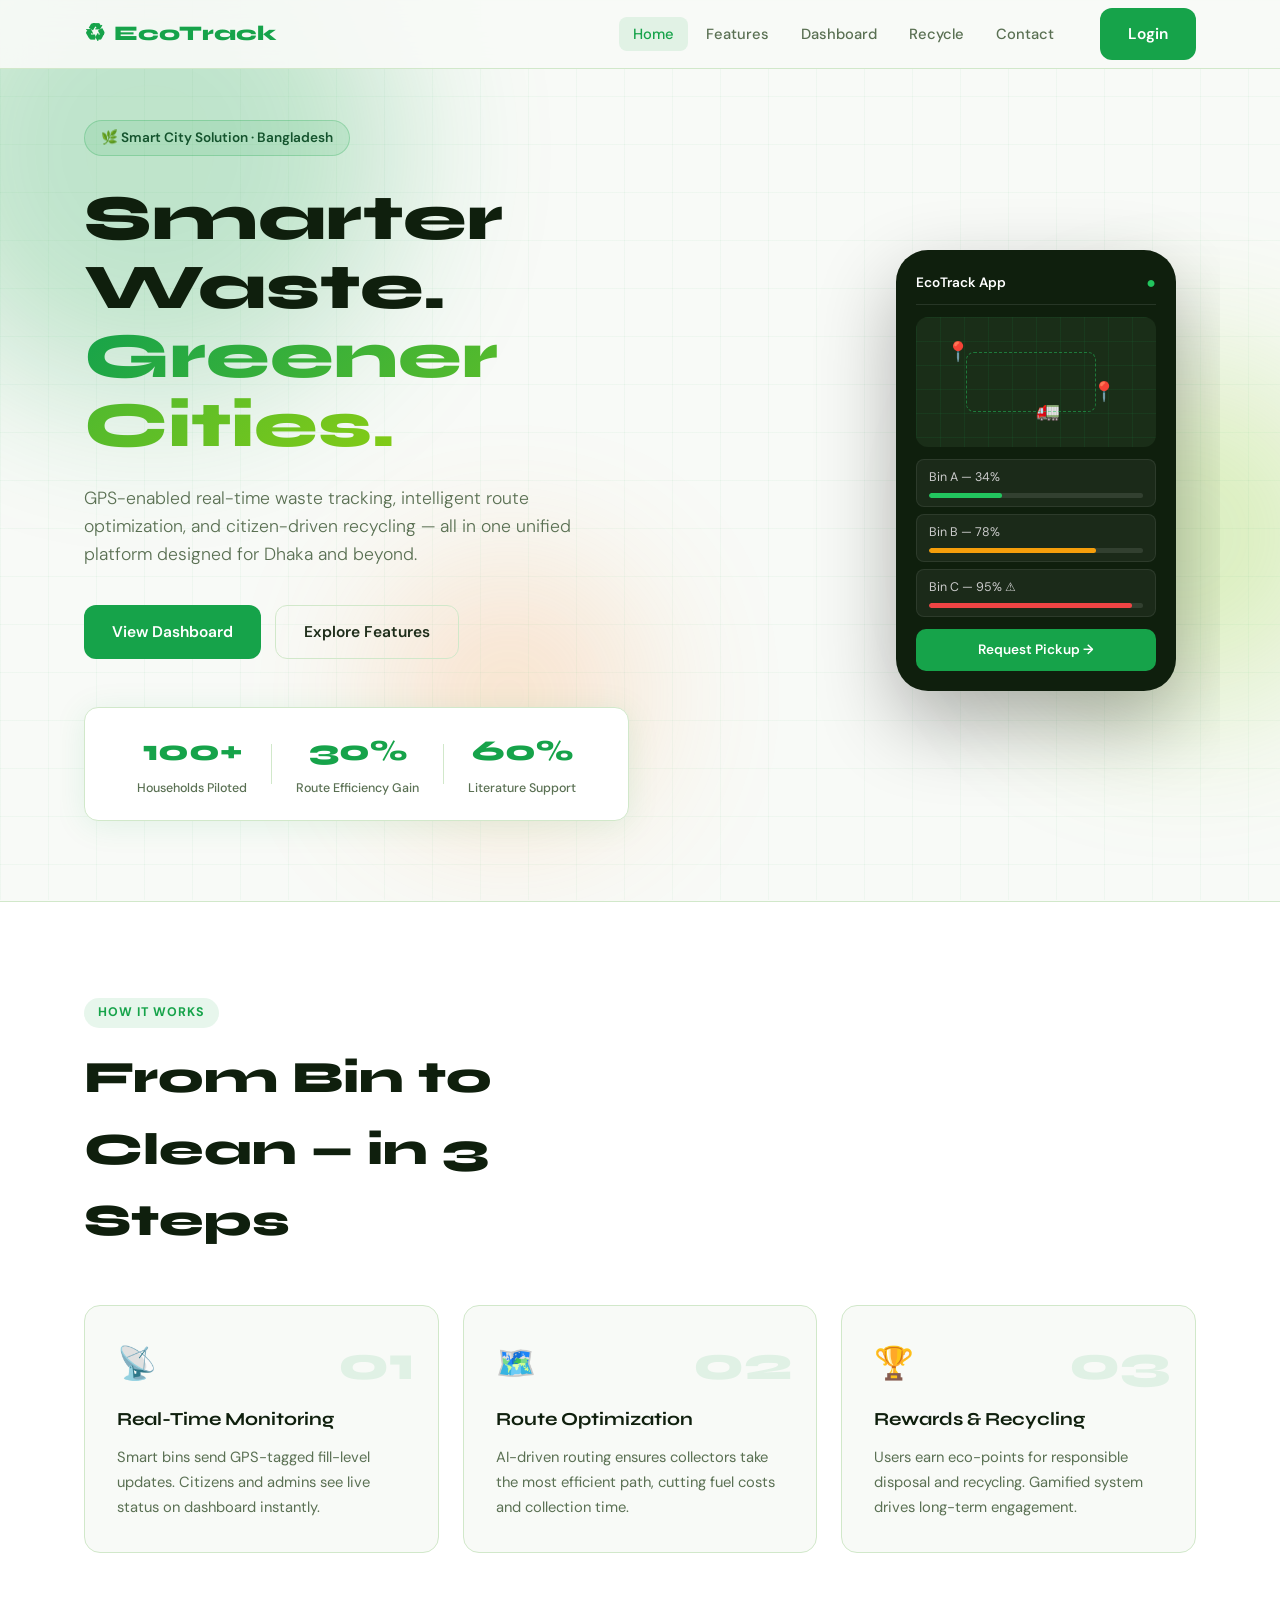
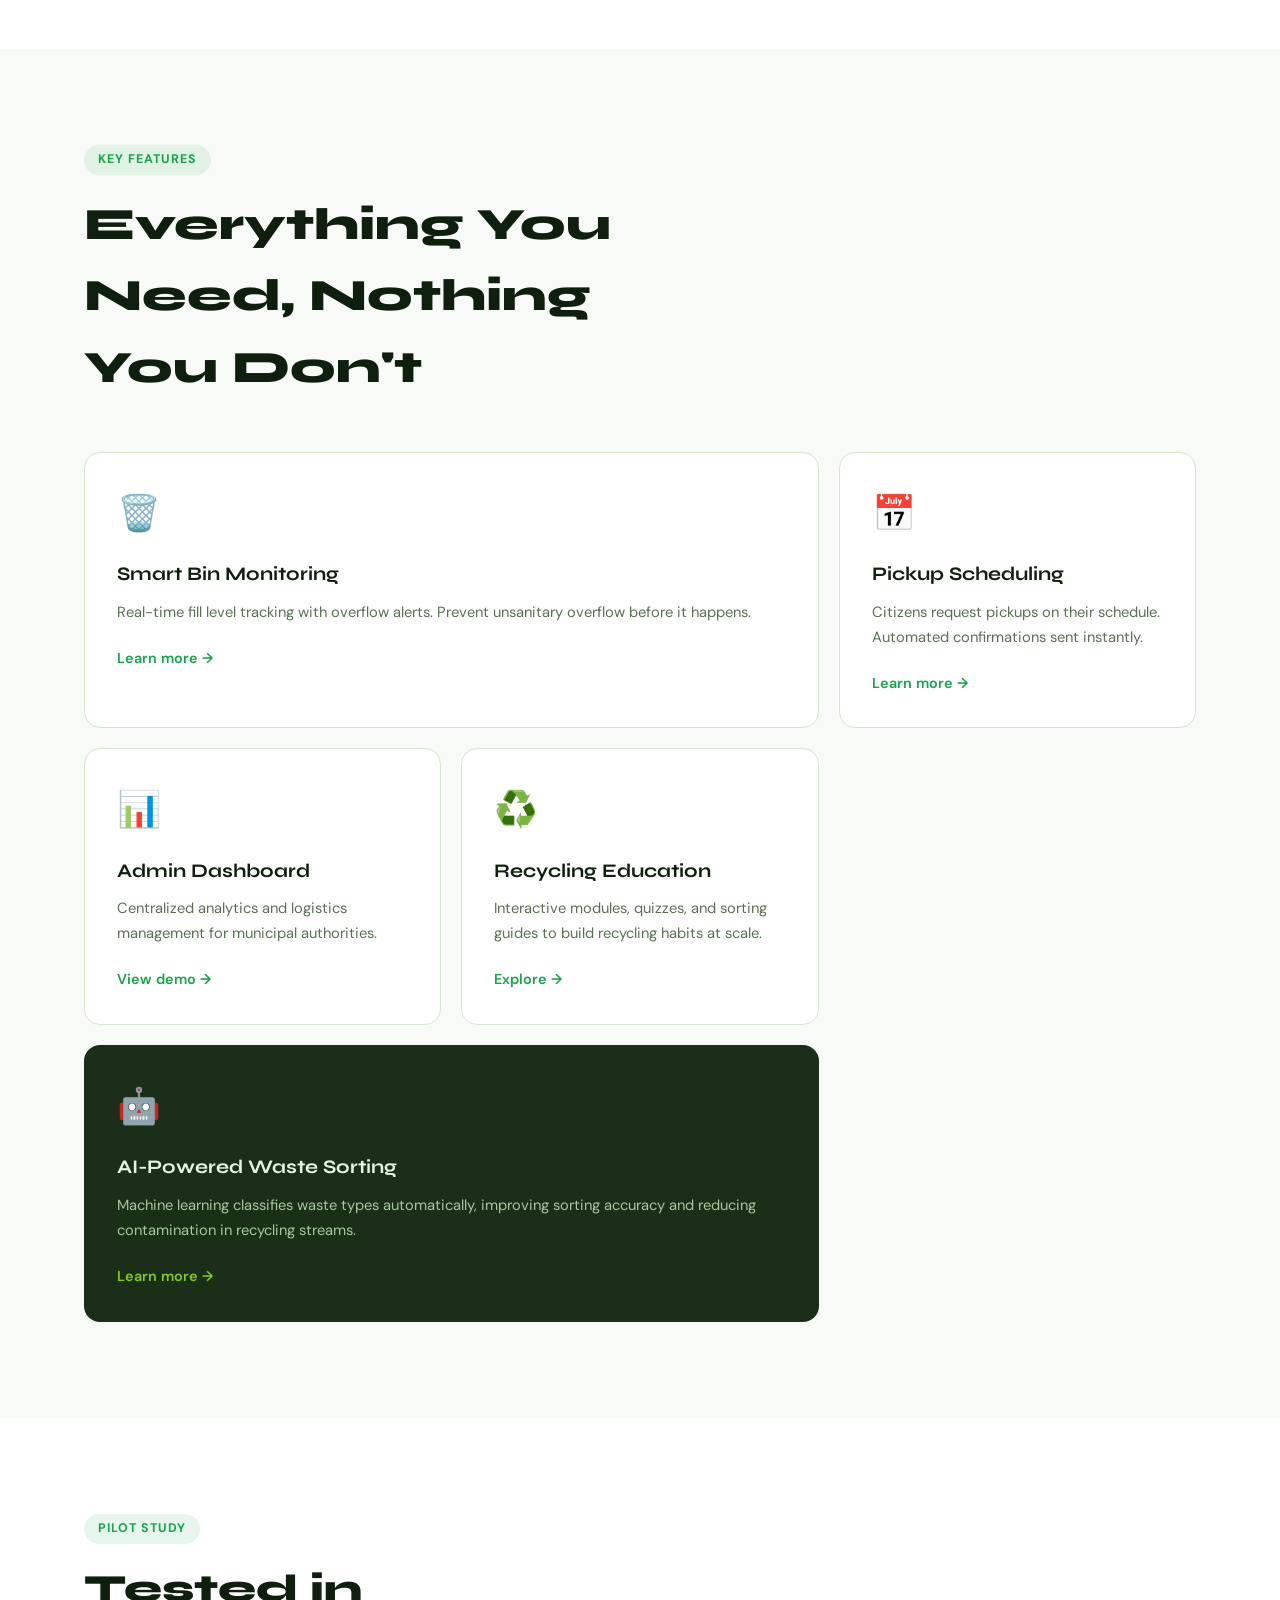
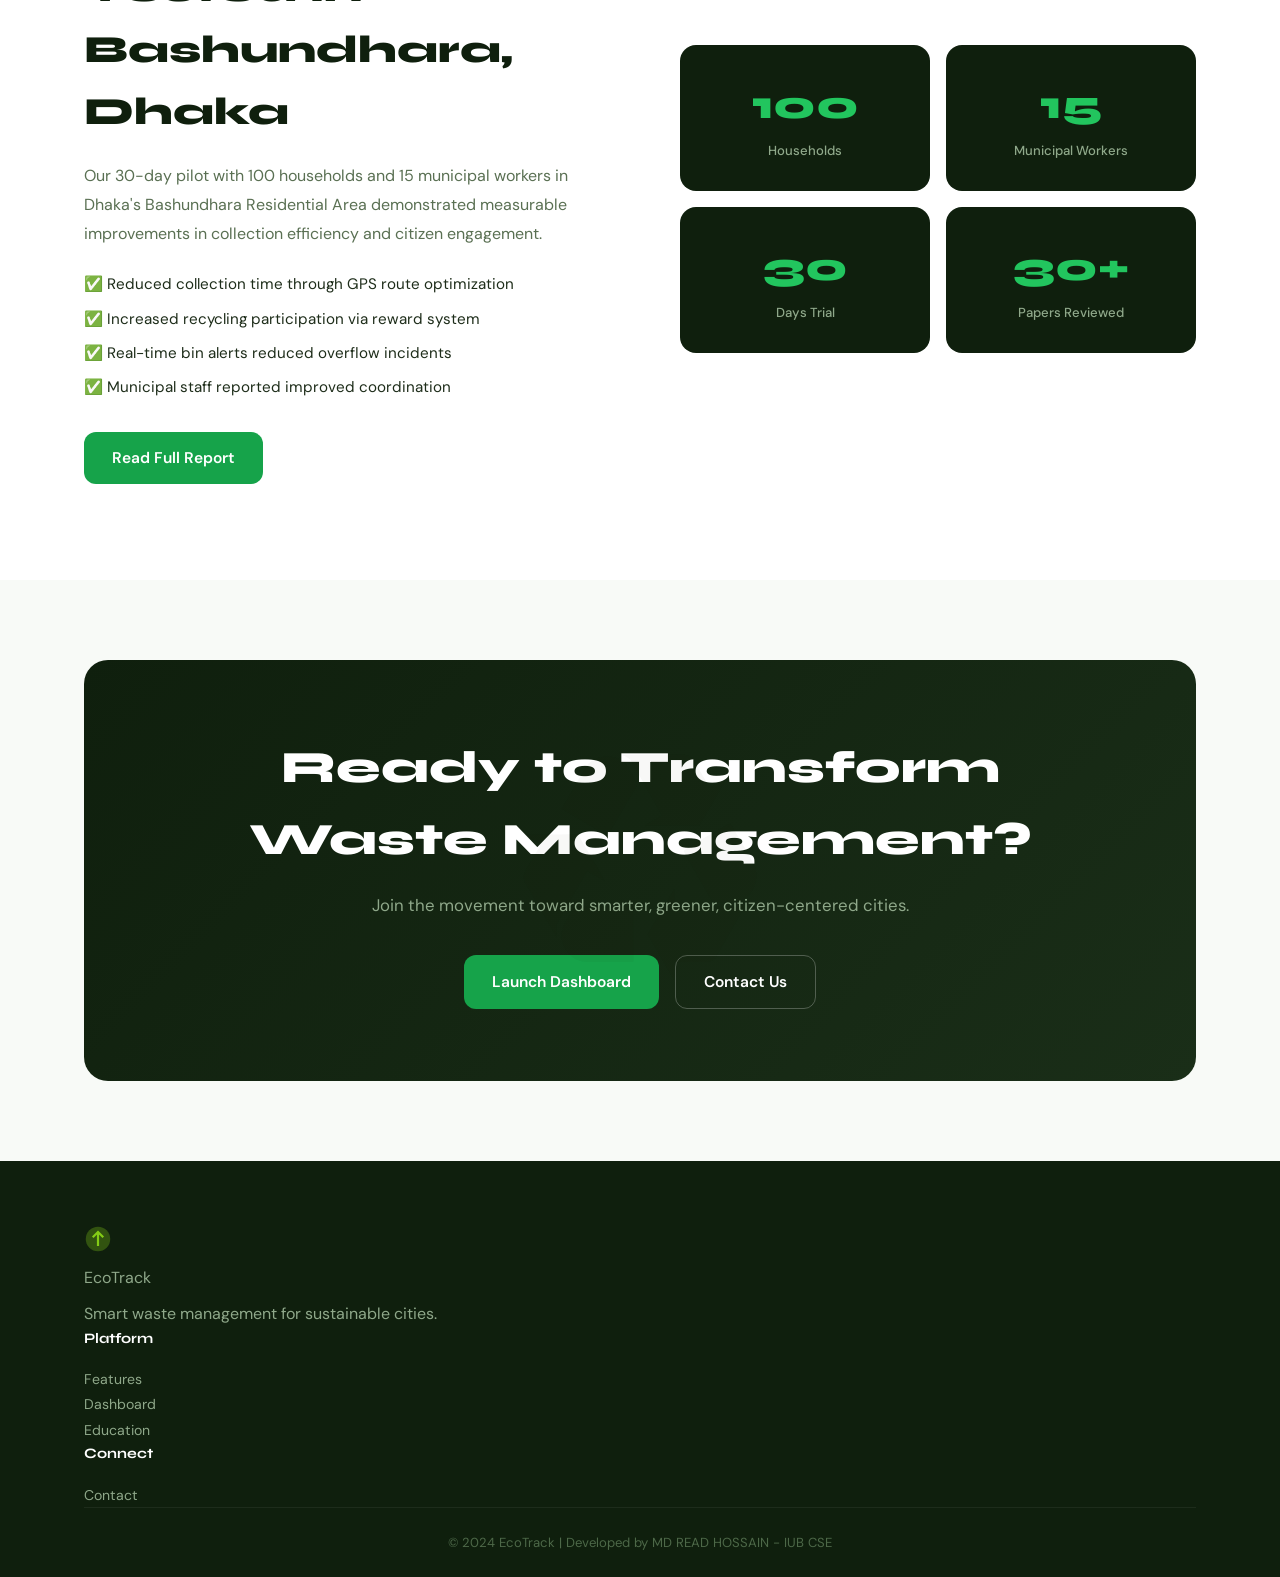
<file: app/src/main/assets/web/index.html>
<!DOCTYPE html>
<html lang="en">
<head>
  <meta charset="UTF-8" />
  <meta name="viewport" content="width=device-width, initial-scale=1.0"/>
  <title>EcoTrack — Smart Waste Management Platform</title>
  <link rel="stylesheet" href="style.css" />
  <link href="https://fonts.googleapis.com/css2?family=Syne:wght@400;600;700;800&family=DM+Sans:ital,wght@0,300;0,400;0,500;1,300&display=swap" rel="stylesheet"/>
</head>
<body>

  <!-- NAVBAR -->
  <nav class="navbar">
    <div class="nav-inner">
      <a href="index.html" class="logo">
        <span class="logo-icon">♻</span>
        <span>EcoTrack</span>
      </a>
      <ul class="nav-links">
        <li><a href="index.html" class="active">Home</a></li>
        <li><a href="features.html">Features</a></li>
        <li><a href="dashboard.html">Dashboard</a></li>
        <li><a href="recycle.html">Recycle</a></li>
        <li><a href="contact.html">Contact</a></li>
      </ul>
      <a href="login.html" class="btn btn-primary nav-cta" id="navLoginBtn">Login</a>
      <button class="hamburger" onclick="toggleMenu()">☰</button>
    </div>
    <ul class="mobile-menu" id="mobileMenu">
      <li><a href="index.html">Home</a></li>
      <li><a href="features.html">Features</a></li>
      <li><a href="dashboard.html">Dashboard</a></li>
      <li><a href="recycle.html">Recycle</a></li>
      <li><a href="contact.html">Contact</a></li>
    </ul>
  </nav>

  <!-- HERO -->
  <section class="hero">
    <div class="hero-bg">
      <div class="orb orb1"></div>
      <div class="orb orb2"></div>
      <div class="orb orb3"></div>
      <div class="grid-lines"></div>
    </div>
    <div class="hero-content">
      <div class="hero-badge">🌿 Smart City Solution · Bangladesh</div>
      <h1 class="hero-title">
        Smarter Waste.<br/>
        <span class="gradient-text">Greener Cities.</span>
      </h1>
      <p class="hero-sub">
        GPS-enabled real-time waste tracking, intelligent route optimization, and citizen-driven recycling — all in one unified platform designed for Dhaka and beyond.
      </p>
      <div class="hero-actions">
        <a href="dashboard.html" class="btn-primary">View Dashboard</a>
        <a href="features.html" class="btn-ghost">Explore Features</a>
      </div>
      <div class="hero-stats">
        <div class="stat">
          <span class="stat-num">100+</span>
          <span class="stat-label">Households Piloted</span>
        </div>
        <div class="stat-divider"></div>
        <div class="stat">
          <span class="stat-num">30%</span>
          <span class="stat-label">Route Efficiency Gain</span>
        </div>
        <div class="stat-divider"></div>
        <div class="stat">
          <span class="stat-num">60%</span>
          <span class="stat-label">Literature Support</span>
        </div>
      </div>
    </div>
    <div class="hero-visual">
      <div class="phone-mockup">
        <div class="phone-screen">
          <div class="app-header">
            <span>EcoTrack App</span>
            <span class="dot-green">●</span>
          </div>
          <div class="app-map">
            <div class="map-pin pin1">📍</div>
            <div class="map-pin pin2">📍</div>
            <div class="map-pin pin3">🚛</div>
            <div class="route-line"></div>
          </div>
          <div class="app-cards">
            <div class="app-card green">
              <span>Bin A — 34%</span>
              <div class="fill-bar"><div class="fill" style="width:34%"></div></div>
            </div>
            <div class="app-card orange">
              <span>Bin B — 78%</span>
              <div class="fill-bar"><div class="fill" style="width:78%; background:#f59e0b"></div></div>
            </div>
            <div class="app-card red">
              <span>Bin C — 95% ⚠</span>
              <div class="fill-bar"><div class="fill" style="width:95%; background:#ef4444"></div></div>
            </div>
          </div>
          <div class="app-btn">Request Pickup →</div>
        </div>
      </div>
    </div>
  </section>

  <!-- HOW IT WORKS -->
  <section class="how-section">
    <div class="container">
      <div class="section-label">How It Works</div>
      <h2 class="section-title">From Bin to Clean — in 3 Steps</h2>
      <div class="steps-grid">
        <div class="step-card">
          <div class="step-num">01</div>
          <div class="step-icon">📡</div>
          <h3>Real-Time Monitoring</h3>
          <p>Smart bins send GPS-tagged fill-level updates. Citizens and admins see live status on dashboard instantly.</p>
        </div>
        <div class="step-card">
          <div class="step-num">02</div>
          <div class="step-icon">🗺️</div>
          <h3>Route Optimization</h3>
          <p>AI-driven routing ensures collectors take the most efficient path, cutting fuel costs and collection time.</p>
        </div>
        <div class="step-card">
          <div class="step-num">03</div>
          <div class="step-icon">🏆</div>
          <h3>Rewards & Recycling</h3>
          <p>Users earn eco-points for responsible disposal and recycling. Gamified system drives long-term engagement.</p>
        </div>
      </div>
    </div>
  </section>

  <!-- FEATURES PREVIEW -->
  <section class="features-preview">
    <div class="container">
      <div class="section-label">Key Features</div>
      <h2 class="section-title">Everything You Need, Nothing You Don't</h2>
      <div class="features-grid">
        <div class="feature-card fc-large">
          <div class="fc-icon">🗑️</div>
          <h3>Smart Bin Monitoring</h3>
          <p>Real-time fill level tracking with overflow alerts. Prevent unsanitary overflow before it happens.</p>
          <a href="features.html" class="fc-link">Learn more →</a>
        </div>
        <div class="feature-card">
          <div class="fc-icon">📅</div>
          <h3>Pickup Scheduling</h3>
          <p>Citizens request pickups on their schedule. Automated confirmations sent instantly.</p>
          <a href="features.html" class="fc-link">Learn more →</a>
        </div>
        <div class="feature-card">
          <div class="fc-icon">📊</div>
          <h3>Admin Dashboard</h3>
          <p>Centralized analytics and logistics management for municipal authorities.</p>
          <a href="dashboard.html" class="fc-link">View demo →</a>
        </div>
        <div class="feature-card">
          <div class="fc-icon">♻️</div>
          <h3>Recycling Education</h3>
          <p>Interactive modules, quizzes, and sorting guides to build recycling habits at scale.</p>
          <a href="recycle.html" class="fc-link">Explore →</a>
        </div>
        <div class="feature-card fc-large dark">
          <div class="fc-icon">🤖</div>
          <h3>AI-Powered Waste Sorting</h3>
          <p>Machine learning classifies waste types automatically, improving sorting accuracy and reducing contamination in recycling streams.</p>
          <a href="features.html" class="fc-link light-link">Learn more →</a>
        </div>
      </div>
    </div>
  </section>

  <!-- PILOT RESULTS -->
  <section class="pilot-section">
    <div class="container">
      <div class="pilot-inner">
        <div class="pilot-text">
          <div class="section-label">Pilot Study</div>
          <h2>Tested in Bashundhara, Dhaka</h2>
          <p>Our 30-day pilot with 100 households and 15 municipal workers in Dhaka's Bashundhara Residential Area demonstrated measurable improvements in collection efficiency and citizen engagement.</p>
          <ul class="pilot-list">
            <li>✅ Reduced collection time through GPS route optimization</li>
            <li>✅ Increased recycling participation via reward system</li>
            <li>✅ Real-time bin alerts reduced overflow incidents</li>
            <li>✅ Municipal staff reported improved coordination</li>
          </ul>
          <a href="features.html" class="btn-primary">Read Full Report</a>
        </div>
        <div class="pilot-stats">
          <div class="pstat-card">
            <span class="pstat-n">100</span>
            <span class="pstat-l">Households</span>
          </div>
          <div class="pstat-card">
            <span class="pstat-n">15</span>
            <span class="pstat-l">Municipal Workers</span>
          </div>
          <div class="pstat-card">
            <span class="pstat-n">30</span>
            <span class="pstat-l">Days Trial</span>
          </div>
          <div class="pstat-card">
            <span class="pstat-n">30+</span>
            <span class="pstat-l">Papers Reviewed</span>
          </div>
        </div>
      </div>
    </div>
  </section>



  <!-- CTA -->
  <section class="cta-section">
    <div class="container">
      <div class="cta-box">
        <h2>Ready to Transform Waste Management?</h2>
        <p>Join the movement toward smarter, greener, citizen-centered cities.</p>
        <div class="cta-actions">
          <a href="dashboard.html" class="btn-primary">Launch Dashboard</a>
          <a href="contact.html" class="btn-ghost-white">Contact Us</a>
        </div>
      </div>
    </div>
  </section>

    </div>
  </section>

  <!-- FOOTER -->
  <footer class="footer">
    <div class="container">
      <div class="footer-grid">
        <div class="footer-col">
          <div class="footer-brand">
            <svg width="28" height="28" viewBox="0 0 32 32" fill="none">
              <circle cx="16" cy="16" r="14" fill="#84cc16" opacity="0.3"/>
              <path d="M16 8 L16 24 M10 14 L16 8 L22 14" stroke="#84cc16" stroke-width="2.5"/>
            </svg>
            <span>EcoTrack</span>
          </div>
          <p>Smart waste management for sustainable cities.</p>
        </div>
        <div class="footer-col">
          <h5>Platform</h5>
          <ul>
            <li><a href="features.html">Features</a></li>
            <li><a href="dashboard.html">Dashboard</a></li>
            <li><a href="recycle.html">Education</a></li>
          </ul>
        </div>
        <div class="footer-col">
          <h5>Connect</h5>
          <ul>
            <li><a href="contact.html">Contact</a></li>
          </ul>
        </div>
      </div>
      <div class="footer-bottom">
        <p>© 2024 EcoTrack | Developed by MD READ HOSSAIN - IUB CSE</p>
      </div>
    </div>
  </footer>

  <script src="script.js"></script>
</body>
</html>
</file>
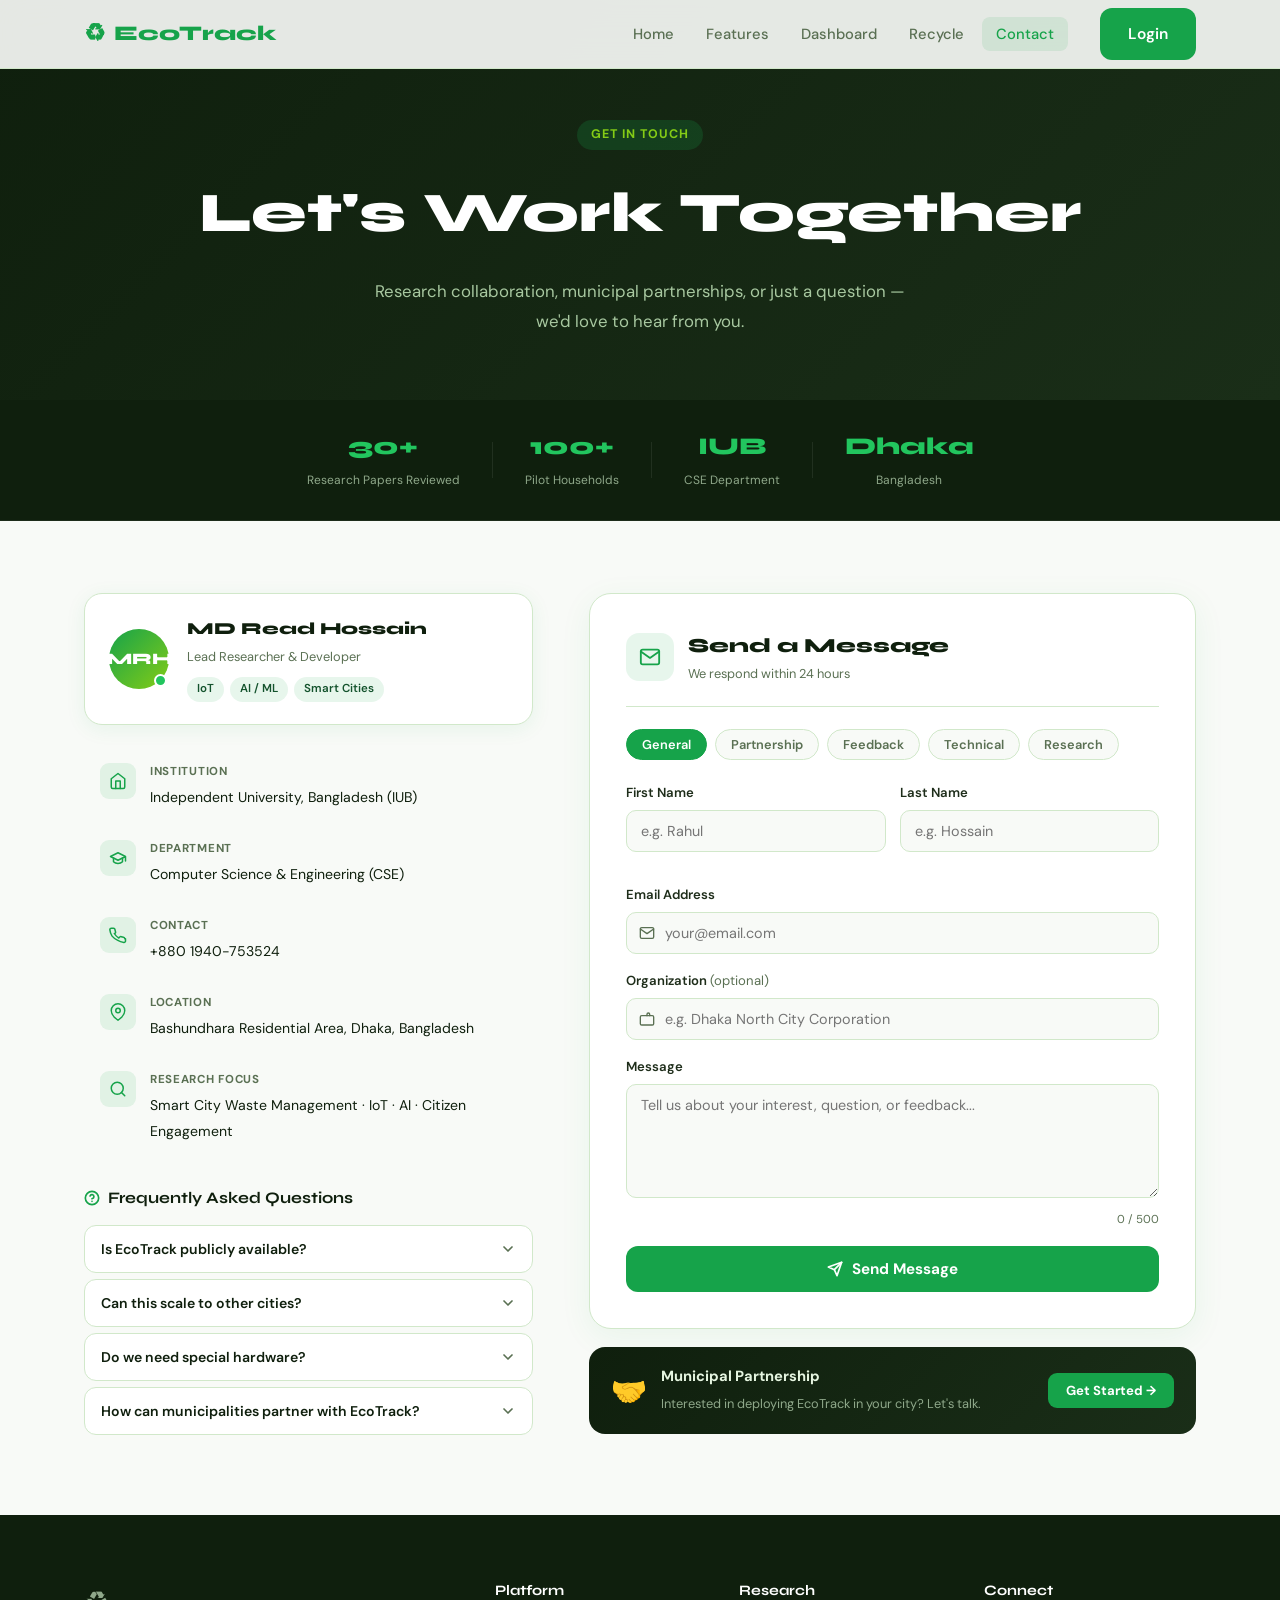
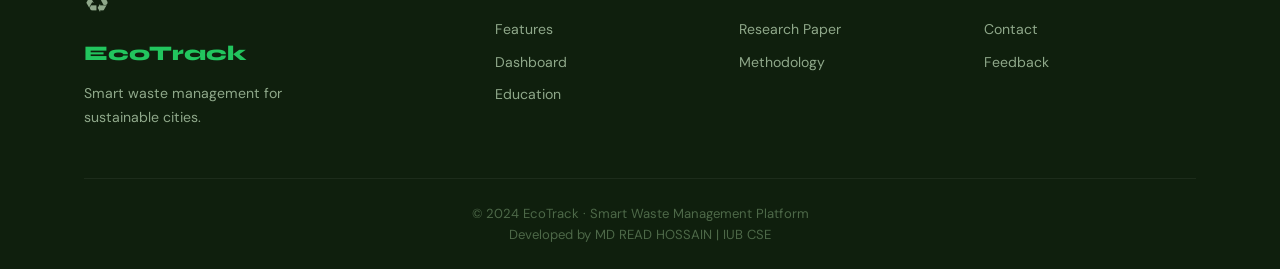
<file: app/src/main/assets/web/contact.html>
<!DOCTYPE html>
<html lang="en">
<head>
  <meta charset="UTF-8">
  <meta name="viewport" content="width=device-width, initial-scale=1.0">
  <title>Contact — EcoTrack</title>
  <link rel="stylesheet" href="style.css">
  <link rel="preconnect" href="https://fonts.googleapis.com">
  <link rel="preconnect" href="https://fonts.gstatic.com" crossorigin>
  <link href="https://fonts.googleapis.com/css2?family=Syne:wght@600;700;800&family=DM+Sans:wght@400;500;600;700&display=swap" rel="stylesheet">
  <style>
    /* ═══ ADMIN CITIZEN MESSAGES ═══ */
    .admin-msg-section {
      margin: 32px 0 0;
      background: var(--dark2);
      border: 1px solid rgba(22,163,74,0.2);
      border-radius: 20px;
      overflow: hidden;
    }
    .admin-msg-header {
      display: flex; align-items: center; justify-content: space-between;
      padding: 22px 28px; border-bottom: 1px solid rgba(22,163,74,0.15);
      background: rgba(22,163,74,0.05); flex-wrap: wrap; gap: 12px;
    }
    .admin-msg-header-left { display: flex; align-items: center; gap: 14px; }
    .admin-msg-icon {
      width: 44px; height: 44px; border-radius: 12px;
      background: rgba(22,163,74,0.15); color: #4ade80;
      display: flex; align-items: center; justify-content: center; flex-shrink: 0;
    }
    .admin-msg-title {
      font-family: 'Syne', sans-serif; font-size: 1.15rem;
      font-weight: 700; color: #e5f5e0; margin-bottom: 2px;
    }
    .admin-msg-sub { font-size: 0.78rem; color: #5a7a54; }
    .admin-msg-header-right { display: flex; align-items: center; gap: 10px; }
    .admin-unread-badge {
      background: #ef4444; color: #fff;
      font-size: 0.72rem; font-weight: 700;
      padding: 4px 12px; border-radius: 20px;
    }
    .admin-refresh-btn {
      background: rgba(22,163,74,0.12); border: 1px solid rgba(22,163,74,0.25);
      color: #4ade80; padding: 7px 16px; border-radius: 8px;
      font-size: 0.8rem; font-weight: 600; cursor: pointer;
      font-family: 'DM Sans', sans-serif; transition: all 0.2s;
    }
    .admin-refresh-btn:hover { background: rgba(22,163,74,0.22); }

    .admin-filter-tabs {
      display: flex; gap: 6px; padding: 16px 28px 0;
    }
    .admin-tab {
      padding: 7px 18px; border-radius: 20px; font-size: 0.8rem; font-weight: 600;
      border: 1.5px solid rgba(255,255,255,0.08); background: transparent;
      color: #5a7a54; cursor: pointer; transition: all 0.2s;
      font-family: 'DM Sans', sans-serif;
    }
    .admin-tab:hover { border-color: rgba(22,163,74,0.4); color: #4ade80; }
    .admin-tab.active { background: #16a34a; border-color: #16a34a; color: #fff; }

    .admin-msg-list {
      padding: 16px 28px 28px;
      display: flex; flex-direction: column; gap: 12px;
      max-height: 600px; overflow-y: auto;
    }
    .admin-msg-list::-webkit-scrollbar { width: 4px; }
    .admin-msg-list::-webkit-scrollbar-thumb { background: rgba(22,163,74,0.3); border-radius: 4px; }

    .admin-msg-empty {
      text-align: center; padding: 40px 20px;
      color: #4d6848; display: flex; flex-direction: column;
      align-items: center; gap: 10px;
    }
    .admin-msg-empty p { font-size: 1rem; font-weight: 600; color: #5a7a54; }
    .admin-msg-empty span { font-size: 0.82rem; }

    /* Each message card */
    .admin-msg-card {
      background: rgba(255,255,255,0.04);
      border: 1px solid rgba(255,255,255,0.08);
      border-radius: 14px; overflow: hidden;
      transition: border-color 0.2s;
    }
    .admin-msg-card:hover { border-color: rgba(22,163,74,0.3); }
    .admin-msg-card.unread-card { border-color: rgba(22,163,74,0.35); }
    .admin-msg-card.replied-card { border-color: rgba(255,255,255,0.06); opacity: 0.85; }

    .admin-msg-card-top {
      display: flex; align-items: flex-start; justify-content: space-between;
      padding: 16px 18px 14px; gap: 12px;
    }
    .admin-msg-card-left { flex: 1; min-width: 0; }
    .admin-msg-meta-row {
      display: flex; align-items: center; gap: 8px; flex-wrap: wrap; margin-bottom: 7px;
    }
    .admin-sender-avatar {
      width: 30px; height: 30px; border-radius: 50%; flex-shrink: 0;
      background: linear-gradient(135deg, #16a34a, #84cc16);
      display: flex; align-items: center; justify-content: center;
      font-size: 0.72rem; font-weight: 800; color: #fff;
    }
    .admin-sender-name { font-size: 0.88rem; font-weight: 700; color: #e5f5e0; }
    .admin-sender-email { font-size: 0.75rem; color: #5a7a54; }
    .admin-msg-time { font-size: 0.72rem; color: #4d6848; margin-left: auto; white-space: nowrap; }
    .admin-msg-tag {
      display: inline-block; padding: 2px 10px; border-radius: 20px;
      font-size: 0.68rem; font-weight: 700; text-transform: capitalize;
    }
    .admin-msg-subject {
      font-size: 0.9rem; font-weight: 700; color: #c8eabc; margin-bottom: 4px;
    }
    .admin-msg-body-text {
      font-size: 0.83rem; color: #8fa88a; line-height: 1.55;
      display: -webkit-box; -webkit-line-clamp: 2; -webkit-box-orient: vertical;
      overflow: hidden;
    }
    .admin-msg-card-actions {
      display: flex; gap: 8px; padding: 0 18px 14px; flex-wrap: wrap;
    }
    .admin-reply-btn {
      display: flex; align-items: center; gap: 6px;
      padding: 7px 16px; border-radius: 8px;
      font-size: 0.8rem; font-weight: 700; cursor: pointer;
      border: none; font-family: 'DM Sans', sans-serif; transition: all 0.2s;
      background: #16a34a; color: #fff;
    }
    .admin-reply-btn:hover { background: #15803d; }
    .admin-reply-btn.edit-reply { background: rgba(22,163,74,0.12); border: 1px solid rgba(22,163,74,0.3); color: #4ade80; }
    .admin-reply-btn.edit-reply:hover { background: rgba(22,163,74,0.22); }
    .admin-mark-btn {
      padding: 7px 14px; border-radius: 8px;
      font-size: 0.8rem; font-weight: 600; cursor: pointer;
      border: 1px solid rgba(255,255,255,0.1);
      background: rgba(255,255,255,0.04); color: #5a7a54;
      font-family: 'DM Sans', sans-serif; transition: all 0.2s;
    }
    .admin-mark-btn:hover { border-color: rgba(22,163,74,0.3); color: #4ade80; }
    .admin-delete-btn {
      padding: 7px 14px; border-radius: 8px;
      font-size: 0.8rem; font-weight: 600; cursor: pointer;
      border: 1px solid rgba(239,68,68,0.2);
      background: rgba(239,68,68,0.05); color: #f87171;
      font-family: 'DM Sans', sans-serif; transition: all 0.2s; margin-left: auto;
    }
    .admin-delete-btn:hover { background: rgba(239,68,68,0.15); }

    /* Replied preview inside card */
    .admin-replied-preview {
      margin: 0 18px 14px;
      background: rgba(22,163,74,0.08);
      border: 1px solid rgba(22,163,74,0.2);
      border-radius: 10px; padding: 10px 14px;
    }
    .admin-replied-label {
      font-size: 0.7rem; font-weight: 700; color: #4ade80;
      text-transform: uppercase; letter-spacing: 0.05em; margin-bottom: 4px;
    }
    .admin-replied-text { font-size: 0.82rem; color: #8fa88a; line-height: 1.5; }

    .unread-dot-badge {
      display: inline-block; width: 8px; height: 8px;
      background: #ef4444; border-radius: 50'; flex-shrink: 0;
      animation: pulse2 1.5s ease-in-out infinite;
    }
    @keyframes pulse2 { 0%,100%{opacity:1} 50%{opacity:0.4} }

    /* Reply Modal */
    .reply-modal-box {
      background: #1a2e18; border: 1px solid rgba(22,163,74,0.25);
      border-radius: 22px; padding: 32px; max-width: 520px; width: 100%;
      box-shadow: 0 24px 60px rgba(0,0,0,0.5);
    }
    .reply-modal-header {
      display: flex; align-items: flex-start; justify-content: space-between;
      margin-bottom: 20px;
    }
    .reply-modal-title {
      font-family: 'Syne', sans-serif; font-size: 1.15rem;
      font-weight: 700; color: #e5f5e0; margin-bottom: 4px;
    }
    .reply-modal-sub { font-size: 0.8rem; color: #5a7a54; }
    .reply-modal-close {
      background: rgba(255,255,255,0.06); border: none; color: #5a7a54;
      width: 30px; height: 30px; border-radius: 50%; cursor: pointer;
      font-size: 0.8rem; display: flex; align-items: center; justify-content: center;
      flex-shrink: 0; transition: all 0.2s;
    }
    .reply-modal-close:hover { background: rgba(239,68,68,0.15); color: #f87171; }
    .reply-modal-preview {
      background: rgba(22,163,74,0.07); border: 1px solid rgba(22,163,74,0.2);
      border-radius: 10px; padding: 12px 16px; margin-bottom: 18px;
      font-size: 0.82rem; color: #8fa88a; line-height: 1.55;
      max-height: 90px; overflow-y: auto;
    }
    .reply-modal-body { margin-bottom: 16px; }
    .reply-label {
      display: block; font-size: 0.78rem; font-weight: 700;
      color: #5a7a54; text-transform: uppercase; letter-spacing: 0.05em; margin-bottom: 8px;
    }
    .reply-textarea {
      width: 100%; background: rgba(255,255,255,0.04);
      border: 1.5px solid rgba(22,163,74,0.2); border-radius: 12px;
      padding: 12px 14px; color: #e5f5e0;
      font-family: 'DM Sans', sans-serif; font-size: 0.9rem;
      resize: vertical; outline: none; transition: border-color 0.2s; min-height: 110px;
    }
    .reply-textarea:focus { border-color: #16a34a; }
    .reply-char { display: block; text-align: right; font-size: 0.7rem; color: #4d6848; margin-top: 4px; }
    .reply-modal-actions { display: flex; gap: 10px; }
    .reply-send-btn {
      flex: 1; display: flex; align-items: center; justify-content: center; gap: 7px;
      padding: 12px; background: #16a34a; color: #fff;
      border: none; border-radius: 12px; font-size: 0.9rem;
      font-weight: 700; cursor: pointer; font-family: 'DM Sans', sans-serif;
      transition: all 0.2s;
    }
    .reply-send-btn:hover { background: #15803d; }
    .reply-cancel-btn {
      padding: 12px 20px; background: rgba(255,255,255,0.04);
      border: 1px solid rgba(255,255,255,0.1); border-radius: 12px;
      color: #5a7a54; font-size: 0.9rem; font-weight: 600;
      cursor: pointer; font-family: 'DM Sans', sans-serif; transition: all 0.2s;
    }
    .reply-cancel-btn:hover { border-color: rgba(22,163,74,0.3); color: #4ade80; }

    @media (max-width: 700px) {
      .admin-msg-header { flex-direction: column; align-items: flex-start; }
      .admin-msg-list { padding: 12px 16px 20px; }
      .admin-msg-card-top { flex-direction: column; }
      .admin-filter-tabs { padding: 12px 16px 0; flex-wrap: wrap; }
    }

    .admin-contact-section { padding: 32px 0 0; }
  </style>
</head>
<body>

  <nav class="navbar">
    <div class="nav-inner">
      <a href="index.html" class="logo"><span class="logo-icon">♻</span><span>EcoTrack</span></a>
      <ul class="nav-links">
        <li><a href="index.html">Home</a></li>
        <li><a href="features.html">Features</a></li>
        <li><a href="dashboard.html">Dashboard</a></li>
        <li><a href="recycle.html">Recycle</a></li>
        <li><a href="contact.html" class="active">Contact</a></li>
      </ul>
      <a href="login.html" class="btn btn-primary nav-cta" id="navLoginBtn">Login</a>
      <button class="hamburger" onclick="toggleMenu()">☰</button>
    </div>
    <ul class="mobile-menu" id="mobileMenu">
      <li><a href="index.html">Home</a></li>
      <li><a href="features.html">Features</a></li>
      <li><a href="dashboard.html">Dashboard</a></li>
      <li><a href="recycle.html">Recycle</a></li>
      <li><a href="contact.html">Contact</a></li>
    </ul>
  </nav>

  <!-- HERO -->
  <section class="page-hero">
    <div class="container">
      <div class="page-hero-badge">Get in Touch</div>
      <h1>Let's Work Together</h1>
      <p>Research collaboration, municipal partnerships, or just a question — we'd love to hear from you.</p>
    </div>
  </section>

  <!-- STATS STRIP -->
  <div class="contact-stats-strip">
    <div class="container">
      <div class="contact-stats-row">
        <div class="cstat"><span class="cstat-num">30+</span><span class="cstat-label">Research Papers Reviewed</span></div>
        <div class="cstat-div"></div>
        <div class="cstat"><span class="cstat-num">100+</span><span class="cstat-label">Pilot Households</span></div>
        <div class="cstat-div"></div>
        <div class="cstat"><span class="cstat-num">IUB</span><span class="cstat-label">CSE Department</span></div>
        <div class="cstat-div"></div>
        <div class="cstat"><span class="cstat-num">Dhaka</span><span class="cstat-label">Bangladesh</span></div>
      </div>
    </div>
  </div>

  <!-- MAIN -->
  <section class="contact-main-section">
    <div class="container">
      <div class="contact-two-col">

        <!-- LEFT -->
        <div class="contact-left">

          <!-- Researcher card -->
          <div class="researcher-card">
            <div class="rc-avatar-wrap">
              <div class="rc-avatar">MRH</div>
              <div class="rc-online-dot"></div>
            </div>
            <div class="rc-info">
              <h3 class="rc-name">MD Read Hossain</h3>
              <span class="rc-role">Lead Researcher &amp; Developer</span>
              <div class="rc-tags">
                <span class="rc-tag">IoT</span>
                <span class="rc-tag">AI / ML</span>
                <span class="rc-tag">Smart Cities</span>
              </div>
            </div>
          </div>

          <!-- Info list -->
          <div class="contact-info-list">
            <div class="ci2-item">
              <div class="ci2-icon">
                <svg width="18" height="18" viewBox="0 0 24 24" fill="none" stroke="currentColor" stroke-width="2" stroke-linecap="round" stroke-linejoin="round"><path d="M3 9l9-7 9 7v11a2 2 0 0 1-2 2H5a2 2 0 0 1-2-2z"/><polyline points="9 22 9 12 15 12 15 22"/></svg>
              </div>
              <div class="ci2-body">
                <span class="ci2-label">Institution</span>
                <span class="ci2-value">Independent University, Bangladesh (IUB)</span>
              </div>
            </div>
            <div class="ci2-item">
              <div class="ci2-icon">
                <svg width="18" height="18" viewBox="0 0 24 24" fill="none" stroke="currentColor" stroke-width="2" stroke-linecap="round" stroke-linejoin="round"><path d="M22 10v6M2 10l10-5 10 5-10 5z"/><path d="M6 12v5c3 3 9 3 12 0v-5"/></svg>
              </div>
              <div class="ci2-body">
                <span class="ci2-label">Department</span>
                <span class="ci2-value">Computer Science &amp; Engineering (CSE)</span>
              </div>
            </div>
            <div class="ci2-item">
              <div class="ci2-icon">
                <svg width="18" height="18" viewBox="0 0 24 24" fill="none" stroke="currentColor" stroke-width="2" stroke-linecap="round" stroke-linejoin="round"><path d="M22 16.92v3a2 2 0 0 1-2.18 2 19.79 19.79 0 0 1-8.63-3.07A19.5 19.5 0 0 1 4.14 13.5a19.79 19.79 0 0 1-3.07-8.67A2 2 0 0 1 3.08 3H6a2 2 0 0 1 2 1.72c.127.96.361 1.903.7 2.81a2 2 0 0 1-.45 2.11L7.09 10a16 16 0 0 0 6 6l1.27-1.27a2 2 0 0 1 2.11-.45c.907.339 1.85.573 2.81.7A2 2 0 0 1 21 17z"/></svg>
              </div>
              <div class="ci2-body">
                <span class="ci2-label">Contact</span>
                <span class="ci2-value">+880 1940-753524</span>
              </div>
            </div>
            <div class="ci2-item">
              <div class="ci2-icon">
                <svg width="18" height="18" viewBox="0 0 24 24" fill="none" stroke="currentColor" stroke-width="2" stroke-linecap="round" stroke-linejoin="round"><path d="M21 10c0 7-9 13-9 13s-9-6-9-13a9 9 0 0 1 18 0z"/><circle cx="12" cy="10" r="3"/></svg>
              </div>
              <div class="ci2-body">
                <span class="ci2-label">Location</span>
                <span class="ci2-value">Bashundhara Residential Area, Dhaka, Bangladesh</span>
              </div>
            </div>
            <div class="ci2-item">
              <div class="ci2-icon">
                <svg width="18" height="18" viewBox="0 0 24 24" fill="none" stroke="currentColor" stroke-width="2" stroke-linecap="round" stroke-linejoin="round"><circle cx="11" cy="11" r="8"/><line x1="21" y1="21" x2="16.65" y2="16.65"/></svg>
              </div>
              <div class="ci2-body">
                <span class="ci2-label">Research Focus</span>
                <span class="ci2-value">Smart City Waste Management · IoT · AI · Citizen Engagement</span>
              </div>
            </div>
          </div>

          <!-- FAQ -->
          <div class="faq2-section">
            <h3 class="faq2-title">
              <svg width="16" height="16" viewBox="0 0 24 24" fill="none" stroke="currentColor" stroke-width="2.5" stroke-linecap="round" stroke-linejoin="round"><circle cx="12" cy="12" r="10"/><path d="M9.09 9a3 3 0 0 1 5.83 1c0 2-3 3-3 3"/><line x1="12" y1="17" x2="12.01" y2="17"/></svg>
              Frequently Asked Questions
            </h3>
            <div class="faq2-list">
              <div class="faq2-item">
                <button class="faq2-q" onclick="toggleFAQ(this)">
                  Is EcoTrack publicly available?
                  <svg class="faq2-arrow" width="16" height="16" viewBox="0 0 24 24" fill="none" stroke="currentColor" stroke-width="2.5" stroke-linecap="round" stroke-linejoin="round"><polyline points="6 9 12 15 18 9"/></svg>
                </button>
                <div class="faq2-a">Currently, EcoTrack is in pilot phase in the Bashundhara area. We plan to expand based on feedback and municipal partnerships.</div>
              </div>
              <div class="faq2-item">
                <button class="faq2-q" onclick="toggleFAQ(this)">
                  Can this scale to other cities?
                  <svg class="faq2-arrow" width="16" height="16" viewBox="0 0 24 24" fill="none" stroke="currentColor" stroke-width="2.5" stroke-linecap="round" stroke-linejoin="round"><polyline points="6 9 12 15 18 9"/></svg>
                </button>
                <div class="faq2-a">Yes. The platform is hardware-independent and designed to scale. It can be deployed in any municipality with minimal configuration changes.</div>
              </div>
              <div class="faq2-item">
                <button class="faq2-q" onclick="toggleFAQ(this)">
                  Do we need special hardware?
                  <svg class="faq2-arrow" width="16" height="16" viewBox="0 0 24 24" fill="none" stroke="currentColor" stroke-width="2.5" stroke-linecap="round" stroke-linejoin="round"><polyline points="6 9 12 15 18 9"/></svg>
                </button>
                <div class="faq2-a">No special hardware required. The system works with smartphones and standard GPS trackers. Optional IoT sensors can be integrated later.</div>
              </div>
              <div class="faq2-item">
                <button class="faq2-q" onclick="toggleFAQ(this)">
                  How can municipalities partner with EcoTrack?
                  <svg class="faq2-arrow" width="16" height="16" viewBox="0 0 24 24" fill="none" stroke="currentColor" stroke-width="2.5" stroke-linecap="round" stroke-linejoin="round"><polyline points="6 9 12 15 18 9"/></svg>
                </button>
                <div class="faq2-a">Reach out via the contact form selecting "Partnership / Collaboration" — we'll arrange a demo and discuss integration requirements for your city.</div>
              </div>
            </div>
          </div>
        </div>

        <!-- RIGHT — Form -->
        <div class="contact-right">

          <!-- ADMIN VIEW — Citizen Messages (replaces "Send a Message" when logged in as Admin) -->
          <div class="admin-msg-section" id="adminMsgSection" style="display:none; margin-top:0;">
            <div class="admin-msg-header">
              <div class="admin-msg-header-left">
                <div class="admin-msg-icon">
                  <svg width="20" height="20" viewBox="0 0 24 24" fill="none" stroke="currentColor" stroke-width="2" stroke-linecap="round" stroke-linejoin="round"><path d="M21 15a2 2 0 0 1-2 2H7l-4 4V5a2 2 0 0 1 2-2h14a2 2 0 0 1 2 2z"/></svg>
                </div>
                <div>
                  <h2 class="admin-msg-title">Citizen Messages</h2>
                  <p class="admin-msg-sub">Messages from citizens via Contact page & User Dashboard</p>
                </div>
              </div>
              <div class="admin-msg-header-right">
                <span class="admin-unread-badge" id="adminUnreadBadge" style="display:none">0 unread</span>
                <button class="admin-refresh-btn" onclick="loadAdminMessages()">↻ Refresh</button>
              </div>
            </div>

            <!-- Filter tabs -->
            <div class="admin-filter-tabs">
              <button class="admin-tab active" onclick="filterMsgs('all', this)">All</button>
              <button class="admin-tab" onclick="filterMsgs('unread', this)">Unread</button>
              <button class="admin-tab" onclick="filterMsgs('replied', this)">Replied</button>
              <button class="admin-tab" onclick="filterMsgs('pending', this)">Pending</button>
            </div>
            <div style="padding:12px 28px 0">
              <input type="text" id="adminSearchInput" oninput="loadAdminMessages()" placeholder="🔍  Search by name, email or message…" style="width:100%;padding:10px 16px;background:rgba(255,255,255,0.05);border:1.5px solid rgba(22,163,74,0.2);border-radius:10px;color:#e5f5e0;font-family:'DM Sans',sans-serif;font-size:0.85rem;outline:none;transition:border-color 0.2s" onfocus="this.style.borderColor='#16a34a'" onblur="this.style.borderColor='rgba(22,163,74,0.2)'">
            </div>

            <!-- Message list -->
            <div class="admin-msg-list" id="adminMsgList">
              <div class="admin-msg-empty" id="adminMsgEmpty">
                <span style="font-size:2.5rem">📭</span>
                <p>No citizen messages yet.</p>
                <span>Messages sent from the Contact page will appear here.</span>
              </div>
            </div>
          </div>

          <div class="contact-form-card" id="contactFormCard">
            <div class="form-card-header">
              <div class="form-card-icon">
                <svg width="22" height="22" viewBox="0 0 24 24" fill="none" stroke="currentColor" stroke-width="2" stroke-linecap="round" stroke-linejoin="round"><path d="M4 4h16c1.1 0 2 .9 2 2v12c0 1.1-.9 2-2 2H4c-1.1 0-2-.9-2-2V6c0-1.1.9-2 2-2z"/><polyline points="22,6 12,13 2,6"/></svg>
              </div>
              <div>
                <h2 class="form-card-title">Send a Message</h2>
                <p class="form-card-sub">We respond within 24 hours</p>
              </div>
            </div>

            <div class="subject-pills" id="subjectPills">
              <button class="subj-pill active" onclick="setPill(this,'general')">General</button>
              <button class="subj-pill" onclick="setPill(this,'partnership')">Partnership</button>
              <button class="subj-pill" onclick="setPill(this,'feedback')">Feedback</button>
              <button class="subj-pill" onclick="setPill(this,'technical')">Technical</button>
              <button class="subj-pill" onclick="setPill(this,'research')">Research</button>
            </div>

            <form id="contactForm" onsubmit="submitForm(event)">
              <input type="hidden" id="subjectHidden" name="subject" value="general">
              <div class="form-row2">
                <div class="form-group2">
                  <label>First Name</label>
                  <input type="text" placeholder="e.g. Rahul" required>
                </div>
                <div class="form-group2">
                  <label>Last Name</label>
                  <input type="text" placeholder="e.g. Hossain" required>
                </div>
              </div>
              <div class="form-group2">
                <label>Email Address</label>
                <div class="input-icon-wrap">
                  <svg class="input-svg-icon" width="16" height="16" viewBox="0 0 24 24" fill="none" stroke="currentColor" stroke-width="2" stroke-linecap="round" stroke-linejoin="round"><path d="M4 4h16c1.1 0 2 .9 2 2v12c0 1.1-.9 2-2 2H4c-1.1 0-2-.9-2-2V6c0-1.1.9-2 2-2z"/><polyline points="22,6 12,13 2,6"/></svg>
                  <input type="email" placeholder="your@email.com" required>
                </div>
              </div>
              <div class="form-group2">
                <label>Organization <span class="label-opt">(optional)</span></label>
                <div class="input-icon-wrap">
                  <svg class="input-svg-icon" width="16" height="16" viewBox="0 0 24 24" fill="none" stroke="currentColor" stroke-width="2" stroke-linecap="round" stroke-linejoin="round"><rect x="2" y="7" width="20" height="14" rx="2"/><path d="M16 7V5a2 2 0 0 0-4 0v2"/></svg>
                  <input type="text" placeholder="e.g. Dhaka North City Corporation">
                </div>
              </div>
              <div class="form-group2">
                <label>Message</label>
                <textarea id="message" rows="5" placeholder="Tell us about your interest, question, or feedback..." required></textarea>
                <span class="char-count" id="charCount">0 / 500</span>
              </div>
              <button type="submit" class="form-submit-btn">
                <svg width="16" height="16" viewBox="0 0 24 24" fill="none" stroke="currentColor" stroke-width="2.5" stroke-linecap="round" stroke-linejoin="round"><line x1="22" y1="2" x2="11" y2="13"/><polygon points="22 2 15 22 11 13 2 9 22 2"/></svg>
                Send Message
              </button>
            </form>

            <div id="formSuccess" class="form-success2" style="display:none;">
              <div class="success-icon">
                <svg width="28" height="28" viewBox="0 0 24 24" fill="none" stroke="currentColor" stroke-width="2.5" stroke-linecap="round" stroke-linejoin="round"><polyline points="20 6 9 17 4 12"/></svg>
              </div>
              <h4>Message Sent!</h4>
              <p>Thank you for reaching out. We'll get back to you within 24 hours.</p>
              <a href="user-dashboard.html" id="successDashLink" style="display:none; margin-top:8px; background:#16a34a; color:white; padding:10px 20px; border-radius:10px; font-size:13px; font-weight:700; text-decoration:none;">View in My Dashboard →</a>
            </div>
          </div>

          <!-- Partnership CTA -->
          <div class="partner-cta-card">
            <span class="pcc-emoji">🤝</span>
            <div class="pcc-body">
              <strong>Municipal Partnership</strong>
              <span>Interested in deploying EcoTrack in your city? Let's talk.</span>
            </div>
            <button class="pcc-btn" onclick="setPillByName('partnership'); document.getElementById('message').focus();">Get Started →</button>
          </div>

          <!-- ── My Sent Messages ── -->
          <div class="contact-inbox-card" id="contactInbox" style="display:none;">
            <div class="inbox-header">
              <div class="inbox-header-left">
                <div class="inbox-icon">
                  <svg width="18" height="18" viewBox="0 0 24 24" fill="none" stroke="currentColor" stroke-width="2" stroke-linecap="round" stroke-linejoin="round"><path d="M4 4h16c1.1 0 2 .9 2 2v12c0 1.1-.9 2-2 2H4c-1.1 0-2-.9-2-2V6c0-1.1.9-2 2-2z"/><polyline points="22,6 12,13 2,6"/></svg>
                </div>
                <div>
                  <h3 class="inbox-title">My Sent Messages</h3>
                  <p class="inbox-sub">Messages you sent via this form</p>
                </div>
              </div>
              <span class="inbox-count-badge" id="inboxCount">0</span>
            </div>
            <div class="inbox-thread" id="inboxThread">
              <div class="inbox-empty" id="inboxEmpty">
                <span style="font-size:1.8rem">📭</span>
                <p>No messages yet. Fill out the form above to send one!</p>
              </div>
            </div>
          </div>

        </div>

      </div>
    </div>
  </section>

  <!-- FOOTER -->
  <footer class="footer">
    <div class="container">
      <div class="footer-inner">
        <div class="footer-brand">
          <span class="logo-icon">♻</span>
          <span class="footer-name">EcoTrack</span>
          <p>Smart waste management for sustainable cities.</p>
        </div>
        <div class="footer-links">
          <div class="footer-col">
            <h5>Platform</h5>
            <a href="features.html">Features</a>
            <a href="dashboard.html">Dashboard</a>
            <a href="recycle.html">Education</a>
          </div>
          <div class="footer-col">
            <h5>Research</h5>
            <a href="#">Research Paper</a>
            <a href="#">Methodology</a>
          </div>
          <div class="footer-col">
            <h5>Connect</h5>
            <a href="contact.html">Contact</a>
            <a href="#">Feedback</a>
          </div>
        </div>
      </div>
      <div class="footer-bottom">
        <p>© 2024 EcoTrack · Smart Waste Management Platform</p>
        <p>Developed by MD READ HOSSAIN | IUB CSE</p>
      </div>
    </div>
  </footer>

  <script src="script.js"></script>
  <style>
    /* ── Contact Page Inbox ── */
    .contact-inbox-card {
      background: #fff;
      border: 1.5px solid #d1e8ca;
      border-radius: 20px;
      margin-top: 18px;
      overflow: hidden;
      box-shadow: 0 4px 20px rgba(22,163,74,0.07);
    }
    .inbox-header {
      display: flex; align-items: center; justify-content: space-between;
      padding: 20px 24px; border-bottom: 1px solid #e8f5e4;
      background: #f8fdf6;
    }
    .inbox-header-left { display: flex; align-items: center; gap: 12px; }
    .inbox-icon {
      width: 40px; height: 40px; border-radius: 10px;
      background: rgba(22,163,74,0.1); color: #16a34a;
      display: flex; align-items: center; justify-content: center;
      flex-shrink: 0;
    }
    .inbox-title {
      font-family: 'Syne', sans-serif; font-size: 1rem;
      font-weight: 700; color: #0f1f0d; margin-bottom: 2px;
    }
    .inbox-sub { font-size: 0.75rem; color: #5a7053; }
    .inbox-count-badge {
      background: #16a34a; color: #fff;
      font-size: 0.75rem; font-weight: 700;
      padding: 3px 10px; border-radius: 20px;
      min-width: 28px; text-align: center;
    }
    .inbox-thread {
      display: flex; flex-direction: column; gap: 0;
      max-height: 420px; overflow-y: auto;
      padding: 12px;
    }
    .inbox-thread::-webkit-scrollbar { width: 4px; }
    .inbox-thread::-webkit-scrollbar-thumb { background: #d1e8ca; border-radius: 4px; }
    .inbox-empty {
      text-align: center; padding: 28px 16px;
      color: #5a7053; display: flex; flex-direction: column;
      align-items: center; gap: 8px;
    }
    .inbox-empty p { font-size: 0.85rem; }
    .inbox-msg {
      border-radius: 12px; padding: 14px 16px;
      margin-bottom: 8px; position: relative;
    }
    .inbox-msg.sent-msg {
      background: #16a34a; color: #fff; margin-left: 16px;
    }
    .inbox-msg.reply-msg {
      background: #f0fdf4; border: 1px solid #bbf7d0; margin-right: 16px;
    }
    .inbox-msg-header {
      display: flex; align-items: center; justify-content: space-between;
      margin-bottom: 6px;
    }
    .inbox-msg-who {
      font-size: 0.72rem; font-weight: 700; text-transform: uppercase;
      letter-spacing: 0.05em;
    }
    .sent-msg .inbox-msg-who { color: rgba(255,255,255,0.8); }
    .reply-msg .inbox-msg-who { color: #16a34a; }
    .inbox-msg-time { font-size: 0.68rem; }
    .sent-msg .inbox-msg-time { color: rgba(255,255,255,0.6); }
    .reply-msg .inbox-msg-time { color: #5a7053; }
    .inbox-msg-tag {
      display: inline-block; padding: 2px 9px; border-radius: 20px;
      font-size: 0.68rem; font-weight: 700; text-transform: capitalize;
      margin-bottom: 5px;
    }
    .sent-msg .inbox-msg-tag { background: rgba(255,255,255,0.2); color: #fff; }
    .reply-msg .inbox-msg-tag { background: #bbf7d0; color: #15803d; }
    .inbox-msg-subject {
      font-size: 0.82rem; font-weight: 700; margin-bottom: 3px;
    }
    .sent-msg .inbox-msg-subject { color: #fff; }
    .reply-msg .inbox-msg-subject { color: #0f1f0d; }
    .inbox-msg-body { font-size: 0.83rem; line-height: 1.55; }
    .sent-msg .inbox-msg-body { color: rgba(255,255,255,0.9); }
    .reply-msg .inbox-msg-body { color: #1e2d1a; }
    .inbox-pending {
      display: inline-flex; align-items: center; gap: 5px;
      background: rgba(255,255,255,0.15); border-radius: 6px;
      padding: 4px 10px; margin-top: 8px;
      font-size: 0.72rem; color: rgba(255,255,255,0.85);
    }
    .inbox-pending-dot {
      width: 6px; height: 6px; border-radius: 50%;
      background: #fbbf24; animation: blink 1.2s ease-in-out infinite;
    }
    @keyframes blink { 0%,100%{opacity:1} 50%{opacity:0.3} }
    .inbox-clear-btn {
      display: block; width: calc(100% - 24px); margin: 0 12px 12px;
      padding: 9px; background: none; border: 1.5px solid #d1e8ca;
      border-radius: 10px; color: #5a7053; font-size: 0.8rem;
      font-weight: 600; cursor: pointer; font-family: 'DM Sans', sans-serif;
      transition: all 0.2s;
    }
    .inbox-clear-btn:hover { border-color: #ef4444; color: #ef4444; }
  </style>
  <script>
    // ── Helpers ──
    function esc(s) {
      return String(s || '').replace(/&/g,'&amp;').replace(/</g,'&lt;').replace(/>/g,'&gt;');
    }
    function fmtTime(ts) {
      if (!ts) return '';
      const d = new Date(ts), now = new Date(), diff = (now - d) / 1000;
      if (diff < 60) return 'Just now';
      if (diff < 3600) return Math.floor(diff / 60) + 'm ago';
      if (diff < 86400) return Math.floor(diff / 3600) + 'h ago';
      return d.toLocaleDateString('en-BD', { day:'numeric', month:'short' });
    }

    // ── FAQ ──
    function toggleFAQ(btn) {
      const item = btn.parentElement;
      const isOpen = item.classList.contains('open');
      document.querySelectorAll('.faq2-item').forEach(i => i.classList.remove('open'));
      if (!isOpen) item.classList.add('open');
    }

    // ── Subject pills ──
    function setPill(el, val) {
      document.querySelectorAll('.subj-pill').forEach(p => p.classList.remove('active'));
      el.classList.add('active');
      document.getElementById('subjectHidden').value = val;
    }
    function setPillByName(val) {
      document.querySelectorAll('.subj-pill').forEach(p => {
        p.classList.toggle('active', p.getAttribute('onclick') && p.getAttribute('onclick').includes("'" + val + "'"));
      });
      document.getElementById('subjectHidden').value = val;
    }

    // ── Char counter ──
    document.getElementById('message').addEventListener('input', function() {
      const len = Math.min(this.value.length, 500);
      document.getElementById('charCount').textContent = len + ' / 500';
      if (this.value.length > 500) this.value = this.value.slice(0, 500);
    });

    // ── Render Inbox ──
    function renderInbox() {
      const all  = JSON.parse(localStorage.getItem('ecotrack_messages') || '[]');
      const sess = JSON.parse(sessionStorage.getItem('ecotrack_session') || 'null');

      const mine = all.filter(m =>
        (sess && m.userEmail === sess.email) || m.source === 'contact'
      );

      const inboxEl = document.getElementById('contactInbox');
      const thread  = document.getElementById('inboxThread');
      const badge   = document.getElementById('inboxCount');

      if (mine.length === 0) {
        inboxEl.style.display = 'none';
        return;
      }

      inboxEl.style.display = 'block';
      badge.textContent = mine.length;

      thread.innerHTML = [...mine].sort((a,b) => b.id - a.id).map(m => {
        const subj = esc(m.subject || 'Message');
        const body = esc(m.body || m.text || '');
        const tag  = esc(m.topic || 'general');
        const name = esc(m.userName || m.from || 'You');
        const time = fmtTime(m.timestamp);

        // Build replies thread
        const replies = m.replies || [];
        if (m.reply && replies.length === 0) {
          replies.push({ from: 'admin', text: m.reply, timestamp: m.replyAt });
        }
        const repliesHtml = replies.map(r => {
          const isAdmin = r.from === 'admin';
          return `<div class="inbox-msg ${isAdmin ? 'reply-msg' : 'sent-msg'}" style="margin-top:6px;${!isAdmin?'margin-left:12px':''}">
            <div class="inbox-msg-header">
              <span class="inbox-msg-who">${isAdmin ? '🛡️ Admin' : '👤 ' + name}</span>
              <span class="inbox-msg-time">${fmtTime(r.timestamp)}</span>
            </div>
            <div class="inbox-msg-body">${esc(r.text)}</div>
          </div>`;
        }).join('');

        const lastReply = replies[replies.length - 1];
        const pendingHtml = replies.length === 0
          ? `<div class="inbox-pending"><span class="inbox-pending-dot"></span> Awaiting admin reply</div>`
          : (lastReply.from === 'admin' ? `<div class="inbox-pending" style="background:rgba(22,163,74,0.15);color:#16a34a"><span style="width:6px;height:6px;background:#16a34a;border-radius:50%;display:inline-block"></span> Admin replied — you can reply again below</div>` : `<div class="inbox-pending"><span class="inbox-pending-dot"></span> Awaiting admin reply</div>`);

        return `
          <div class="inbox-msg sent-msg">
            <div class="inbox-msg-header">
              <span class="inbox-msg-who">${name}</span>
              <span class="inbox-msg-time">${time}</span>
            </div>
            <span class="inbox-msg-tag">${tag}</span>
            <div class="inbox-msg-subject">${subj}</div>
            <div class="inbox-msg-body">${body}</div>
            ${repliesHtml}
            ${pendingHtml}
          </div>`;
      }).join('');

      // Clear button (add once)
      if (!document.getElementById('inboxClearBtn')) {
        const btn = document.createElement('button');
        btn.id = 'inboxClearBtn';
        btn.className = 'inbox-clear-btn';
        btn.textContent = '🗑 Clear My Messages';
        btn.onclick = () => {
          if (!confirm('Delete all your sent messages?')) return;
          const remaining = all.filter(m => !mine.find(x => x.id === m.id));
          localStorage.setItem('ecotrack_messages', JSON.stringify(remaining));
          renderInbox();
        };
        inboxEl.appendChild(btn);
      }
    }

    // ── Submit Form ──
    function submitForm(e) {
      e.preventDefault();
      const inputs      = document.querySelectorAll('#contactForm input[type="text"], #contactForm input[type="email"]');
      const firstName   = inputs[0]?.value.trim() || '';
      const lastName    = inputs[1]?.value.trim() || '';
      const emailVal    = inputs[2]?.value.trim() || '';
      const org         = inputs[3]?.value.trim() || '';
      const topic       = document.getElementById('subjectHidden').value || 'general';
      const messageText = document.getElementById('message').value.trim();
      const fullName    = (firstName + ' ' + lastName).trim() || 'Anonymous';
      const sess        = JSON.parse(sessionStorage.getItem('ecotrack_session') || 'null');

      // Validation
      if (!firstName) { alert('Please enter your first name.'); return; }
      if (!emailVal && !sess) { alert('Please enter your email address.'); return; }
      if (!messageText) { alert('Please write a message before sending.'); return; }

      const msg = {
        id:        Date.now(),
        userEmail: sess ? sess.email : emailVal,
        userName:  sess ? sess.name  : fullName,
        subject:   topic.charAt(0).toUpperCase() + topic.slice(1) + ' Inquiry',
        body:      messageText,
        topic:     topic,
        timestamp: new Date().toISOString(),
        status:    'unread',
        adminRead: false,
        reply:     null,
        replyAt:   null,
        source:    'contact',
        from:      fullName,
        email:     emailVal || (sess ? sess.email : ''),
        org:       org
      };

      const existing = JSON.parse(localStorage.getItem('ecotrack_messages') || '[]');
      existing.unshift(msg);
      localStorage.setItem('ecotrack_messages', JSON.stringify(existing));

      // Show success
      document.getElementById('contactForm').style.display  = 'none';
      document.getElementById('subjectPills').style.display = 'none';
      document.getElementById('formSuccess').style.display  = 'flex';
      if (sess) document.getElementById('successDashLink').style.display = 'inline-block';

      // Refresh inbox
      renderInbox();

      setTimeout(() => {
        document.getElementById('formSuccess').style.display  = 'none';
        document.getElementById('contactForm').style.display  = 'block';
        document.getElementById('subjectPills').style.display = 'flex';
        document.getElementById('contactForm').reset();
        document.getElementById('charCount').textContent = '0 / 500';
        document.querySelectorAll('.subj-pill').forEach((p,i) => p.classList.toggle('active', i === 0));
        document.getElementById('subjectHidden').value = 'general';
      }, 5000);
    }

    // ── Init ──
    renderInbox();
    // Real-time: when admin replies, inbox updates instantly
    window.addEventListener('storage', function(e) {
      if (e.key === 'ecotrack_messages') renderInbox();
    });
    // Fallback poll every 10s
    setInterval(renderInbox, 10000);
  </script>
  <!-- Reply Modal -->
  <div id="replyModal" style="display:none;position:fixed;inset:0;background:rgba(0,0,0,0.65);z-index:1000;align-items:center;justify-content:center;padding:24px">
    <div class="reply-modal-box">
      <div class="reply-modal-header">
        <div>
          <h3 class="reply-modal-title" id="replyModalTitle">Reply to Message</h3>
          <p class="reply-modal-sub" id="replyModalSub"></p>
        </div>
        <button class="reply-modal-close" onclick="closeReplyModal()">✕</button>
      </div>
      <div class="reply-modal-preview" id="replyModalPreview"></div>
      <div class="reply-modal-body">
        <label class="reply-label">Your Reply</label>
        <textarea id="replyText" class="reply-textarea" rows="5" placeholder="Type your reply to the citizen..."></textarea>
        <span class="reply-char" id="replyChar">0 / 600</span>
      </div>
      <div class="reply-modal-actions">
        <button class="reply-send-btn" onclick="sendReply()">
          <svg width="15" height="15" viewBox="0 0 24 24" fill="none" stroke="currentColor" stroke-width="2.5" stroke-linecap="round" stroke-linejoin="round"><line x1="22" y1="2" x2="11" y2="13"/><polygon points="22 2 15 22 11 13 2 9 22 2"/></svg>
          Send Reply
        </button>
        <button class="reply-cancel-btn" onclick="closeReplyModal()">Cancel</button>
      </div>
    </div>
  </div>


  <script>
    // ═══ ADMIN MESSAGES SYSTEM (moved here from Dashboard) ═══
    let currentFilter = 'all';
    let replyTargetId = null;

    function getAllMessages() {
      return JSON.parse(localStorage.getItem('ecotrack_messages') || '[]');
    }
    function saveAllMessages(msgs) {
      localStorage.setItem('ecotrack_messages', JSON.stringify(msgs));
    }

    const TAG_COLORS = {
      general:     'rgba(99,102,241,0.15)::#818cf8',
      partnership: 'rgba(251,191,36,0.15)::#fbbf24',
      feedback:    'rgba(34,211,238,0.15)::#22d3ee',
      technical:   'rgba(239,68,68,0.15)::#f87171',
      research:    'rgba(132,204,22,0.15)::#a3e635',
      complaint:   'rgba(239,68,68,0.15)::#f87171',
      pickup:      'rgba(22,163,74,0.15)::#4ade80',
      other:       'rgba(148,163,184,0.15)::#94a3b8',
    };

    function tagStyle(topic) {
      const c = TAG_COLORS[topic] || TAG_COLORS.other;
      const [bg, , fg] = c.split(':');
      return `background:${bg};color:${fg}`;
    }

    function isAdminSession() {
      const sess = JSON.parse(sessionStorage.getItem('ecotrack_session') || 'null');
      return !!(sess && sess.role === 'admin');
    }

    function filterMsgs(filter, btn) {
      currentFilter = filter;
      document.querySelectorAll('.admin-tab').forEach(t => t.classList.remove('active'));
      btn.classList.add('active');
      loadAdminMessages();
    }

    // Guards itself: only Admin-role sessions actually load/mark messages,
    // so ordinary visitors triggering this (via interval/storage events) are a no-op.
    function loadAdminMessages() {
      if (!isAdminSession()) return;
      const all    = getAllMessages();
      const unread = all.filter(m => !m.adminRead).length;
      const badge  = document.getElementById('adminUnreadBadge');
      badge.style.display  = unread > 0 ? 'inline-block' : 'none';
      badge.textContent    = unread + ' unread';
      renderAdminMessages(all, currentFilter);
    }

    function renderAdminMessages(all, filter) {
      let msgs = [...all].sort((a, b) => b.id - a.id);

      if (filter === 'unread')  msgs = msgs.filter(m => !m.adminRead);
      if (filter === 'replied') msgs = msgs.filter(m => m.reply);
      if (filter === 'pending') msgs = msgs.filter(m => !m.reply);

      // Search filter
      const searchEl = document.getElementById('adminSearchInput');
      const q = searchEl ? searchEl.value.trim().toLowerCase() : '';
      if (q) {
        msgs = msgs.filter(m => {
          const name      = (m.userName || m.from || '').toLowerCase();
          const email     = (m.userEmail || m.email || '').toLowerCase();
          const emailPfx  = email.split('@')[0].toLowerCase(); // e.g. "user1"
          const body      = (m.body || m.text || '').toLowerCase();
          const subj      = (m.subject || '').toLowerCase();
          return name.includes(q) || email.includes(q) || emailPfx.includes(q) || body.includes(q) || subj.includes(q);
        });
      }

      const list = document.getElementById('adminMsgList');

      if (msgs.length === 0) {
        list.innerHTML = `
          <div class="admin-msg-empty" style="display:flex">
            <span style="font-size:2.5rem">📭</span>
            <p>${q ? 'No results for "' + q + '"' : 'No messages in this filter.'}</p>
            <span>${q ? 'Try a different search term.' : 'Try switching to "All" to see all messages.'}</span>
          </div>`;
        return;
      }

      list.innerHTML = msgs.map(m => {
        const name    = esc(m.userName || m.from || 'Unknown');
        const email   = esc(m.userEmail || m.email || '');
        const subject = esc(m.subject || 'Message');
        const body    = esc(m.body || m.text || '');
        const topic   = m.topic || m.subject || 'general';
        const time    = fmtTime(m.timestamp);
        const initials = name.split(' ').map(w=>w[0]).join('').slice(0,2).toUpperCase();
        const isUnread  = !m.adminRead;
        const isReplied = !!m.reply;
        const source    = m.source === 'contact' ? '<span style="font-size:0.68rem;color:#4d6848;background:rgba(255,255,255,0.05);padding:2px 8px;border-radius:20px;margin-left:4px">via Contact</span>' : '<span style="font-size:0.68rem;color:#4d6848;background:rgba(255,255,255,0.05);padding:2px 8px;border-radius:20px;margin-left:4px">via Dashboard</span>';

        const repliedHtml = (() => {
          const replies = m.replies || [];
          if (m.reply && replies.length === 0) {
            return `<div class="admin-replied-preview">
               <div class="admin-replied-label">✅ Your reply · ${fmtTime(m.replyAt)}</div>
               <div class="admin-replied-text">${esc(m.reply)}</div>
             </div>`;
          }
          if (replies.length === 0) return '';
          return `<div class="admin-replied-preview">
            <div class="admin-replied-label">💬 Conversation (${replies.length} message${replies.length>1?'s':''})</div>
            ${replies.map(r => `
              <div style="margin-top:6px;padding:7px 10px;border-radius:8px;background:${r.from==='admin'?'rgba(22,163,74,0.1)':'rgba(255,255,255,0.05)'};border-left:3px solid ${r.from==='admin'?'#16a34a':'#94a3b8'}">
                <div style="font-size:11px;font-weight:700;color:${r.from==='admin'?'#4ade80':'#94a3b8'};margin-bottom:3px">
                  ${r.from==='admin'?'🛡️ You':'👤 Citizen'} · ${fmtTime(r.timestamp)}
                </div>
                <div style="font-size:12px;color:#8fa88a">${esc(r.text)}</div>
              </div>`).join('')}
          </div>`;
        })();

        const unreadDot = isUnread
          ? `<span class="unread-dot-badge" style="width:8px;height:8px;background:#ef4444;border-radius:50%;display:inline-block;animation:pulse2 1.5s infinite"></span>`
          : '';

        return `
          <div class="admin-msg-card ${isReplied ? 'replied-card' : 'unread-card'}" id="msgcard-${m.id}">
            <div class="admin-msg-card-top">
              <div class="admin-msg-card-left">
                <div class="admin-msg-meta-row">
                  <div class="admin-sender-avatar">${initials}</div>
                  <div>
                    <div style="display:flex;align-items:center;gap:6px">
                      <span class="admin-sender-name">${name}</span>
                      ${unreadDot}
                      ${source}
                    </div>
                    <div class="admin-sender-email">${email}</div>
                  </div>
                  <span class="admin-msg-time">${time}</span>
                </div>
                <span class="admin-msg-tag" style="${tagStyle(topic)}">${esc(topic)}</span>
                <div class="admin-msg-subject" style="margin-top:6px">${subject}</div>
                <div class="admin-msg-body-text">${body}</div>
              </div>
            </div>
            ${repliedHtml}
            <div class="admin-msg-card-actions">
              <button class="admin-reply-btn ${isReplied ? 'edit-reply' : ''}" onclick="openReplyModal(${m.id})">
                <svg width="13" height="13" viewBox="0 0 24 24" fill="none" stroke="currentColor" stroke-width="2.5" stroke-linecap="round" stroke-linejoin="round"><polyline points="9 14 4 9 9 4"/><path d="M20 20v-7a4 4 0 0 0-4-4H4"/></svg>
                ${isReplied ? 'Edit Reply' : 'Reply'}
              </button>
              ${!m.adminRead ? `<button class="admin-mark-btn" onclick="markRead(${m.id})">✓ Mark Read</button>` : ''}
              <button class="admin-delete-btn" onclick="deleteMsg(${m.id})">🗑 Delete</button>
            </div>
          </div>
        `;
      }).join('');

      // Mark all as seen (adminRead) once the admin has actually viewed the list
      const updated = getAllMessages().map(m => ({ ...m, adminRead: true }));
      saveAllMessages(updated);
      document.getElementById('adminUnreadBadge').style.display = 'none';
    }

    function openReplyModal(id) {
      const all = getAllMessages();
      const msg = all.find(m => m.id === id);
      if (!msg) return;
      replyTargetId = id;

      const name  = msg.userName || msg.from || 'Citizen';
      const email = msg.userEmail || msg.email || '';
      document.getElementById('replyModalTitle').textContent = 'Reply to ' + name;
      document.getElementById('replyModalSub').textContent   = email + ' · ' + (msg.topic || msg.subject || 'General');

      const replies = msg.replies || [];
      const allMsgs = [{ from:'user', text: msg.body || msg.text, timestamp: msg.timestamp }, ...replies];
      if (msg.reply && replies.length === 0) allMsgs.push({ from:'admin', text: msg.reply, timestamp: msg.replyAt });

      document.getElementById('replyModalPreview').innerHTML = allMsgs.map(r =>
        `<div style="margin-bottom:8px;padding:8px 10px;border-radius:8px;background:${r.from==='admin'?'rgba(22,163,74,0.12)':'rgba(255,255,255,0.05)'};border-left:3px solid ${r.from==='admin'?'#4ade80':'#94a3b8'}">
          <div style="font-size:10px;font-weight:700;color:${r.from==='admin'?'#4ade80':'#94a3b8'};margin-bottom:3px">${r.from==='admin'?'🛡️ You':'👤 '+esc(name)} · ${fmtTime(r.timestamp)}</div>
          <div style="font-size:12px">${esc(r.text)}</div>
        </div>`
      ).join('');

      document.getElementById('replyText').value = '';
      document.getElementById('replyChar').textContent = '0 / 600';

      document.getElementById('replyModal').style.display = 'flex';
    }

    function closeReplyModal() {
      document.getElementById('replyModal').style.display = 'none';
      replyTargetId = null;
    }

    document.getElementById('replyText').addEventListener('input', function() {
      const len = Math.min(this.value.length, 600);
      document.getElementById('replyChar').textContent = len + ' / 600';
      if (this.value.length > 600) this.value = this.value.slice(0, 600);
    });

    function sendReply() {
      const text = document.getElementById('replyText').value.trim();
      if (!text) { alert('Please write a reply first.'); return; }

      const all = getAllMessages();
      const idx = all.findIndex(m => m.id === replyTargetId);
      if (idx === -1) return;

      if (!all[idx].replies) {
        all[idx].replies = [];
        if (all[idx].reply) {
          all[idx].replies.push({ from: 'admin', text: all[idx].reply, timestamp: all[idx].replyAt });
        }
      }

      all[idx].replies.push({ from: 'admin', text, timestamp: new Date().toISOString() });

      all[idx].reply     = text;
      all[idx].replyAt   = new Date().toISOString();
      all[idx].adminRead = true;

      saveAllMessages(all);
      closeReplyModal();
      loadAdminMessages();

      const t = document.createElement('div');
      t.textContent = '✅ Reply sent!';
      t.style.cssText = 'position:fixed;bottom:28px;right:28px;z-index:9999;background:#16a34a;color:#fff;padding:12px 22px;border-radius:12px;font-family:DM Sans,sans-serif;font-size:0.88rem;font-weight:700;box-shadow:0 8px 24px rgba(0,0,0,0.3)';
      document.body.appendChild(t);
      setTimeout(() => t.remove(), 2500);
    }

    function markRead(id) {
      const all = getAllMessages();
      const idx = all.findIndex(m => m.id === id);
      if (idx !== -1) { all[idx].adminRead = true; saveAllMessages(all); loadAdminMessages(); }
    }

    function deleteMsg(id) {
      if (!confirm('Delete this message permanently?')) return;
      const all = getAllMessages().filter(m => m.id !== id);
      saveAllMessages(all);
      loadAdminMessages();
    }

    document.getElementById('replyModal').addEventListener('click', function(e) {
      if (e.target === this) closeReplyModal();
    });

    // Only reveal & activate the admin panel for an actual Admin session —
    // ordinary citizens visiting Contact still just see the normal contact form.
    function initAdminMessagePanel() {
      if (!isAdminSession()) return;
      const section  = document.getElementById('adminMsgSection');
      const formCard = document.getElementById('contactFormCard');
      const partner  = document.querySelector('.partner-cta-card');
      const myInbox  = document.getElementById('contactInbox');
      // Replace the "Send a Message" form with the Citizen Messages panel for Admin
      if (section)  section.style.display  = 'block';
      if (formCard) formCard.style.display = 'none';
      if (partner)  partner.style.display  = 'none';
      if (myInbox)  myInbox.style.display  = 'none';
      loadAdminMessages();
    }
    document.addEventListener('DOMContentLoaded', initAdminMessagePanel);
    initAdminMessagePanel();

    // Auto-refresh every 10 seconds (self-guarded — no-op for non-admins)
    setInterval(loadAdminMessages, 10000);

    // Real-time sync: when a citizen sends/updates a message in another tab, refresh instantly
    window.addEventListener('storage', function(e) {
      if (e.key === 'ecotrack_messages' && isAdminSession()) {
        loadAdminMessages();
        const section = document.getElementById('adminMsgSection');
        if (section) {
          section.style.boxShadow = '0 0 0 3px rgba(22,163,74,0.5)';
          setTimeout(() => section.style.boxShadow = '', 1500);
        }
      }
    });
  </script>

</body>
</html>
</file>
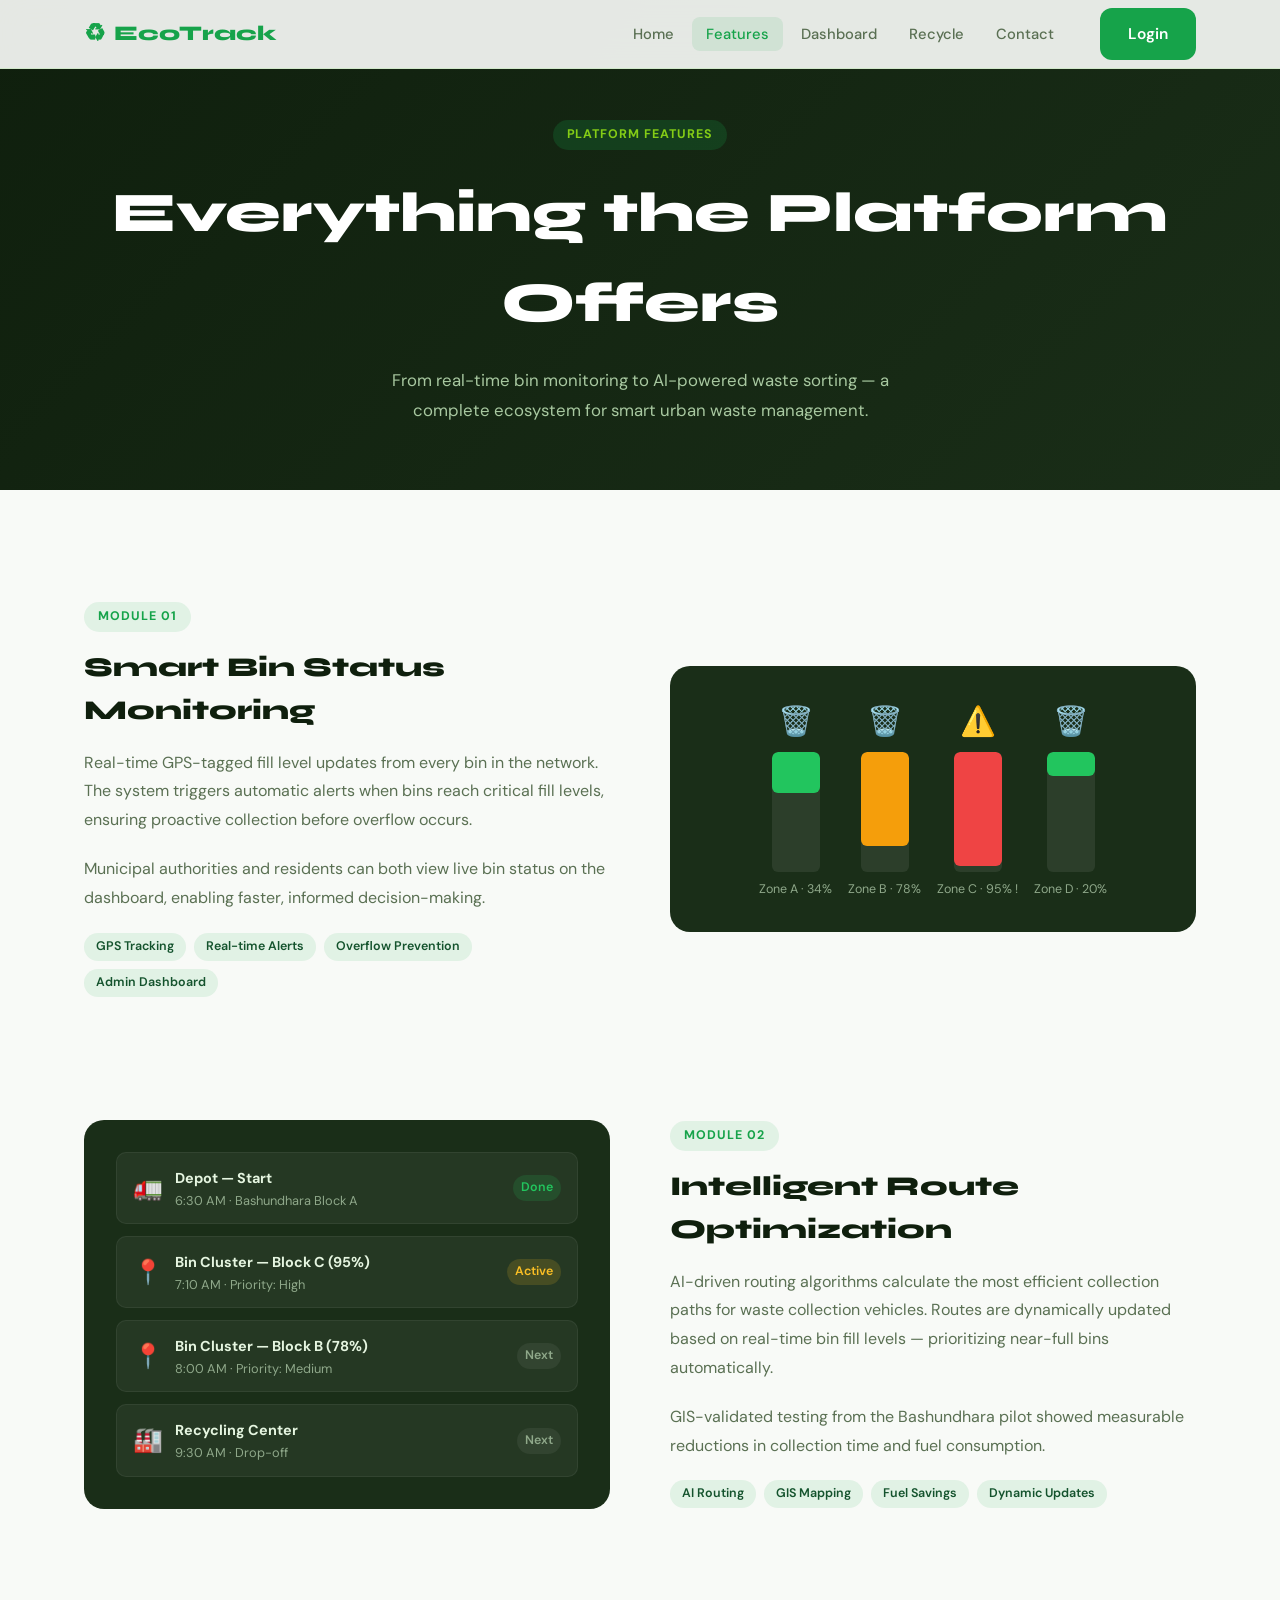
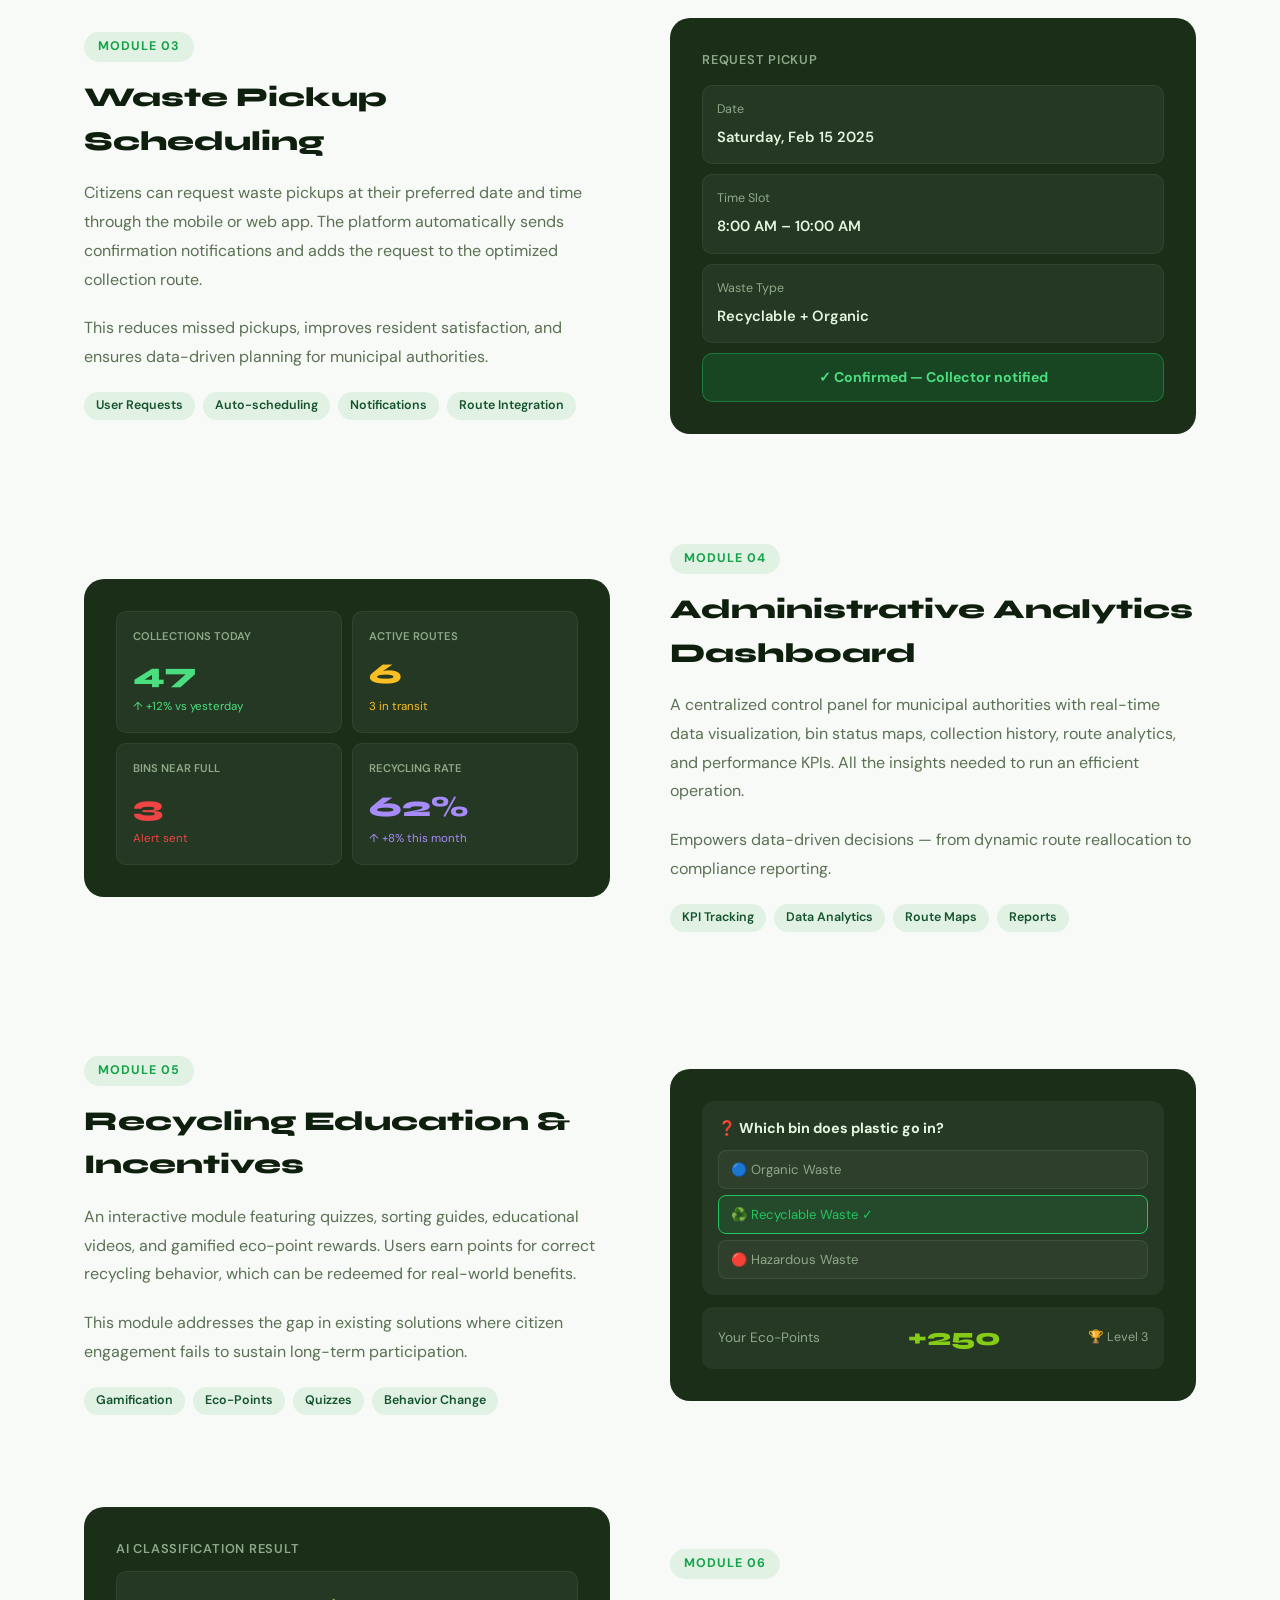
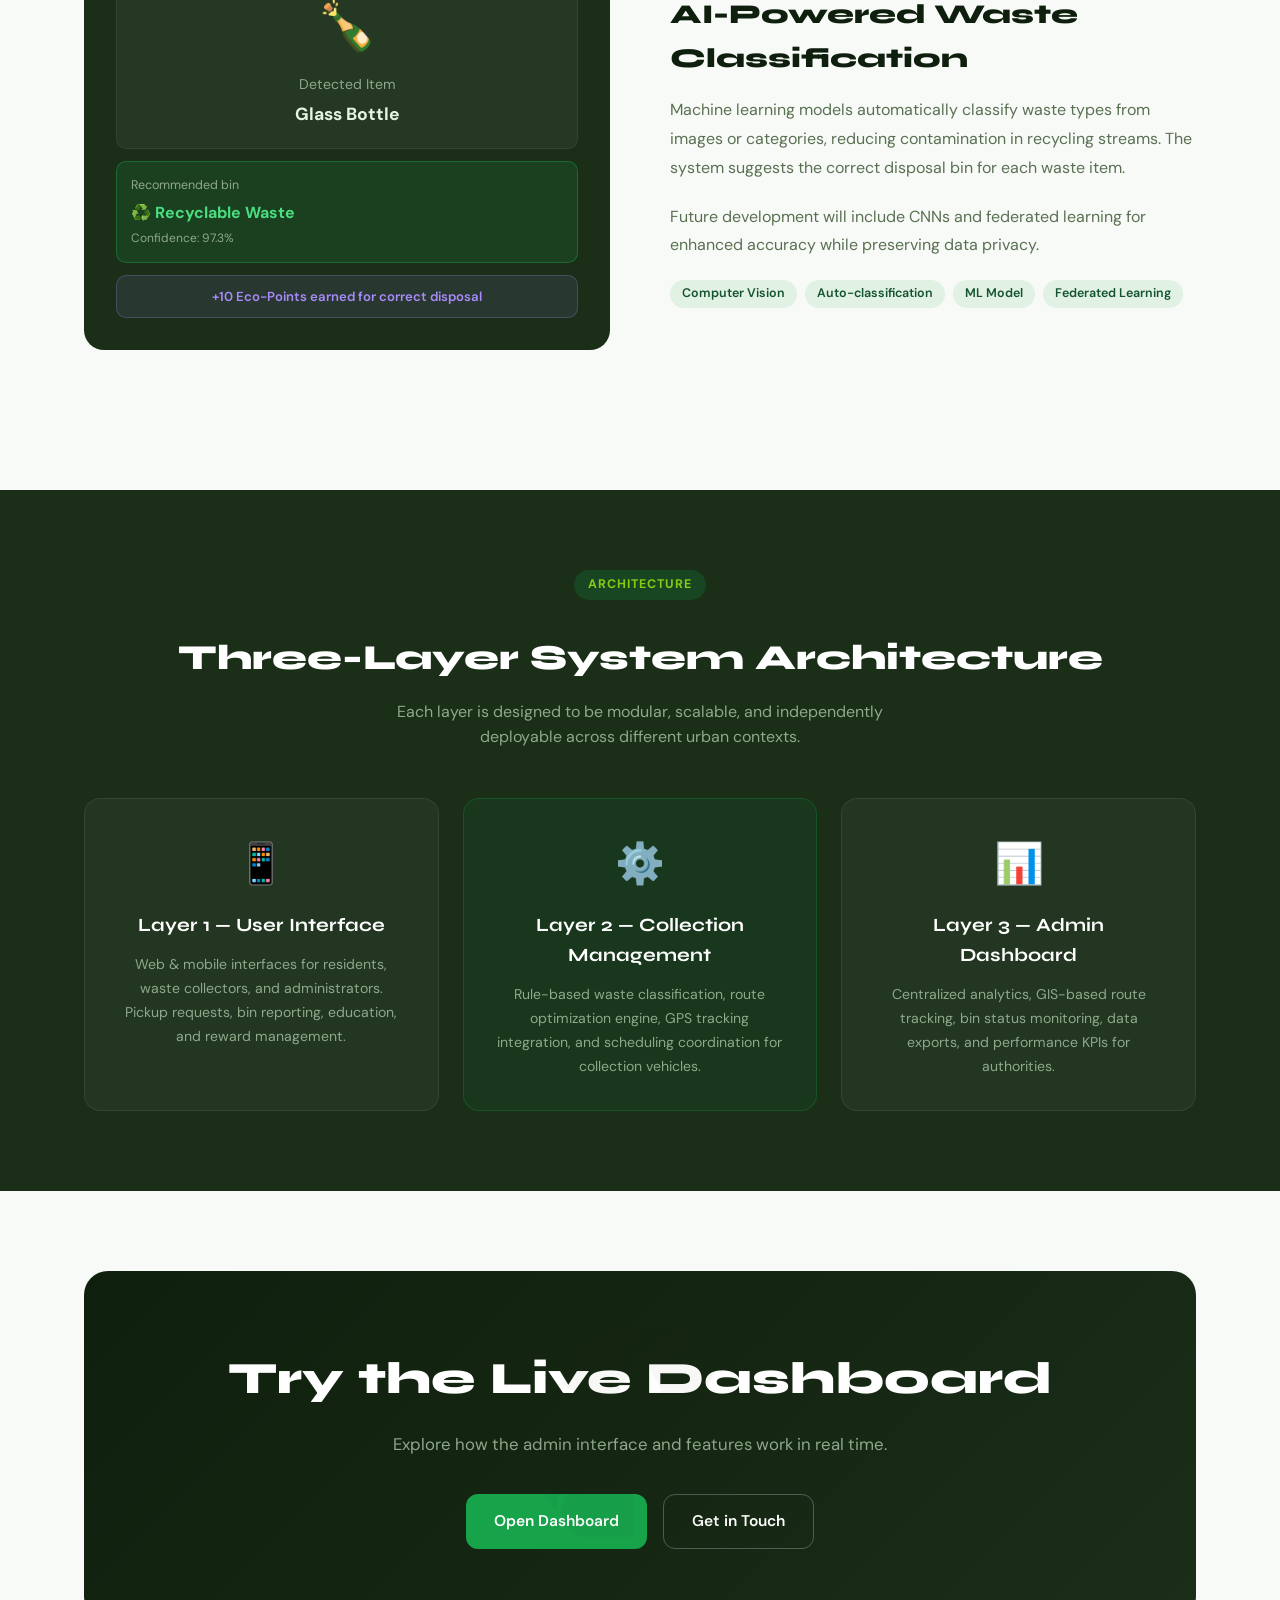
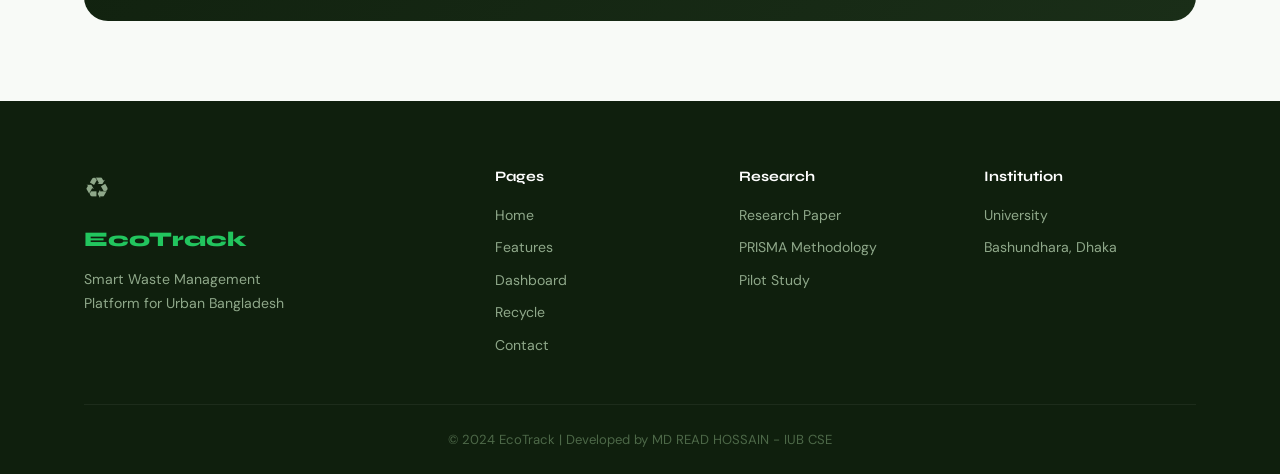
<file: app/src/main/assets/web/features.html>
<!DOCTYPE html>
<html lang="en">
<head>
  <meta charset="UTF-8"/>
  <meta name="viewport" content="width=device-width, initial-scale=1.0"/>
  <title>Features — EcoTrack</title>
  <link rel="stylesheet" href="style.css"/>
  <link href="https://fonts.googleapis.com/css2?family=Syne:wght@400;600;700;800&family=DM+Sans:ital,wght@0,300;0,400;0,500;1,300&display=swap" rel="stylesheet"/>
</head>
<body>

  <nav class="navbar">
    <div class="nav-inner">
      <a href="index.html" class="logo"><span class="logo-icon">♻</span><span>EcoTrack</span></a>
      <ul class="nav-links">
        <li><a href="index.html">Home</a></li>
        <li><a href="features.html" class="active">Features</a></li>
        <li><a href="dashboard.html">Dashboard</a></li>
        <li><a href="recycle.html">Recycle</a></li>
        <li><a href="contact.html">Contact</a></li>
      </ul>
      <a href="login.html" class="btn btn-primary nav-cta" id="navLoginBtn">Login</a>
      <button class="hamburger" onclick="toggleMenu()">☰</button>
    </div>
    <ul class="mobile-menu" id="mobileMenu">
      <li><a href="index.html">Home</a></li>
      <li><a href="features.html">Features</a></li>
      <li><a href="dashboard.html">Dashboard</a></li>
      <li><a href="recycle.html">Recycle</a></li>
      <li><a href="contact.html">Contact</a></li>
    </ul>
  </nav>

  <section class="page-hero">
    <div class="container">
      <div class="page-hero-badge">Platform Features</div>
      <h1>Everything the Platform Offers</h1>
      <p>From real-time bin monitoring to AI-powered waste sorting — a complete ecosystem for smart urban waste management.</p>
    </div>
  </section>

  <section class="features-main">
    <div class="container">

      <!-- Feature 1: Bin Monitoring -->
      <div class="feature-row">
        <div class="feature-detail">
          <div class="section-label">Module 01</div>
          <h3>Smart Bin Status Monitoring</h3>
          <p>Real-time GPS-tagged fill level updates from every bin in the network. The system triggers automatic alerts when bins reach critical fill levels, ensuring proactive collection before overflow occurs.</p>
          <p>Municipal authorities and residents can both view live bin status on the dashboard, enabling faster, informed decision-making.</p>
          <div class="feature-tags">
            <span class="ftag">GPS Tracking</span>
            <span class="ftag">Real-time Alerts</span>
            <span class="ftag">Overflow Prevention</span>
            <span class="ftag">Admin Dashboard</span>
          </div>
        </div>
        <div class="feature-visual-box">
          <div class="bin-display" id="binDisplay">
            <div class="bin-item">
              <div class="bin-emoji">🗑️</div>
              <div class="bin-bar" style="height:120px">
                <div class="bin-fill pct-green" style="height:34%"></div>
              </div>
              <span>Zone A · 34%</span>
            </div>
            <div class="bin-item">
              <div class="bin-emoji">🗑️</div>
              <div class="bin-bar" style="height:120px">
                <div class="bin-fill pct-orange" style="height:78%"></div>
              </div>
              <span>Zone B · 78%</span>
            </div>
            <div class="bin-item">
              <div class="bin-emoji">⚠️</div>
              <div class="bin-bar" style="height:120px">
                <div class="bin-fill pct-red" style="height:95%"></div>
              </div>
              <span>Zone C · 95% !</span>
            </div>
            <div class="bin-item">
              <div class="bin-emoji">🗑️</div>
              <div class="bin-bar" style="height:120px">
                <div class="bin-fill pct-green" style="height:20%"></div>
              </div>
              <span>Zone D · 20%</span>
            </div>
          </div>
        </div>
      </div>

      <!-- Feature 2: Route Optimization -->
      <div class="feature-row reverse">
        <div class="feature-detail">
          <div class="section-label">Module 02</div>
          <h3>Intelligent Route Optimization</h3>
          <p>AI-driven routing algorithms calculate the most efficient collection paths for waste collection vehicles. Routes are dynamically updated based on real-time bin fill levels — prioritizing near-full bins automatically.</p>
          <p>GIS-validated testing from the Bashundhara pilot showed measurable reductions in collection time and fuel consumption.</p>
          <div class="feature-tags">
            <span class="ftag">AI Routing</span>
            <span class="ftag">GIS Mapping</span>
            <span class="ftag">Fuel Savings</span>
            <span class="ftag">Dynamic Updates</span>
          </div>
        </div>
        <div class="feature-visual-box">
          <div class="route-display">
            <div class="route-stop">
              <div class="route-stop-icon">🚛</div>
              <div class="route-stop-info">
                <strong>Depot — Start</strong>
                <span>6:30 AM · Bashundhara Block A</span>
              </div>
              <span class="route-status status-done">Done</span>
            </div>
            <div class="route-stop">
              <div class="route-stop-icon">📍</div>
              <div class="route-stop-info">
                <strong>Bin Cluster — Block C (95%)</strong>
                <span>7:10 AM · Priority: High</span>
              </div>
              <span class="route-status status-active">Active</span>
            </div>
            <div class="route-stop">
              <div class="route-stop-icon">📍</div>
              <div class="route-stop-info">
                <strong>Bin Cluster — Block B (78%)</strong>
                <span>8:00 AM · Priority: Medium</span>
              </div>
              <span class="route-status status-next">Next</span>
            </div>
            <div class="route-stop">
              <div class="route-stop-icon">🏭</div>
              <div class="route-stop-info">
                <strong>Recycling Center</strong>
                <span>9:30 AM · Drop-off</span>
              </div>
              <span class="route-status status-next">Next</span>
            </div>
          </div>
        </div>
      </div>

      <!-- Feature 3: Pickup Scheduling -->
      <div class="feature-row">
        <div class="feature-detail">
          <div class="section-label">Module 03</div>
          <h3>Waste Pickup Scheduling</h3>
          <p>Citizens can request waste pickups at their preferred date and time through the mobile or web app. The platform automatically sends confirmation notifications and adds the request to the optimized collection route.</p>
          <p>This reduces missed pickups, improves resident satisfaction, and ensures data-driven planning for municipal authorities.</p>
          <div class="feature-tags">
            <span class="ftag">User Requests</span>
            <span class="ftag">Auto-scheduling</span>
            <span class="ftag">Notifications</span>
            <span class="ftag">Route Integration</span>
          </div>
        </div>
        <div class="feature-visual-box">
          <div style="color:#e5f5e0">
            <div style="font-size:0.8rem;color:#8fa88a;margin-bottom:14px;font-weight:600;text-transform:uppercase;letter-spacing:0.06em;">Request Pickup</div>
            <div style="background:rgba(255,255,255,0.05);border-radius:10px;padding:14px;margin-bottom:10px;border:1px solid rgba(255,255,255,0.06)">
              <div style="font-size:0.78rem;color:#8fa88a;margin-bottom:6px">Date</div>
              <div style="font-size:0.92rem;font-weight:600">Saturday, Feb 15 2025</div>
            </div>
            <div style="background:rgba(255,255,255,0.05);border-radius:10px;padding:14px;margin-bottom:10px;border:1px solid rgba(255,255,255,0.06)">
              <div style="font-size:0.78rem;color:#8fa88a;margin-bottom:6px">Time Slot</div>
              <div style="font-size:0.92rem;font-weight:600">8:00 AM – 10:00 AM</div>
            </div>
            <div style="background:rgba(255,255,255,0.05);border-radius:10px;padding:14px;margin-bottom:10px;border:1px solid rgba(255,255,255,0.06)">
              <div style="font-size:0.78rem;color:#8fa88a;margin-bottom:6px">Waste Type</div>
              <div style="font-size:0.92rem;font-weight:600">Recyclable + Organic</div>
            </div>
            <div style="background:rgba(22,163,74,0.2);border:1px solid rgba(34,197,94,0.4);border-radius:10px;padding:12px;text-align:center;color:#4ade80;font-weight:700;font-size:0.88rem">
              ✓ Confirmed — Collector notified
            </div>
          </div>
        </div>
      </div>

      <!-- Feature 4: Admin Dashboard -->
      <div class="feature-row reverse">
        <div class="feature-detail">
          <div class="section-label">Module 04</div>
          <h3>Administrative Analytics Dashboard</h3>
          <p>A centralized control panel for municipal authorities with real-time data visualization, bin status maps, collection history, route analytics, and performance KPIs. All the insights needed to run an efficient operation.</p>
          <p>Empowers data-driven decisions — from dynamic route reallocation to compliance reporting.</p>
          <div class="feature-tags">
            <span class="ftag">KPI Tracking</span>
            <span class="ftag">Data Analytics</span>
            <span class="ftag">Route Maps</span>
            <span class="ftag">Reports</span>
          </div>
        </div>
        <div class="feature-visual-box">
          <div style="display:grid;grid-template-columns:1fr 1fr;gap:10px">
            <div style="background:rgba(255,255,255,0.05);border-radius:10px;padding:16px;border:1px solid rgba(255,255,255,0.06)">
              <div style="font-size:0.7rem;color:#8fa88a;font-weight:600;text-transform:uppercase;margin-bottom:6px">Collections Today</div>
              <div style="font-family:'Syne',sans-serif;font-size:1.8rem;font-weight:800;color:#4ade80">47</div>
              <div style="font-size:0.72rem;color:#4ade80">↑ +12% vs yesterday</div>
            </div>
            <div style="background:rgba(255,255,255,0.05);border-radius:10px;padding:16px;border:1px solid rgba(255,255,255,0.06)">
              <div style="font-size:0.7rem;color:#8fa88a;font-weight:600;text-transform:uppercase;margin-bottom:6px">Active Routes</div>
              <div style="font-family:'Syne',sans-serif;font-size:1.8rem;font-weight:800;color:#fbbf24">6</div>
              <div style="font-size:0.72rem;color:#fbbf24">3 in transit</div>
            </div>
            <div style="background:rgba(255,255,255,0.05);border-radius:10px;padding:16px;border:1px solid rgba(255,255,255,0.06)">
              <div style="font-size:0.7rem;color:#8fa88a;font-weight:600;text-transform:uppercase;margin-bottom:6px">Bins Near Full</div>
              <div style="font-family:'Syne',sans-serif;font-size:1.8rem;font-weight:800;color:#ef4444">3</div>
              <div style="font-size:0.72rem;color:#ef4444">Alert sent</div>
            </div>
            <div style="background:rgba(255,255,255,0.05);border-radius:10px;padding:16px;border:1px solid rgba(255,255,255,0.06)">
              <div style="font-size:0.7rem;color:#8fa88a;font-weight:600;text-transform:uppercase;margin-bottom:6px">Recycling Rate</div>
              <div style="font-family:'Syne',sans-serif;font-size:1.8rem;font-weight:800;color:#a78bfa">62%</div>
              <div style="font-size:0.72rem;color:#a78bfa">↑ +8% this month</div>
            </div>
          </div>
        </div>
      </div>

      <!-- Feature 5: Recycling Education -->
      <div class="feature-row">
        <div class="feature-detail">
          <div class="section-label">Module 05</div>
          <h3>Recycling Education & Incentives</h3>
          <p>An interactive module featuring quizzes, sorting guides, educational videos, and gamified eco-point rewards. Users earn points for correct recycling behavior, which can be redeemed for real-world benefits.</p>
          <p>This module addresses the gap in existing solutions where citizen engagement fails to sustain long-term participation.</p>
          <div class="feature-tags">
            <span class="ftag">Gamification</span>
            <span class="ftag">Eco-Points</span>
            <span class="ftag">Quizzes</span>
            <span class="ftag">Behavior Change</span>
          </div>
        </div>
        <div class="feature-visual-box">
          <div class="edu-display">
            <div class="edu-quiz">
              <h4>❓ Which bin does plastic go in?</h4>
              <div class="quiz-opts">
                <div class="qopt">🔵 Organic Waste</div>
                <div class="qopt correct">♻️ Recyclable Waste ✓</div>
                <div class="qopt">🔴 Hazardous Waste</div>
              </div>
            </div>
            <div class="edu-pts">
              <span class="pts-label">Your Eco-Points</span>
              <span class="pts-num">+250</span>
              <span style="color:#8fa88a;font-size:0.78rem">🏆 Level 3</span>
            </div>
          </div>
        </div>
      </div>

      <!-- Feature 6: AI Sorting -->
      <div class="feature-row reverse">
        <div class="feature-detail">
          <div class="section-label">Module 06</div>
          <h3>AI-Powered Waste Classification</h3>
          <p>Machine learning models automatically classify waste types from images or categories, reducing contamination in recycling streams. The system suggests the correct disposal bin for each waste item.</p>
          <p>Future development will include CNNs and federated learning for enhanced accuracy while preserving data privacy.</p>
          <div class="feature-tags">
            <span class="ftag">Computer Vision</span>
            <span class="ftag">Auto-classification</span>
            <span class="ftag">ML Model</span>
            <span class="ftag">Federated Learning</span>
          </div>
        </div>
        <div class="feature-visual-box">
          <div style="color:#e5f5e0;display:flex;flex-direction:column;gap:12px">
            <div style="font-size:0.8rem;color:#8fa88a;font-weight:600;text-transform:uppercase;letter-spacing:0.06em">AI Classification Result</div>
            <div style="background:rgba(255,255,255,0.05);border-radius:10px;padding:16px;border:1px solid rgba(255,255,255,0.06);text-align:center">
              <div style="font-size:3rem;margin-bottom:8px">🍾</div>
              <div style="font-size:0.88rem;color:#8fa88a">Detected Item</div>
              <div style="font-size:1.1rem;font-weight:700;margin:4px 0">Glass Bottle</div>
            </div>
            <div style="background:rgba(34,197,94,0.12);border:1px solid rgba(34,197,94,0.3);border-radius:10px;padding:14px">
              <div style="font-size:0.78rem;color:#8fa88a;margin-bottom:4px">Recommended bin</div>
              <div style="font-size:1rem;font-weight:700;color:#4ade80">♻️ Recyclable Waste</div>
              <div style="font-size:0.75rem;color:#8fa88a;margin-top:4px">Confidence: 97.3%</div>
            </div>
            <div style="background:rgba(167,139,250,0.1);border:1px solid rgba(167,139,250,0.25);border-radius:10px;padding:10px;text-align:center;font-size:0.82rem;color:#a78bfa;font-weight:600">
              +10 Eco-Points earned for correct disposal
            </div>
          </div>
        </div>
      </div>

    </div>
  </section>

  <!-- System Architecture -->
  <section style="padding:80px 0;background:var(--dark2)">
    <div class="container">
      <div style="text-align:center;margin-bottom:48px">
        <div class="page-hero-badge">Architecture</div>
        <h2 style="font-family:'Syne',sans-serif;font-size:2.2rem;font-weight:800;color:#fff;margin-top:12px">Three-Layer System Architecture</h2>
        <p style="color:#8fa88a;max-width:520px;margin:12px auto 0">Each layer is designed to be modular, scalable, and independently deployable across different urban contexts.</p>
      </div>
      <div style="display:grid;grid-template-columns:repeat(3,1fr);gap:24px">
        <div style="background:rgba(255,255,255,0.04);border:1px solid rgba(255,255,255,0.08);border-radius:16px;padding:32px;text-align:center">
          <div style="font-size:2.5rem;margin-bottom:16px">📱</div>
          <h3 style="font-family:'Syne',sans-serif;color:#fff;font-weight:700;margin-bottom:12px">Layer 1 — User Interface</h3>
          <p style="font-size:0.88rem;color:#8fa88a;line-height:1.7">Web & mobile interfaces for residents, waste collectors, and administrators. Pickup requests, bin reporting, education, and reward management.</p>
        </div>
        <div style="background:rgba(22,163,74,0.08);border:1px solid rgba(22,163,74,0.25);border-radius:16px;padding:32px;text-align:center">
          <div style="font-size:2.5rem;margin-bottom:16px">⚙️</div>
          <h3 style="font-family:'Syne',sans-serif;color:#fff;font-weight:700;margin-bottom:12px">Layer 2 — Collection Management</h3>
          <p style="font-size:0.88rem;color:#8fa88a;line-height:1.7">Rule-based waste classification, route optimization engine, GPS tracking integration, and scheduling coordination for collection vehicles.</p>
        </div>
        <div style="background:rgba(255,255,255,0.04);border:1px solid rgba(255,255,255,0.08);border-radius:16px;padding:32px;text-align:center">
          <div style="font-size:2.5rem;margin-bottom:16px">📊</div>
          <h3 style="font-family:'Syne',sans-serif;color:#fff;font-weight:700;margin-bottom:12px">Layer 3 — Admin Dashboard</h3>
          <p style="font-size:0.88rem;color:#8fa88a;line-height:1.7">Centralized analytics, GIS-based route tracking, bin status monitoring, data exports, and performance KPIs for authorities.</p>
        </div>
      </div>
    </div>
  </section>

  <section class="cta-section">
    <div class="container">
      <div class="cta-box">
        <h2>Try the Live Dashboard</h2>
        <p>Explore how the admin interface and features work in real time.</p>
        <div class="cta-actions">
          <a href="dashboard.html" class="btn-primary">Open Dashboard</a>
          <a href="contact.html" class="btn-ghost-white">Get in Touch</a>
        </div>
      </div>
    </div>
  </section>

  <footer class="footer">
    <div class="container">
      <div class="footer-inner">
        <div class="footer-brand">
          <span class="logo-icon">♻</span>
          <span class="footer-name">EcoTrack</span>
          <p>Smart Waste Management Platform for Urban Bangladesh</p>
        </div>
        <div class="footer-links">
          <div class="footer-col">
            <h5>Pages</h5>
            <a href="index.html">Home</a>
            <a href="features.html">Features</a>
            <a href="dashboard.html">Dashboard</a>
            <a href="recycle.html">Recycle</a>
            <a href="contact.html">Contact</a>
          </div>
          <div class="footer-col">
            <h5>Research</h5>
            <a href="#">Research Paper</a>
            <a href="#">PRISMA Methodology</a>
            <a href="#">Pilot Study</a>
          </div>
          <div class="footer-col">
            <h5>Institution</h5>
            <a href="#">University</a>
            <a href="#">Bashundhara, Dhaka</a>
          </div>
        </div>
      </div>
      <div class="footer-bottom">
        <p>© 2024 EcoTrack | Developed by MD READ HOSSAIN - IUB CSE</p>
      </div>
    </div>
  </footer>

  <script src="script.js"></script>
</body>
</html>
</file>
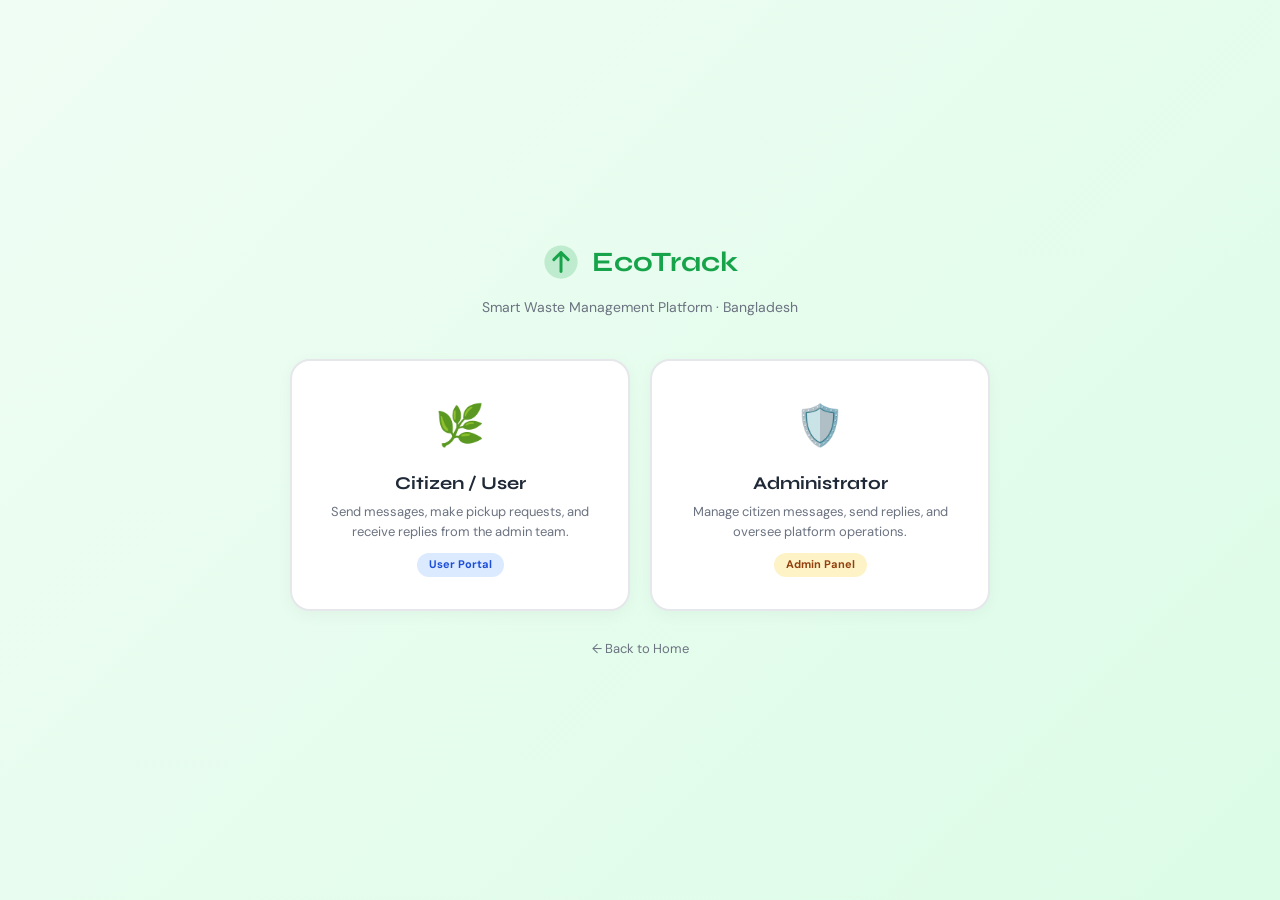
<file: app/src/main/assets/web/login.html>
<!DOCTYPE html>
<html lang="en">
<head>
  <meta charset="UTF-8">
  <meta name="viewport" content="width=device-width, initial-scale=1.0">
  <title>Login — EcoTrack</title>
  <link rel="stylesheet" href="style.css">
  <link rel="preconnect" href="https://fonts.googleapis.com">
  <link rel="preconnect" href="https://fonts.gstatic.com" crossorigin>
  <link href="https://fonts.googleapis.com/css2?family=Syne:wght@600;700;800&family=DM+Sans:wght@400;500;600;700&display=swap" rel="stylesheet">
  <style>
    .login-container {
      min-height: 100vh;
      display: flex;
      align-items: center;
      justify-content: center;
      background: linear-gradient(135deg, #f0fdf4 0%, #dcfce7 100%);
      padding: 2rem;
    }

    /* ── Role Selection ── */
    .role-wrapper {
      width: 100%;
      max-width: 700px;
    }
    .role-header {
      text-align: center;
      margin-bottom: 2.5rem;
    }
    .role-logo {
      display: flex; align-items: center; justify-content: center; gap: 12px;
      margin-bottom: 0.75rem;
    }
    .role-logo span {
      font-family: 'Syne', sans-serif; font-size: 28px; font-weight: 700; color: #16a34a;
    }
    .role-tagline { color: #6b7280; font-size: 14px; }
    .role-cards {
      display: grid; grid-template-columns: 1fr 1fr; gap: 1.25rem; margin-bottom: 1.5rem;
    }
    .role-card {
      background: white; border-radius: 20px; padding: 2rem 1.5rem;
      border: 2px solid #e5e7eb; cursor: pointer;
      transition: all 0.25s; text-align: center;
      box-shadow: 0 4px 16px rgba(0,0,0,0.04);
    }
    .role-card:hover {
      border-color: #16a34a; transform: translateY(-3px);
      box-shadow: 0 12px 32px rgba(22,163,74,0.12);
    }
    .role-card .r-icon { font-size: 2.5rem; display: block; margin-bottom: 0.75rem; }
    .role-card .r-title {
      font-family: 'Syne', sans-serif; font-size: 18px; font-weight: 700;
      color: #1f2937; margin-bottom: 0.3rem;
    }
    .role-card .r-desc { font-size: 13px; color: #6b7280; line-height: 1.5; }
    .role-card .r-badge {
      display: inline-block; margin-top: 0.75rem;
      padding: 3px 12px; border-radius: 20px; font-size: 11px; font-weight: 700;
    }
    .badge-user  { background: #dbeafe; color: #1d4ed8; }
    .badge-admin { background: #fef3c7; color: #92400e; }
    .role-back { text-align: center; }
    .role-back a { color: #6b7280; font-size: 13px; text-decoration: none; }
    .role-back a:hover { color: #16a34a; }

    /* ── Login Form ── */
    .login-box {
      background: white;
      padding: 3rem;
      border-radius: 24px;
      box-shadow: 0 20px 60px rgba(0,0,0,0.08);
      max-width: 440px;
      width: 100%;
      display: none;
      animation: fadeUp 0.3s ease;
    }
    @keyframes fadeUp {
      from { opacity: 0; transform: translateY(12px); }
      to   { opacity: 1; transform: translateY(0); }
    }
    .login-box.visible { display: block; }

    .login-header { text-align: center; margin-bottom: 2.5rem; }
    .login-logo {
      display: flex; align-items: center; justify-content: center;
      gap: 12px; margin-bottom: 1rem;
    }
    .login-logo svg { width: 40px; height: 40px; }
    .login-logo span {
      font-family: 'Syne', sans-serif; font-size: 28px; font-weight: 700; color: #16a34a;
    }
    .login-title   { font-size: 24px; font-weight: 600; color: #1f2937; margin-bottom: 0.5rem; }
    .login-subtitle { color: #6b7280; font-size: 15px; }

    .form-hint {
      background: #f0fdf4; border: 1px solid #bbf7d0; border-radius: 10px;
      padding: 10px 14px; font-size: 12px; color: #15803d;
      margin-bottom: 1.5rem; line-height: 1.5;
    }

    .form-group { margin-bottom: 1.5rem; }
    .form-group label {
      display: block; font-weight: 500; color: #374151;
      margin-bottom: 0.5rem; font-size: 14px;
    }
    .form-group input {
      width: 100%; padding: 12px 16px;
      border: 2px solid #e5e7eb; border-radius: 12px;
      font-size: 15px; transition: all 0.2s;
      font-family: 'DM Sans', sans-serif;
    }
    .form-group input:focus {
      outline: none; border-color: #16a34a;
      box-shadow: 0 0 0 3px rgba(22,163,74,0.1);
    }

    .btn-login {
      width: 100%; padding: 14px; background: #16a34a; color: white;
      border: none; border-radius: 12px; font-size: 16px; font-weight: 600;
      cursor: pointer; transition: all 0.2s; font-family: 'DM Sans', sans-serif;
    }
    .btn-login:hover {
      background: #15803d; transform: translateY(-1px);
      box-shadow: 0 8px 16px rgba(22,163,74,0.2);
    }

    .error-msg {
      background: #fee; color: #c00; padding: 12px 16px; border-radius: 10px;
      margin-bottom: 1.5rem; font-size: 14px; display: none;
      border-left: 4px solid #c00;
    }
    .error-msg.show { display: block; }

    .back-role { text-align: center; margin-top: 1.25rem; }
    .back-role button {
      background: none; border: none; color: #16a34a; font-size: 13px;
      font-weight: 500; cursor: pointer; font-family: 'DM Sans', sans-serif;
    }
    .back-role button:hover { text-decoration: underline; }

    .password-toggle { position: relative; }
    .password-toggle button {
      position: absolute; right: 12px; top: 50%; transform: translateY(-50%);
      background: none; border: none; cursor: pointer;
      color: #6b7280; font-size: 14px; padding: 4px 8px;
    }

    @media (max-width: 540px) { .role-cards { grid-template-columns: 1fr; } }
  </style>
</head>
<body>
<div class="login-container">

  <!-- Step 1: Role Selection -->
  <div class="role-wrapper" id="roleSelect">
    <div class="role-header">
      <div class="role-logo">
        <svg width="38" height="38" viewBox="0 0 32 32" fill="none">
          <circle cx="16" cy="16" r="14" fill="#16a34a" opacity="0.2"/>
          <path d="M16 8 L16 24 M10 14 L16 8 L22 14" stroke="#16a34a" stroke-width="2.5" stroke-linecap="round" stroke-linejoin="round"/>
        </svg>
        <span>EcoTrack</span>
      </div>
      <p class="role-tagline">Smart Waste Management Platform · Bangladesh</p>
    </div>

    <div class="role-cards">
      <div class="role-card" onclick="selectRole('user')">
        <span class="r-icon">🌿</span>
        <div class="r-title">Citizen / User</div>
        <div class="r-desc">Send messages, make pickup requests, and receive replies from the admin team.</div>
        <span class="r-badge badge-user">User Portal</span>
      </div>
      <div class="role-card" onclick="selectRole('admin')">
        <span class="r-icon">🛡️</span>
        <div class="r-title">Administrator</div>
        <div class="r-desc">Manage citizen messages, send replies, and oversee platform operations.</div>
        <span class="r-badge badge-admin">Admin Panel</span>
      </div>
    </div>
    <div class="role-back"><a href="index.html">← Back to Home</a></div>
  </div>

  <!-- Step 2: Login Form -->
  <div class="login-box" id="loginBox">
    <div class="login-header">
      <div class="login-logo">
        <svg viewBox="0 0 32 32" fill="none">
          <circle cx="16" cy="16" r="14" fill="#16a34a" opacity="0.2"/>
          <path d="M16 8 L16 24 M10 14 L16 8 L22 14" stroke="#16a34a" stroke-width="2.5" stroke-linecap="round" stroke-linejoin="round"/>
        </svg>
        <span>EcoTrack</span>
      </div>
      <h1 class="login-title" id="loginTitle">Welcome Back</h1>
      <p class="login-subtitle" id="loginSubtitle">Sign in to access the dashboard</p>
    </div>

    <div class="form-hint" id="formHint" style="display:none"></div>
    <div id="errorMsg" class="error-msg"></div>

    <div class="form-group">
      <label for="email">Email Address</label>
      <input type="email" id="email" placeholder="Enter your email" autocomplete="email">
    </div>

    <div class="form-group">
      <label for="password">Password</label>
      <div class="password-toggle">
        <input type="password" id="password" placeholder="Enter your password" autocomplete="current-password">
        <button type="button" id="togglePassword">Show</button>
      </div>
    </div>

    <button class="btn-login" onclick="doLogin()">Sign In →</button>

    <div class="back-role">
      <button onclick="goBack()">← Choose a different role</button>
    </div>
  </div>

</div>

<script>
  const USERS = [
    { email: 'user1@ecotrack.com',  password: '123456', role: 'user', name: 'User 1'  },
    { email: 'user2@ecotrack.com',  password: '123456', role: 'user', name: 'User 2'  },
    { email: 'user3@ecotrack.com',  password: '123456', role: 'user', name: 'User 3'  },
    { email: 'user4@ecotrack.com',  password: '123456', role: 'user', name: 'User 4'  },
    { email: 'user5@ecotrack.com',  password: '123456', role: 'user', name: 'User 5'  },
    { email: 'user6@ecotrack.com',  password: '123456', role: 'user', name: 'User 6'  },
    { email: 'user7@ecotrack.com',  password: '123456', role: 'user', name: 'User 7'  },
    { email: 'user8@ecotrack.com',  password: '123456', role: 'user', name: 'User 8'  },
    { email: 'user9@ecotrack.com',  password: '123456', role: 'user', name: 'User 9'  },
    { email: 'user10@ecotrack.com', password: '123456', role: 'user', name: 'User 10' },
    { email: '2021741@iub.edu.bd', password: '1122@3344', role: 'admin', name: 'MD Read Hossain' }
  ];

  let currentRole = null;

  // Auto-redirect if already logged in
  const sess = JSON.parse(sessionStorage.getItem('ecotrack_session') || 'null');
  if (sess) {
    window.location.href = sess.role === 'admin' ? 'dashboard.html' : 'user-dashboard.html';
  }

  function selectRole(role) {
    currentRole = role;
    document.getElementById('roleSelect').style.display = 'none';
    const box = document.getElementById('loginBox');
    box.classList.add('visible');

    if (role === 'admin') {
      document.getElementById('loginTitle').textContent = 'Admin Login';
      document.getElementById('loginSubtitle').textContent = 'Restricted — authorized personnel only';
      const hint = document.getElementById('formHint');
      hint.textContent = '🔒 Enter your admin credentials to continue.';
      hint.style.display = 'block';
    } else {
      document.getElementById('loginTitle').textContent = 'Citizen Login';
      document.getElementById('loginSubtitle').textContent = 'Sign in to send messages and track your requests';
      const hint = document.getElementById('formHint');
      hint.innerHTML = '💡 Demo — 10 accounts available: <b>user1@ecotrack.com</b> to <b>user10@ecotrack.com</b> · Password: <b>123456</b>';
      hint.style.display = 'block';
    }
  }

  function goBack() {
    currentRole = null;
    document.getElementById('loginBox').classList.remove('visible');
    document.getElementById('roleSelect').style.display = 'block';
    document.getElementById('email').value    = '';
    document.getElementById('password').value = '';
    document.getElementById('errorMsg').classList.remove('show');
  }

  function doLogin() {
    const email = document.getElementById('email').value.trim();
    const pass  = document.getElementById('password').value;
    const err   = document.getElementById('errorMsg');

    const match = USERS.find(u => u.email === email && u.password === pass && u.role === currentRole);
    if (match) {
      sessionStorage.setItem('ecotrack_session', JSON.stringify({
        email: match.email, role: match.role, name: match.name
      }));
      window.location.href = match.role === 'admin' ? 'dashboard.html' : 'user-dashboard.html';
    } else {
      err.textContent = '❌ Invalid ' + (currentRole === 'admin' ? 'admin' : 'user') + ' credentials. Please try again.';
      err.classList.add('show');
      setTimeout(() => err.classList.remove('show'), 3500);
    }
  }

  // Password show/hide
  document.getElementById('togglePassword').addEventListener('click', function() {
    const inp  = document.getElementById('password');
    const type = inp.type === 'password' ? 'text' : 'password';
    inp.type = type;
    this.textContent = type === 'password' ? 'Show' : 'Hide';
  });

  // Enter key support
  document.addEventListener('keydown', e => {
    if (e.key === 'Enter' && currentRole) doLogin();
  });
</script>
</body>
</html>
</file>
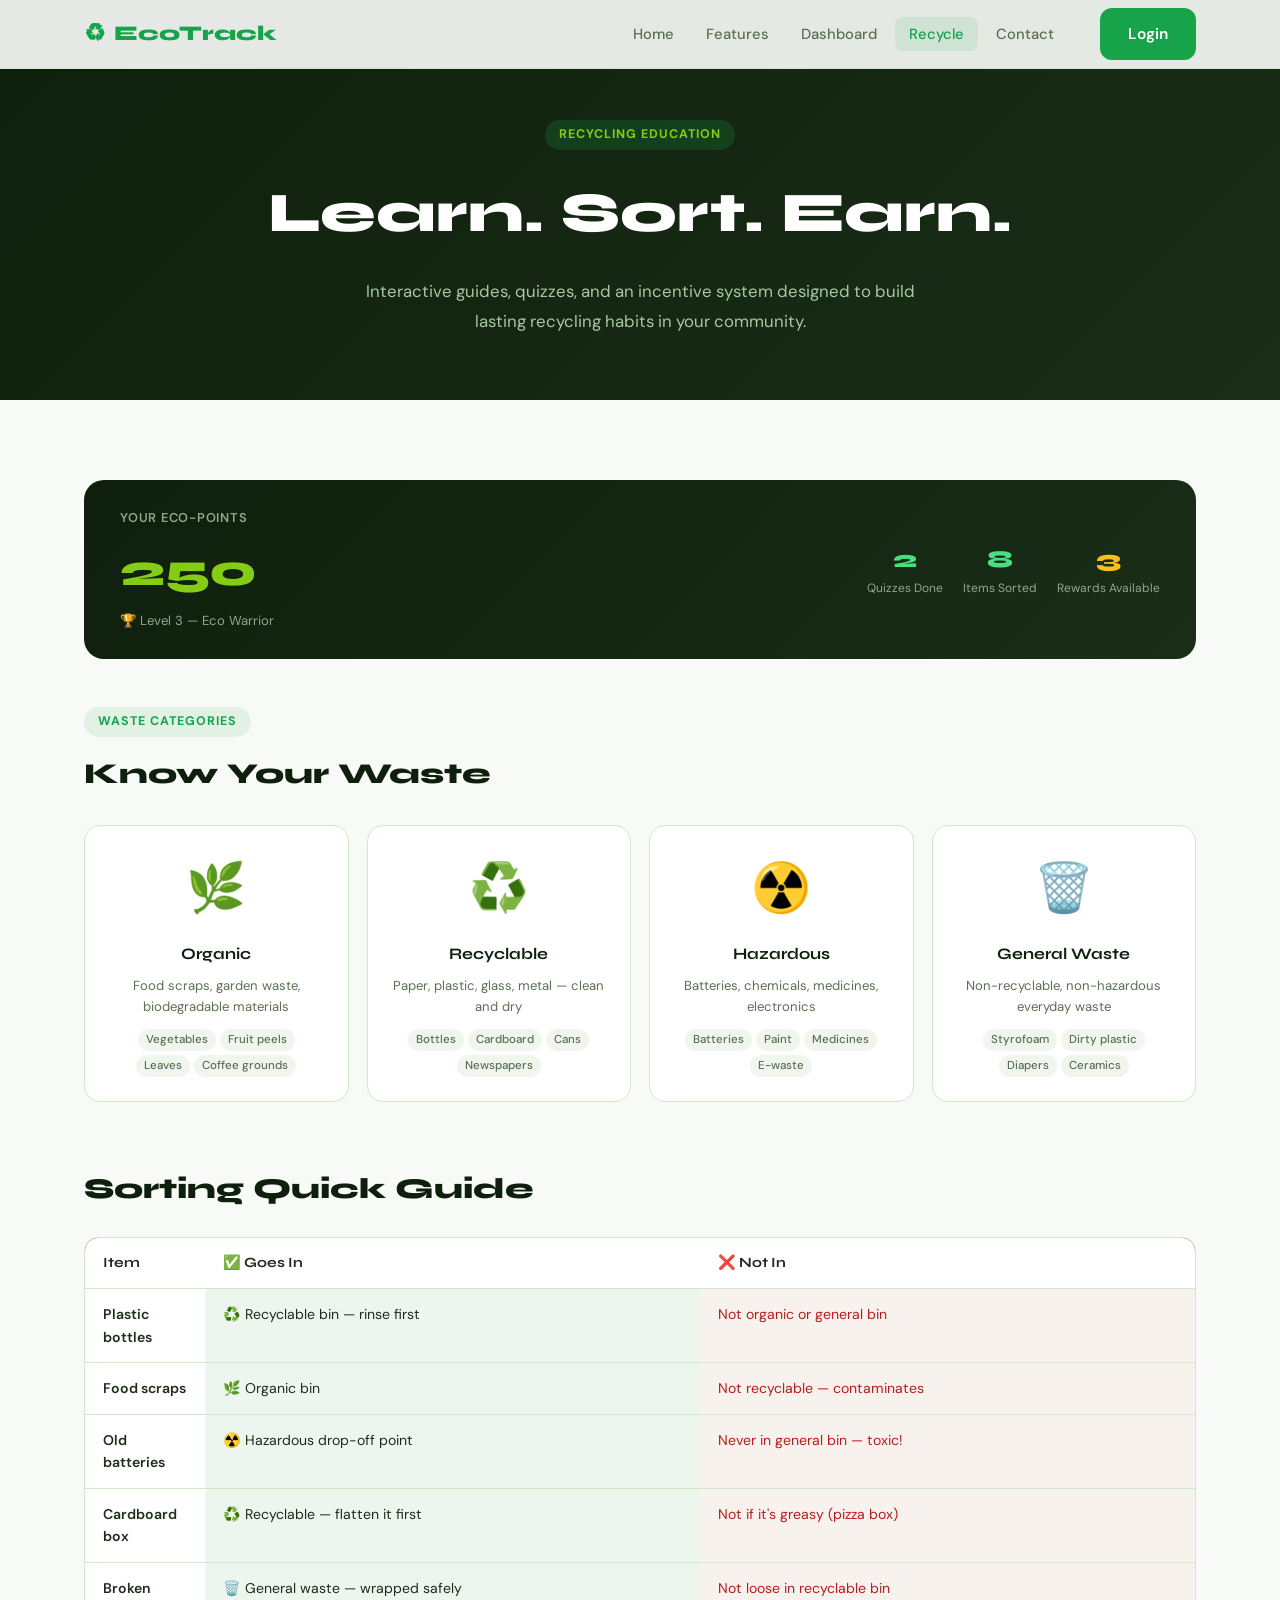
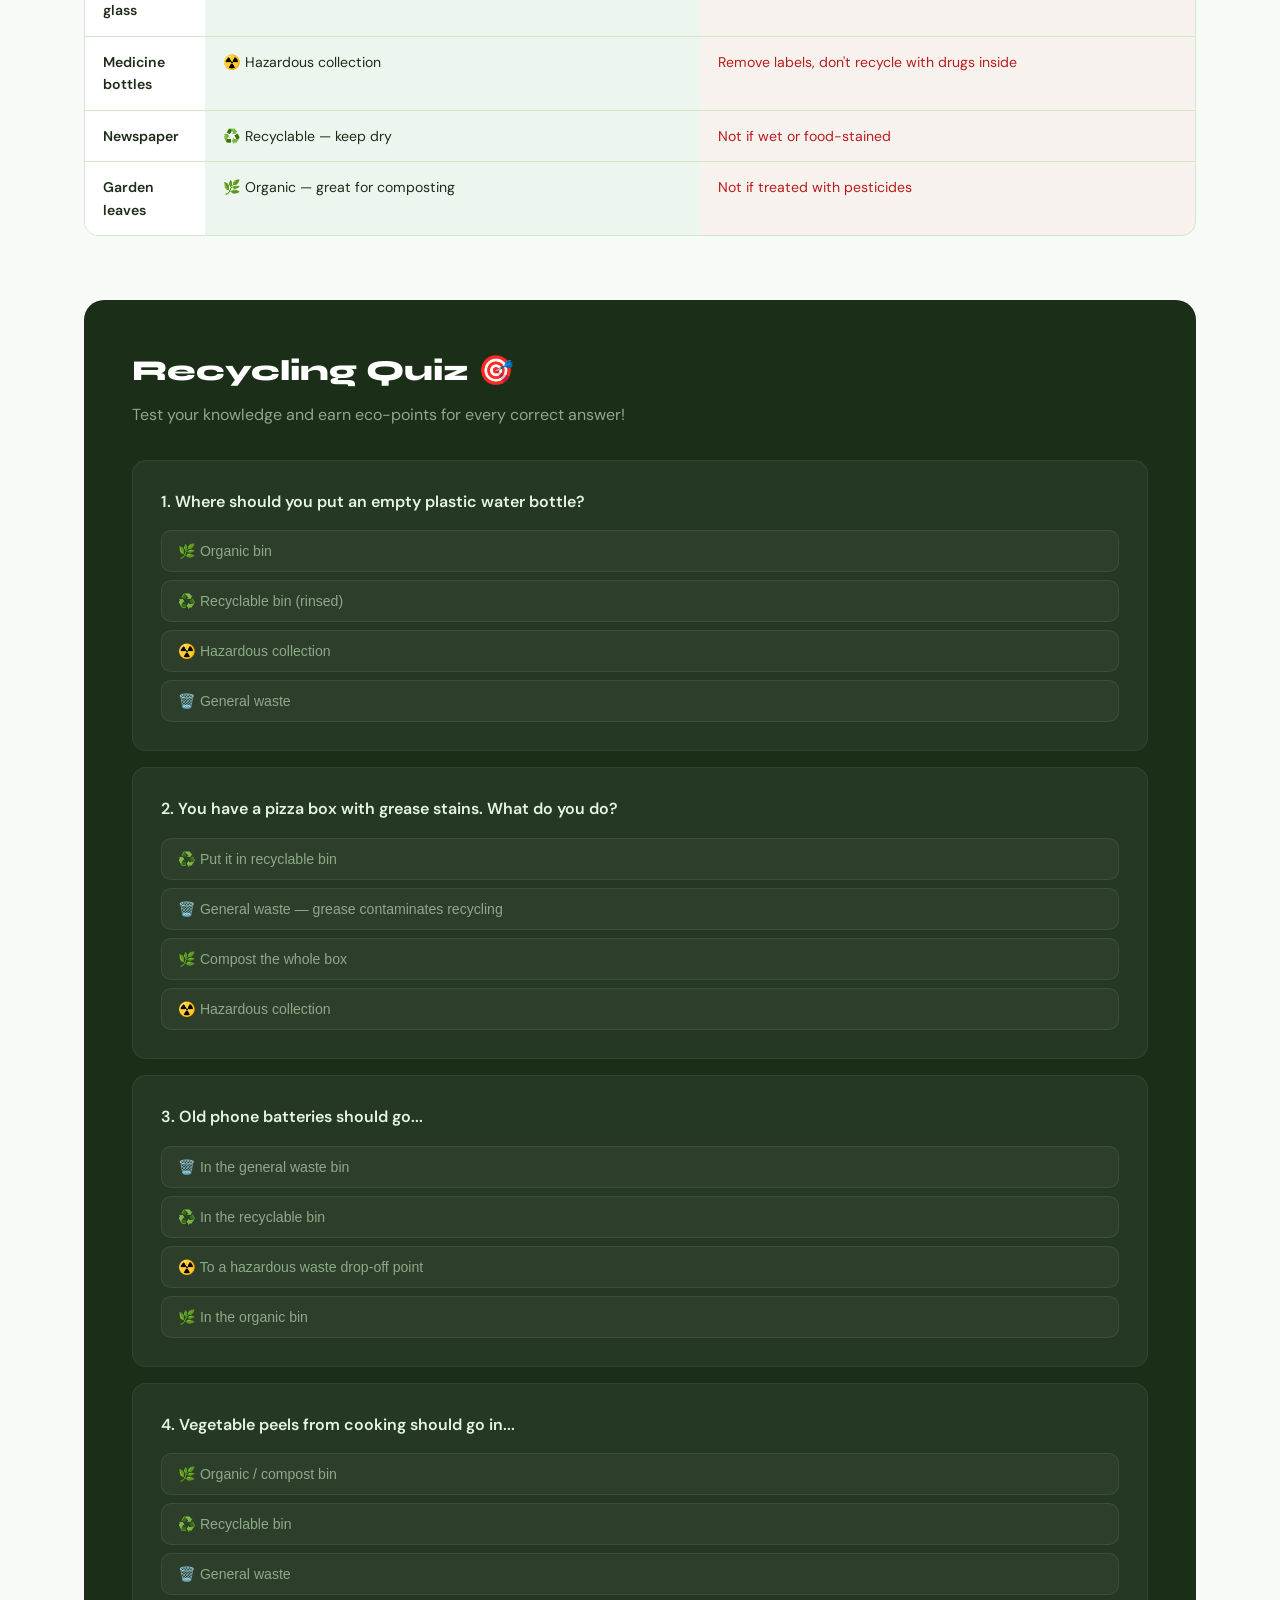
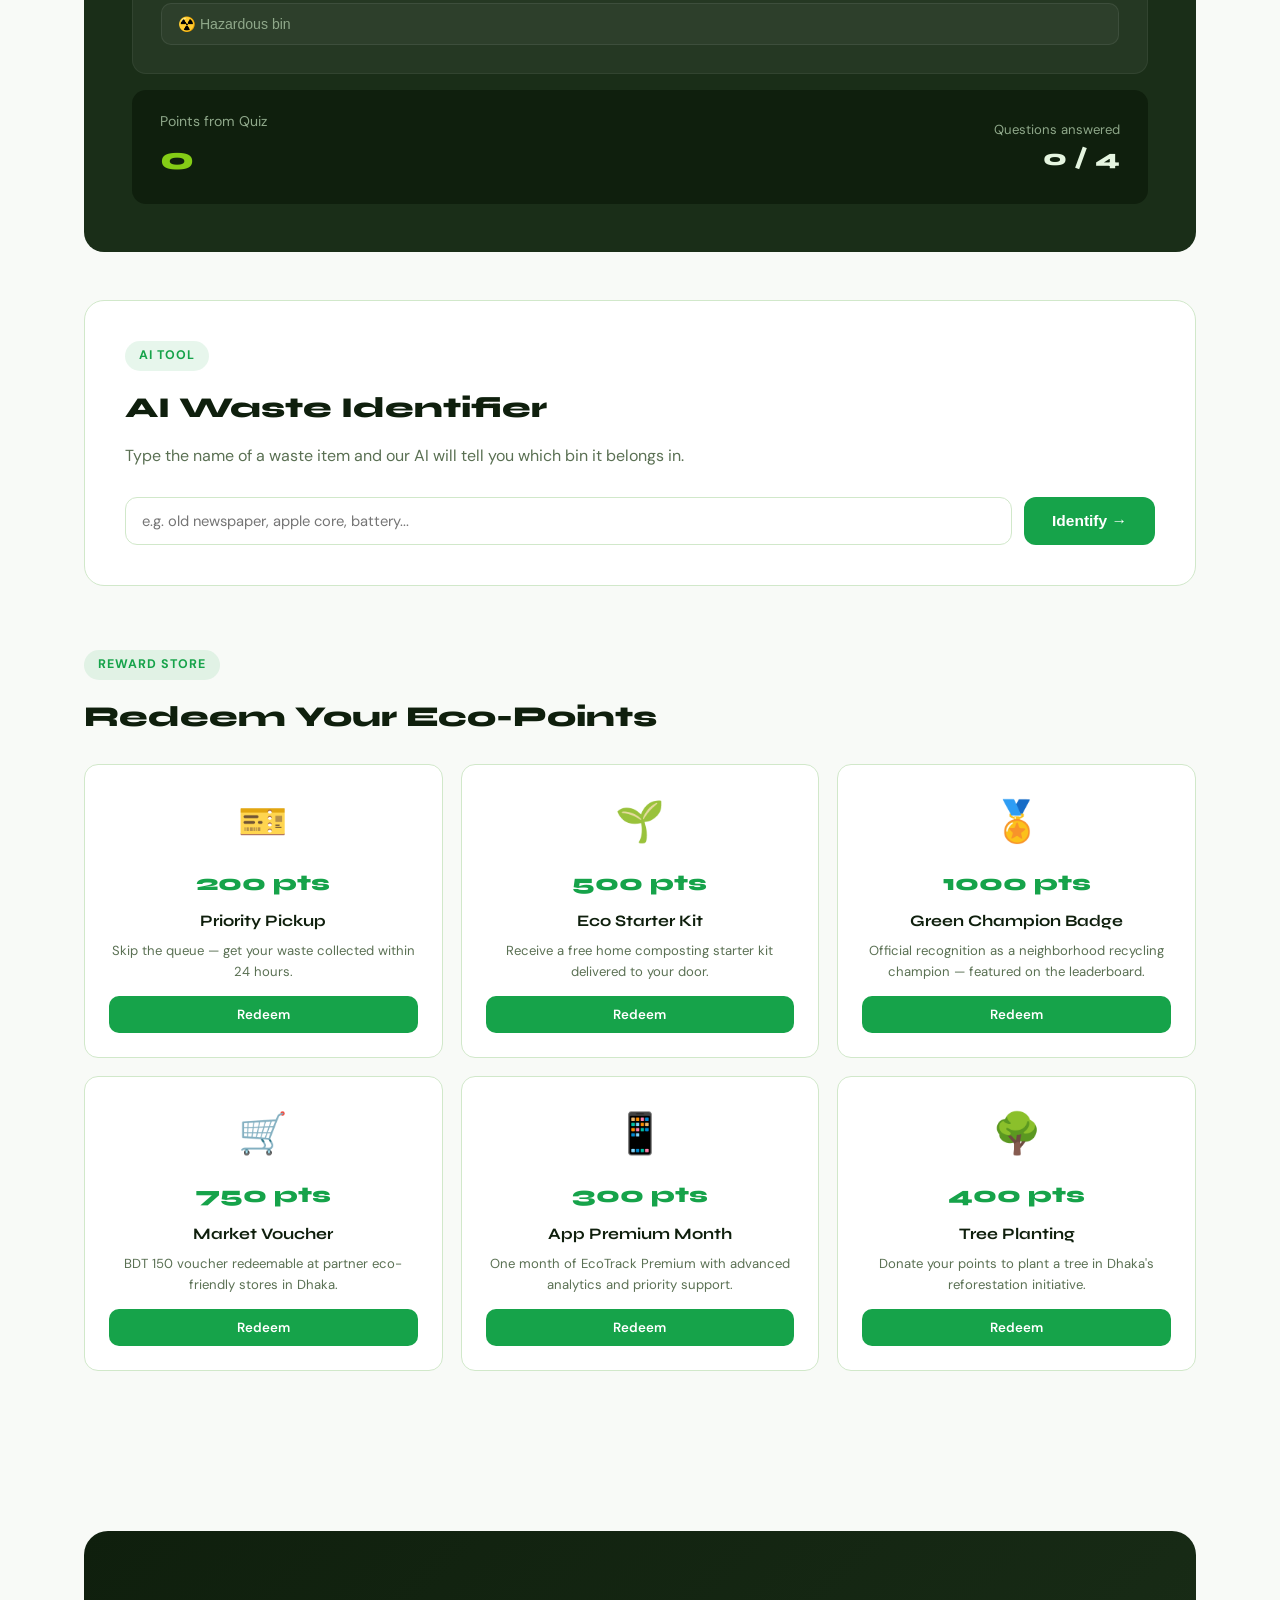
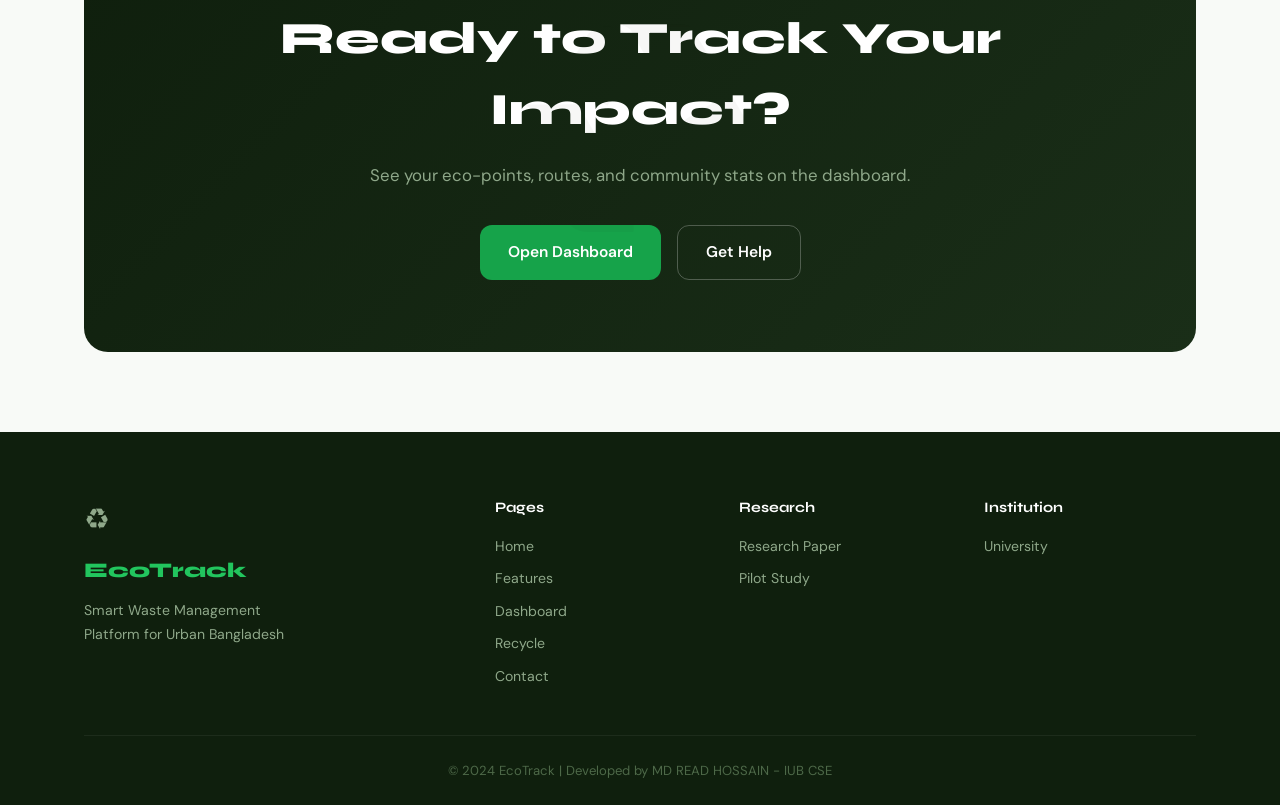
<file: app/src/main/assets/web/recycle.html>
<!DOCTYPE html>
<html lang="en">
<head>
  <meta charset="UTF-8"/>
  <meta name="viewport" content="width=device-width, initial-scale=1.0"/>
  <title>Recycle & Learn — EcoTrack</title>
  <link rel="stylesheet" href="style.css"/>
  <link href="https://fonts.googleapis.com/css2?family=Syne:wght@400;600;700;800&family=DM+Sans:ital,wght@0,300;0,400;0,500;1,300&display=swap" rel="stylesheet"/>
</head>
<body>

  <nav class="navbar">
    <div class="nav-inner">
      <a href="index.html" class="logo"><span class="logo-icon">♻</span><span>EcoTrack</span></a>
      <ul class="nav-links">
        <li><a href="index.html">Home</a></li>
        <li><a href="features.html">Features</a></li>
        <li><a href="dashboard.html">Dashboard</a></li>
        <li><a href="recycle.html" class="active">Recycle</a></li>
        <li><a href="contact.html">Contact</a></li>
      </ul>
      <a href="login.html" class="btn btn-primary nav-cta" id="navLoginBtn">Login</a>
      <button class="hamburger" onclick="toggleMenu()">☰</button>
    </div>
    <ul class="mobile-menu" id="mobileMenu">
      <li><a href="index.html">Home</a></li>
      <li><a href="features.html">Features</a></li>
      <li><a href="dashboard.html">Dashboard</a></li>
      <li><a href="recycle.html">Recycle</a></li>
      <li><a href="contact.html">Contact</a></li>
    </ul>
  </nav>

  <section class="page-hero">
    <div class="container">
      <div class="page-hero-badge">Recycling Education</div>
      <h1>Learn. Sort. Earn.</h1>
      <p>Interactive guides, quizzes, and an incentive system designed to build lasting recycling habits in your community.</p>
    </div>
  </section>

  <section class="recycle-main">
    <div class="container">

      <!-- Points tracker -->
      <div style="background:linear-gradient(135deg,var(--dark),var(--dark2));border-radius:20px;padding:28px 36px;display:flex;justify-content:space-between;align-items:center;flex-wrap:wrap;gap:16px;margin-bottom:48px">
        <div>
          <div style="font-size:0.8rem;color:#8fa88a;font-weight:600;text-transform:uppercase;letter-spacing:0.06em;margin-bottom:6px">Your Eco-Points</div>
          <div style="font-family:'Syne',sans-serif;font-size:2.8rem;font-weight:800;color:#84cc16" id="totalPoints">250</div>
          <div style="font-size:0.82rem;color:#8fa88a;margin-top:4px">🏆 Level 3 — Eco Warrior</div>
        </div>
        <div style="display:flex;gap:20px;flex-wrap:wrap">
          <div style="text-align:center">
            <div style="font-family:'Syne',sans-serif;font-size:1.5rem;font-weight:800;color:#4ade80" id="quizScore">2</div>
            <div style="font-size:0.75rem;color:#8fa88a">Quizzes Done</div>
          </div>
          <div style="text-align:center">
            <div style="font-family:'Syne',sans-serif;font-size:1.5rem;font-weight:800;color:#4ade80">8</div>
            <div style="font-size:0.75rem;color:#8fa88a">Items Sorted</div>
          </div>
          <div style="text-align:center">
            <div style="font-family:'Syne',sans-serif;font-size:1.5rem;font-weight:800;color:#fbbf24">3</div>
            <div style="font-size:0.75rem;color:#8fa88a">Rewards Available</div>
          </div>
        </div>
      </div>

      <!-- Waste Categories -->
      <div class="section-label" style="margin-bottom:14px">Waste Categories</div>
      <h2 style="font-family:'Syne',sans-serif;font-size:1.8rem;font-weight:800;color:var(--dark);margin-bottom:28px">Know Your Waste</h2>
      <div class="waste-categories">
        <div class="waste-cat" onclick="showCatInfo('organic')">
          <div class="waste-icon">🌿</div>
          <h4>Organic</h4>
          <p>Food scraps, garden waste, biodegradable materials</p>
          <div class="wcat-examples">
            <span class="wex">Vegetables</span>
            <span class="wex">Fruit peels</span>
            <span class="wex">Leaves</span>
            <span class="wex">Coffee grounds</span>
          </div>
        </div>
        <div class="waste-cat" onclick="showCatInfo('recyclable')">
          <div class="waste-icon">♻️</div>
          <h4>Recyclable</h4>
          <p>Paper, plastic, glass, metal — clean and dry</p>
          <div class="wcat-examples">
            <span class="wex">Bottles</span>
            <span class="wex">Cardboard</span>
            <span class="wex">Cans</span>
            <span class="wex">Newspapers</span>
          </div>
        </div>
        <div class="waste-cat" onclick="showCatInfo('hazardous')">
          <div class="waste-icon">☢️</div>
          <h4>Hazardous</h4>
          <p>Batteries, chemicals, medicines, electronics</p>
          <div class="wcat-examples">
            <span class="wex">Batteries</span>
            <span class="wex">Paint</span>
            <span class="wex">Medicines</span>
            <span class="wex">E-waste</span>
          </div>
        </div>
        <div class="waste-cat" onclick="showCatInfo('general')">
          <div class="waste-icon">🗑️</div>
          <h4>General Waste</h4>
          <p>Non-recyclable, non-hazardous everyday waste</p>
          <div class="wcat-examples">
            <span class="wex">Styrofoam</span>
            <span class="wex">Dirty plastic</span>
            <span class="wex">Diapers</span>
            <span class="wex">Ceramics</span>
          </div>
        </div>
      </div>
      <div id="catInfoBox" style="display:none;background:var(--white);border:1px solid var(--border);border-radius:16px;padding:24px;margin-bottom:24px"></div>

      <!-- Sorting Guide Table -->
      <div class="sort-guide">
        <h2>Sorting Quick Guide</h2>
        <div class="sort-table">
          <div class="sort-row sort-header">
            <div class="sort-cell">Item</div>
            <div class="sort-cell">✅ Goes In</div>
            <div class="sort-cell">❌ Not In</div>
          </div>
          <div class="sort-row">
            <div class="sort-cell" style="font-weight:600">Plastic bottles</div>
            <div class="sort-cell green-cell">♻️ Recyclable bin — rinse first</div>
            <div class="sort-cell red-cell">Not organic or general bin</div>
          </div>
          <div class="sort-row">
            <div class="sort-cell" style="font-weight:600">Food scraps</div>
            <div class="sort-cell green-cell">🌿 Organic bin</div>
            <div class="sort-cell red-cell">Not recyclable — contaminates</div>
          </div>
          <div class="sort-row">
            <div class="sort-cell" style="font-weight:600">Old batteries</div>
            <div class="sort-cell green-cell">☢️ Hazardous drop-off point</div>
            <div class="sort-cell red-cell">Never in general bin — toxic!</div>
          </div>
          <div class="sort-row">
            <div class="sort-cell" style="font-weight:600">Cardboard box</div>
            <div class="sort-cell green-cell">♻️ Recyclable — flatten it first</div>
            <div class="sort-cell red-cell">Not if it's greasy (pizza box)</div>
          </div>
          <div class="sort-row">
            <div class="sort-cell" style="font-weight:600">Broken glass</div>
            <div class="sort-cell green-cell">🗑️ General waste — wrapped safely</div>
            <div class="sort-cell red-cell">Not loose in recyclable bin</div>
          </div>
          <div class="sort-row">
            <div class="sort-cell" style="font-weight:600">Medicine bottles</div>
            <div class="sort-cell green-cell">☢️ Hazardous collection</div>
            <div class="sort-cell red-cell">Remove labels, don't recycle with drugs inside</div>
          </div>
          <div class="sort-row">
            <div class="sort-cell" style="font-weight:600">Newspaper</div>
            <div class="sort-cell green-cell">♻️ Recyclable — keep dry</div>
            <div class="sort-cell red-cell">Not if wet or food-stained</div>
          </div>
          <div class="sort-row">
            <div class="sort-cell" style="font-weight:600">Garden leaves</div>
            <div class="sort-cell green-cell">🌿 Organic — great for composting</div>
            <div class="sort-cell red-cell">Not if treated with pesticides</div>
          </div>
        </div>
      </div>

      <!-- Interactive Quiz -->
      <div class="quiz-section">
        <h2>Recycling Quiz 🎯</h2>
        <p>Test your knowledge and earn eco-points for every correct answer!</p>

        <div class="quiz-card" id="q1card">
          <div class="quiz-q">1. Where should you put an empty plastic water bottle?</div>
          <div class="quiz-options">
            <button class="quiz-opt" onclick="answer(this,'wrong','q1card')">🌿 Organic bin</button>
            <button class="quiz-opt" onclick="answer(this,'correct','q1card')">♻️ Recyclable bin (rinsed)</button>
            <button class="quiz-opt" onclick="answer(this,'wrong','q1card')">☢️ Hazardous collection</button>
            <button class="quiz-opt" onclick="answer(this,'wrong','q1card')">🗑️ General waste</button>
          </div>
          <div class="quiz-feedback qf-correct" id="q1-correct">✅ Correct! +50 eco-points! Plastic bottles go in the recyclable bin — just rinse them first!</div>
          <div class="quiz-feedback qf-wrong" id="q1-wrong">❌ Incorrect. Plastic bottles should go in the ♻️ Recyclable bin after rinsing.</div>
        </div>

        <div class="quiz-card" id="q2card">
          <div class="quiz-q">2. You have a pizza box with grease stains. What do you do?</div>
          <div class="quiz-options">
            <button class="quiz-opt" onclick="answer(this,'wrong','q2card')">♻️ Put it in recyclable bin</button>
            <button class="quiz-opt" onclick="answer(this,'correct','q2card')">🗑️ General waste — grease contaminates recycling</button>
            <button class="quiz-opt" onclick="answer(this,'wrong','q2card')">🌿 Compost the whole box</button>
            <button class="quiz-opt" onclick="answer(this,'wrong','q2card')">☢️ Hazardous collection</button>
          </div>
          <div class="quiz-feedback qf-correct" id="q2-correct">✅ Correct! +50 points! Greasy cardboard cannot be recycled. Tear off and recycle the clean top, trash the greasy bottom.</div>
          <div class="quiz-feedback qf-wrong" id="q2-wrong">❌ Greasy cardboard contaminates recycling batches. It goes in general waste.</div>
        </div>

        <div class="quiz-card" id="q3card">
          <div class="quiz-q">3. Old phone batteries should go...</div>
          <div class="quiz-options">
            <button class="quiz-opt" onclick="answer(this,'wrong','q3card')">🗑️ In the general waste bin</button>
            <button class="quiz-opt" onclick="answer(this,'wrong','q3card')">♻️ In the recyclable bin</button>
            <button class="quiz-opt" onclick="answer(this,'correct','q3card')">☢️ To a hazardous waste drop-off point</button>
            <button class="quiz-opt" onclick="answer(this,'wrong','q3card')">🌿 In the organic bin</button>
          </div>
          <div class="quiz-feedback qf-correct" id="q3-correct">✅ Correct! +50 points! Batteries contain toxic chemicals. Always take them to a designated hazardous drop-off.</div>
          <div class="quiz-feedback qf-wrong" id="q3-wrong">❌ Batteries are hazardous! They belong at a ☢️ hazardous waste collection point.</div>
        </div>

        <div class="quiz-card" id="q4card">
          <div class="quiz-q">4. Vegetable peels from cooking should go in...</div>
          <div class="quiz-options">
            <button class="quiz-opt" onclick="answer(this,'correct','q4card')">🌿 Organic / compost bin</button>
            <button class="quiz-opt" onclick="answer(this,'wrong','q4card')">♻️ Recyclable bin</button>
            <button class="quiz-opt" onclick="answer(this,'wrong','q4card')">🗑️ General waste</button>
            <button class="quiz-opt" onclick="answer(this,'wrong','q4card')">☢️ Hazardous bin</button>
          </div>
          <div class="quiz-feedback qf-correct" id="q4-correct">✅ Correct! +50 points! Food waste like vegetable peels are perfect for the organic bin and composting.</div>
          <div class="quiz-feedback qf-wrong" id="q4-wrong">❌ Vegetable peels are organic waste. They go in the 🌿 Organic / compost bin.</div>
        </div>

        <div class="points-tracker">
          <div>
            <div class="pts-label">Points from Quiz</div>
            <div class="pts-score" id="quizPoints">0</div>
          </div>
          <div style="text-align:right">
            <div style="color:#8fa88a;font-size:0.82rem">Questions answered</div>
            <div style="font-family:'Syne',sans-serif;font-size:1.4rem;font-weight:800;color:#e5f5e0" id="questionsAnswered">0 / 4</div>
          </div>
        </div>
      </div>

      <!-- AI Waste Identifier -->
      <div style="background:var(--white);border:1px solid var(--border);border-radius:20px;padding:40px;margin-bottom:64px">
        <div class="section-label" style="margin-bottom:14px">AI Tool</div>
        <h2 style="font-family:'Syne',sans-serif;font-size:1.8rem;font-weight:800;color:var(--dark);margin-bottom:12px">AI Waste Identifier</h2>
        <p style="color:var(--muted);margin-bottom:28px">Type the name of a waste item and our AI will tell you which bin it belongs in.</p>
        <div style="display:flex;gap:12px;flex-wrap:wrap">
          <input type="text" id="wasteInput" placeholder="e.g. old newspaper, apple core, battery..." style="flex:1;min-width:220px;padding:13px 16px;border:1.5px solid var(--border);border-radius:12px;font-family:'DM Sans',sans-serif;font-size:0.92rem;outline:none" onkeydown="if(event.key==='Enter')identifyWaste()"/>
          <button onclick="identifyWaste()" class="btn-primary" style="border:none;cursor:pointer">Identify →</button>
        </div>
        <div id="wasteResult" style="display:none;margin-top:20px;padding:18px 24px;border-radius:12px;font-weight:600;font-size:0.95rem"></div>
      </div>

      <!-- Rewards -->
      <div class="rewards-section">
        <div class="section-label" style="margin-bottom:14px">Reward Store</div>
        <h2>Redeem Your Eco-Points</h2>
        <div class="rewards-grid">
          <div class="reward-card">
            <div class="reward-icon">🎫</div>
            <div class="reward-pts">200 pts</div>
            <h4>Priority Pickup</h4>
            <p>Skip the queue — get your waste collected within 24 hours.</p>
            <button onclick="redeemReward('Priority Pickup',200)" style="margin-top:14px;width:100%;background:var(--green);color:#fff;border:none;border-radius:10px;padding:10px;font-weight:600;cursor:pointer;font-family:'DM Sans',sans-serif">Redeem</button>
          </div>
          <div class="reward-card">
            <div class="reward-icon">🌱</div>
            <div class="reward-pts">500 pts</div>
            <h4>Eco Starter Kit</h4>
            <p>Receive a free home composting starter kit delivered to your door.</p>
            <button onclick="redeemReward('Eco Starter Kit',500)" style="margin-top:14px;width:100%;background:var(--green);color:#fff;border:none;border-radius:10px;padding:10px;font-weight:600;cursor:pointer;font-family:'DM Sans',sans-serif">Redeem</button>
          </div>
          <div class="reward-card">
            <div class="reward-icon">🏅</div>
            <div class="reward-pts">1000 pts</div>
            <h4>Green Champion Badge</h4>
            <p>Official recognition as a neighborhood recycling champion — featured on the leaderboard.</p>
            <button onclick="redeemReward('Green Champion Badge',1000)" style="margin-top:14px;width:100%;background:var(--green);color:#fff;border:none;border-radius:10px;padding:10px;font-weight:600;cursor:pointer;font-family:'DM Sans',sans-serif">Redeem</button>
          </div>
          <div class="reward-card">
            <div class="reward-icon">🛒</div>
            <div class="reward-pts">750 pts</div>
            <h4>Market Voucher</h4>
            <p>BDT 150 voucher redeemable at partner eco-friendly stores in Dhaka.</p>
            <button onclick="redeemReward('Market Voucher',750)" style="margin-top:14px;width:100%;background:var(--green);color:#fff;border:none;border-radius:10px;padding:10px;font-weight:600;cursor:pointer;font-family:'DM Sans',sans-serif">Redeem</button>
          </div>
          <div class="reward-card">
            <div class="reward-icon">📱</div>
            <div class="reward-pts">300 pts</div>
            <h4>App Premium Month</h4>
            <p>One month of EcoTrack Premium with advanced analytics and priority support.</p>
            <button onclick="redeemReward('App Premium',300)" style="margin-top:14px;width:100%;background:var(--green);color:#fff;border:none;border-radius:10px;padding:10px;font-weight:600;cursor:pointer;font-family:'DM Sans',sans-serif">Redeem</button>
          </div>
          <div class="reward-card">
            <div class="reward-icon">🌳</div>
            <div class="reward-pts">400 pts</div>
            <h4>Tree Planting</h4>
            <p>Donate your points to plant a tree in Dhaka's reforestation initiative.</p>
            <button onclick="redeemReward('Tree Planting',400)" style="margin-top:14px;width:100%;background:var(--green);color:#fff;border:none;border-radius:10px;padding:10px;font-weight:600;cursor:pointer;font-family:'DM Sans',sans-serif">Redeem</button>
          </div>
        </div>
      </div>

    </div>
  </section>

  <section class="cta-section">
    <div class="container">
      <div class="cta-box">
        <h2>Ready to Track Your Impact?</h2>
        <p>See your eco-points, routes, and community stats on the dashboard.</p>
        <div class="cta-actions">
          <a href="dashboard.html" class="btn-primary">Open Dashboard</a>
          <a href="contact.html" class="btn-ghost-white">Get Help</a>
        </div>
      </div>
    </div>
  </section>

  <footer class="footer">
    <div class="container">
      <div class="footer-inner">
        <div class="footer-brand">
          <span class="logo-icon">♻</span>
          <span class="footer-name">EcoTrack</span>
          <p>Smart Waste Management Platform for Urban Bangladesh</p>
        </div>
        <div class="footer-links">
          <div class="footer-col">
            <h5>Pages</h5>
            <a href="index.html">Home</a>
            <a href="features.html">Features</a>
            <a href="dashboard.html">Dashboard</a>
            <a href="recycle.html">Recycle</a>
            <a href="contact.html">Contact</a>
          </div>
          <div class="footer-col">
            <h5>Research</h5>
            <a href="#">Research Paper</a>
            <a href="#">Pilot Study</a>
          </div>
          <div class="footer-col">
            <h5>Institution</h5>
            <a href="#">University</a>
          </div>
        </div>
      </div>
      <div class="footer-bottom">
        <p>© 2024 EcoTrack | Developed by MD READ HOSSAIN - IUB CSE</p>
      </div>
    </div>
  </footer>

  <script src="script.js"></script>
  <script>
    let totalEcoPoints = 250;
    let quizPointsEarned = 0;
    let questionsAnswered = 0;

    function answer(btn, result, cardId) {
      const card = document.getElementById(cardId);
      const opts = card.querySelectorAll('.quiz-opt');
      opts.forEach(o => o.disabled = true);
      btn.classList.add(result);
      const qNum = cardId.replace('q','').replace('card','');
      const correctFb = document.getElementById('q' + qNum + '-correct');
      const wrongFb = document.getElementById('q' + qNum + '-wrong');
      correctFb.style.display = 'none';
      wrongFb.style.display = 'none';
      if (result === 'correct') {
        correctFb.style.display = 'block';
        quizPointsEarned += 50;
        totalEcoPoints += 50;
        document.getElementById('quizPoints').textContent = quizPointsEarned;
        document.getElementById('totalPoints').textContent = totalEcoPoints;
      } else {
        wrongFb.style.display = 'block';
      }
      questionsAnswered++;
      document.getElementById('questionsAnswered').textContent = questionsAnswered + ' / 4';
      document.getElementById('quizScore').textContent = questionsAnswered;
    }

    const wasteDB = {
      'newspaper': { bin: '♻️ Recyclable Bin', color: '#16a34a', tip: 'Keep it dry! Wet newspaper goes in general waste.' },
      'plastic bottle': { bin: '♻️ Recyclable Bin', color: '#16a34a', tip: 'Rinse before recycling!' },
      'apple': { bin: '🌿 Organic Bin', color: '#84cc16', tip: 'Fruit scraps are great for composting.' },
      'apple core': { bin: '🌿 Organic Bin', color: '#84cc16', tip: 'Perfect for the compost!' },
      'battery': { bin: '☢️ Hazardous Waste', color: '#dc2626', tip: 'Take to a designated drop-off point only.' },
      'batteries': { bin: '☢️ Hazardous Waste', color: '#dc2626', tip: 'Never put in regular bins.' },
      'cardboard': { bin: '♻️ Recyclable Bin', color: '#16a34a', tip: 'Flatten it first, and make sure it\'s not greasy.' },
      'pizza box': { bin: '🗑️ General Waste (if greasy)', color: '#64748b', tip: 'If the box is greasy, it can\'t be recycled.' },
      'food scraps': { bin: '🌿 Organic Bin', color: '#84cc16', tip: 'Food waste belongs in the organic bin.' },
      'glass bottle': { bin: '♻️ Recyclable Bin', color: '#16a34a', tip: 'Rinse clean. Remove lids.' },
      'medicine': { bin: '☢️ Hazardous Waste', color: '#dc2626', tip: 'Never flush! Take to pharmacy drop-offs.' },
      'styrofoam': { bin: '🗑️ General Waste', color: '#64748b', tip: 'Styrofoam is not recyclable in most centers.' },
      'old phone': { bin: '☢️ E-Waste Collection', color: '#dc2626', tip: 'Electronic waste needs special handling.' },
      'leaves': { bin: '🌿 Organic Bin', color: '#84cc16', tip: 'Garden waste goes to organic/compost.' },
      'tin can': { bin: '♻️ Recyclable Bin', color: '#16a34a', tip: 'Rinse the can before recycling.' },
    };

    function identifyWaste() {
      const input = document.getElementById('wasteInput').value.toLowerCase().trim();
      const result = document.getElementById('wasteResult');
      let found = null;
      for (const [key, val] of Object.entries(wasteDB)) {
        if (input.includes(key)) { found = val; break; }
      }
      result.style.display = 'block';
      if (found) {
        result.style.background = found.color + '18';
        result.style.border = '1px solid ' + found.color + '55';
        result.style.color = found.color;
        result.innerHTML = `<strong>${found.bin}</strong><br><span style="font-weight:400;font-size:0.88rem">${found.tip}</span><br><span style="font-size:0.78rem;opacity:0.7;margin-top:6px;display:block">+10 eco-points earned!</span>`;
        totalEcoPoints += 10;
        document.getElementById('totalPoints').textContent = totalEcoPoints;
      } else {
        result.style.background = '#f1f5f9';
        result.style.border = '1px solid #cbd5e1';
        result.style.color = '#475569';
        result.innerHTML = 'Item not found in database. Try searching for: plastic bottle, apple core, battery, newspaper, cardboard...';
      }
    }

    const catInfo = {
      organic: { title: '🌿 Organic Waste', color: '#16a34a', desc: 'Organic waste decomposes naturally and can be composted into nutrient-rich soil. Examples: food scraps, vegetable peels, fruit, coffee grounds, teabags, garden clippings, eggshells.' },
      recyclable: { title: '♻️ Recyclable Waste', color: '#2563eb', desc: 'Materials that can be processed and reused to make new products. Must be clean and dry. Examples: plastic bottles, cardboard, paper, glass bottles, tin cans, aluminum foil.' },
      hazardous: { title: '☢️ Hazardous Waste', color: '#dc2626', desc: 'Dangerous materials that can cause environmental or health harm if improperly disposed. Must go to special collection points. Examples: batteries, paint, cleaning chemicals, medicines, electronics, fluorescent bulbs.' },
      general: { title: '🗑️ General Waste', color: '#64748b', desc: 'Waste that does not fit into the other categories — non-recyclable, non-hazardous everyday items. Examples: dirty plastic bags, styrofoam, broken ceramics, diapers, toothbrushes, used tissues.' }
    };

    function showCatInfo(type) {
      const box = document.getElementById('catInfoBox');
      const info = catInfo[type];
      box.style.display = 'block';
      box.style.borderLeft = '4px solid ' + info.color;
      box.innerHTML = `<h3 style="font-family:'Syne',sans-serif;font-size:1.2rem;font-weight:800;color:var(--dark);margin-bottom:8px">${info.title}</h3><p style="color:var(--muted);line-height:1.8">${info.desc}</p>`;
      box.scrollIntoView({ behavior: 'smooth', block: 'nearest' });
    }

    function redeemReward(name, pts) {
      if (totalEcoPoints >= pts) {
        totalEcoPoints -= pts;
        document.getElementById('totalPoints').textContent = totalEcoPoints;
        alert(`✅ "${name}" redeemed successfully! You spent ${pts} points.\nRemaining balance: ${totalEcoPoints} points.`);
      } else {
        alert(`❌ Insufficient eco-points! You need ${pts} points but only have ${totalEcoPoints}.\n\nEarn more by completing quizzes and recycling correctly!`);
      }
    }
  </script>
</body>
</html>
</file>
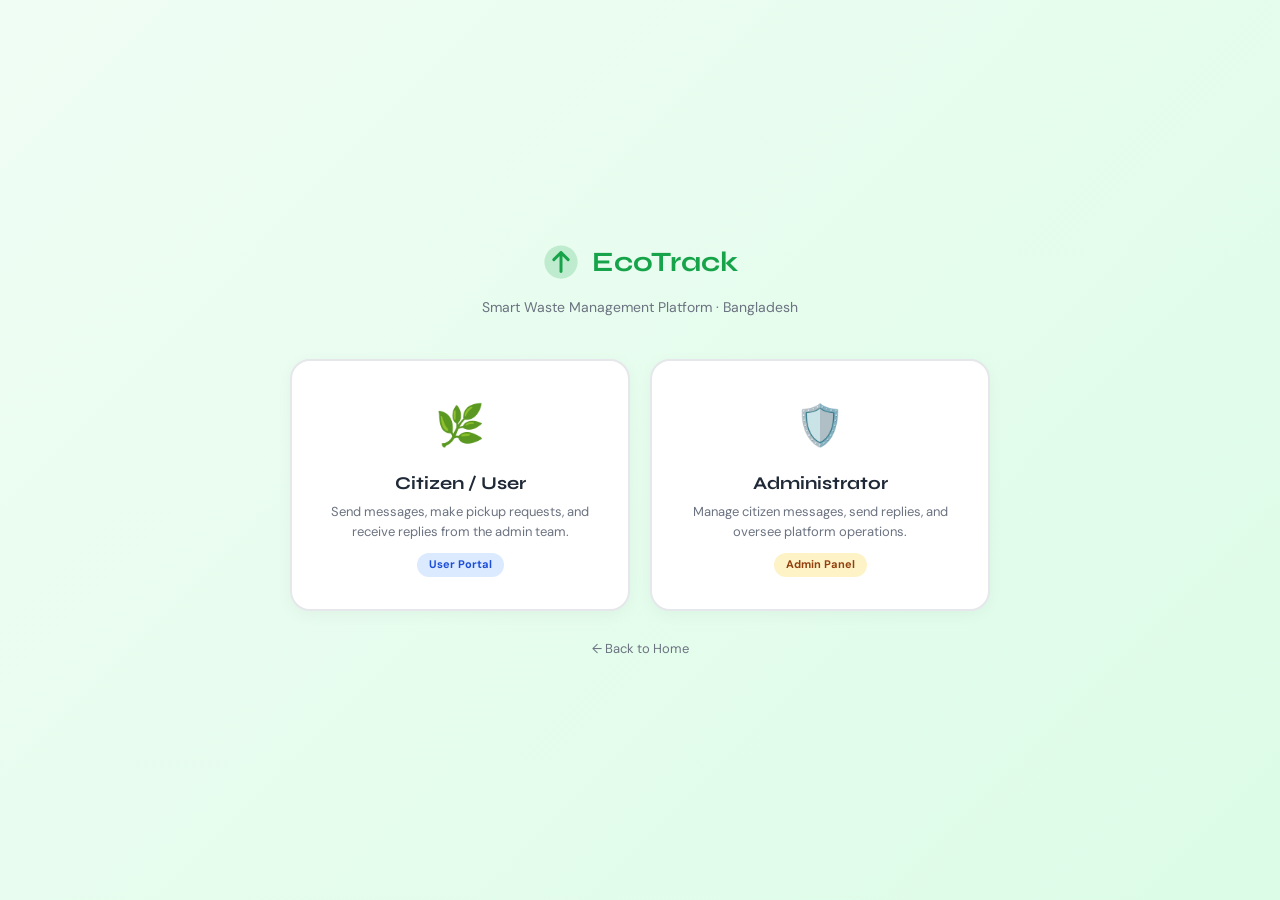
<file: app/src/main/assets/web/user-dashboard.html>
<!DOCTYPE html>
<html lang="en">
<head>
  <meta charset="UTF-8">
  <meta name="viewport" content="width=device-width, initial-scale=1.0">
  <title>My Dashboard — EcoTrack</title>
  <link rel="stylesheet" href="style.css">
  <link href="https://fonts.googleapis.com/css2?family=Syne:wght@600;700;800&family=DM+Sans:wght@400;500;600;700&display=swap" rel="stylesheet">
  <style>
    body { background: #f0fdf4; }
    .topbar {
      background: white; border-bottom: 1px solid #d1fae5;
      padding: 0 2rem; height: 64px; display: flex; align-items: center;
      justify-content: space-between; position: sticky; top: 0; z-index: 50;
      box-shadow: 0 2px 12px rgba(22,163,74,0.06);
    }
    .topbar-logo { display: flex; align-items: center; gap: 10px; font-family: 'Syne', sans-serif; font-weight: 800; font-size: 20px; color: #16a34a; text-decoration: none; }
    .topbar-right { display: flex; align-items: center; gap: 14px; }
    .user-chip { display: flex; align-items: center; gap: 8px; background: #f0fdf4; border: 1px solid #bbf7d0; border-radius: 30px; padding: 6px 14px; font-size: 13px; font-weight: 600; color: #15803d; }
    .user-avatar { width: 28px; height: 28px; background: #16a34a; border-radius: 50%; display: flex; align-items: center; justify-content: center; color: white; font-size: 12px; font-weight: 700; }
    .btn-logout { padding: 7px 16px; background: #fee2e2; color: #b91c1c; border: none; border-radius: 8px; font-size: 13px; font-weight: 600; cursor: pointer; font-family: 'DM Sans', sans-serif; }
    .btn-logout:hover { background: #fecaca; }

    .main { max-width: 1000px; margin: 0 auto; padding: 2rem 1.5rem; }
    .page-greeting { margin-bottom: 2rem; }
    .page-greeting h1 { font-family: 'Syne', sans-serif; font-size: 26px; font-weight: 700; color: #1f2937; margin-bottom: 4px; }
    .page-greeting p { color: #6b7280; font-size: 14px; }

    .grid-2 { display: grid; grid-template-columns: 1fr 1.1fr; gap: 1.5rem; align-items: start; }

    /* Compose card */
    .card { background: white; border-radius: 20px; padding: 1.75rem; border: 1px solid #d1fae5; box-shadow: 0 4px 20px rgba(22,163,74,0.06); }
    .card-title { font-family: 'Syne', sans-serif; font-size: 16px; font-weight: 700; margin-bottom: 1.25rem; display: flex; align-items: center; gap: 8px; }

    .pill-row { display: flex; flex-wrap: wrap; gap: 6px; margin-bottom: 1.25rem; }
    .pill { padding: 5px 14px; border-radius: 20px; border: 2px solid #e5e7eb; background: white; font-size: 12px; font-weight: 600; cursor: pointer; transition: all 0.15s; color: #6b7280; }
    .pill:hover { border-color: #16a34a; color: #16a34a; }
    .pill.active { background: #16a34a; border-color: #16a34a; color: white; }

    .field { margin-bottom: 1rem; }
    .field label { display: block; font-size: 12px; font-weight: 700; color: #6b7280; text-transform: uppercase; letter-spacing: 0.04em; margin-bottom: 5px; }
    .field input, .field textarea, .field select {
      width: 100%; padding: 10px 14px; border: 2px solid #e5e7eb;
      border-radius: 10px; font-size: 14px; font-family: 'DM Sans', sans-serif; transition: border-color 0.2s;
      resize: none;
    }
    .field input:focus, .field textarea:focus { outline: none; border-color: #16a34a; box-shadow: 0 0 0 3px rgba(22,163,74,0.08); }
    .char-count { font-size: 11px; color: #9ca3af; float: right; margin-top: 3px; }

    .btn-send { width: 100%; padding: 12px; background: #16a34a; color: white; border: none; border-radius: 10px; font-size: 14px; font-weight: 700; cursor: pointer; font-family: 'DM Sans', sans-serif; transition: all 0.2s; display: flex; align-items: center; justify-content: center; gap: 8px; }
    .btn-send:hover { background: #15803d; transform: translateY(-1px); box-shadow: 0 6px 16px rgba(22,163,74,0.2); }

    /* Messages thread */
    .messages-thread { display: flex; flex-direction: column; gap: 12px; max-height: 600px; overflow-y: auto; padding-right: 4px; }
    .messages-thread::-webkit-scrollbar { width: 4px; }
    .messages-thread::-webkit-scrollbar-thumb { background: #d1fae5; border-radius: 4px; }

    .msg-bubble { border-radius: 14px; padding: 14px 16px; position: relative; }
    .msg-bubble.sent { background: #16a34a; color: white; margin-left: 2rem; }
    .msg-bubble.received { background: white; border: 1px solid #d1fae5; margin-right: 2rem; }
    .msg-bubble.sent .msg-meta { color: rgba(255,255,255,0.7); }
    .msg-bubble.received .msg-meta { color: #9ca3af; }

    .msg-header { display: flex; align-items: center; justify-content: space-between; margin-bottom: 6px; }
    .msg-who { font-size: 12px; font-weight: 700; text-transform: uppercase; letter-spacing: 0.04em; }
    .msg-bubble.sent .msg-who { color: rgba(255,255,255,0.85); }
    .msg-bubble.received .msg-who { color: #16a34a; }
    .msg-meta { font-size: 11px; }
    .msg-tag { display: inline-block; padding: 2px 8px; border-radius: 20px; font-size: 10px; font-weight: 700; text-transform: capitalize; margin-bottom: 4px; }
    .msg-bubble.sent .msg-tag { background: rgba(255,255,255,0.2); color: white; }
    .msg-tag-colored { background: #dbeafe; color: #1d4ed8; }
    .msg-text { font-size: 14px; line-height: 1.6; }
    .msg-bubble.received .msg-text { color: #374151; }

    /* Reply bubble */
    .reply-bubble { background: #f0fdf4; border: 1px solid #bbf7d0; border-radius: 10px; padding: 10px 14px; margin-top: 8px; font-size: 13px; color: #15803d; }
    .reply-bubble strong { display: block; font-size: 11px; font-weight: 700; margin-bottom: 3px; color: #16a34a; text-transform: uppercase; letter-spacing: 0.04em; }
    .admin-reply-bubble { background: #f0fdf4; border: 1px solid #bbf7d0; border-radius: 12px; padding: 10px 14px; margin-top: 8px; color: #14532d; }
    .user-reply-bubble  { background: rgba(255,255,255,0.15); border: 1px solid rgba(255,255,255,0.25); border-radius: 12px; padding: 10px 14px; margin-top: 8px; color: #fff; margin-left: 16px; }
    .user-reply-box { margin-top: 10px; background: rgba(255,255,255,0.08); border-radius: 12px; padding: 12px; }
    .user-reply-input { width: 100%; background: rgba(255,255,255,0.12); border: 1.5px solid rgba(255,255,255,0.2); border-radius: 8px; padding: 10px 12px; color: #fff; font-family: 'DM Sans', sans-serif; font-size: 13px; resize: vertical; outline: none; }
    .user-reply-input:focus { border-color: rgba(255,255,255,0.5); }
    .user-reply-input::placeholder { color: rgba(255,255,255,0.4); }
    .user-reply-send-btn { padding: 8px 18px; background: #16a34a; color: #fff; border: none; border-radius: 8px; font-size: 13px; font-weight: 700; cursor: pointer; font-family: 'DM Sans', sans-serif; transition: all 0.2s; }
    .user-reply-send-btn:hover { background: #15803d; }
    .user-reply-cancel-btn { padding: 8px 14px; background: rgba(255,255,255,0.08); color: rgba(255,255,255,0.6); border: 1px solid rgba(255,255,255,0.15); border-radius: 8px; font-size: 13px; cursor: pointer; font-family: 'DM Sans', sans-serif; }
    .user-toggle-reply-btn { margin-top: 10px; padding: 7px 16px; background: rgba(255,255,255,0.1); border: 1.5px solid rgba(255,255,255,0.2); border-radius: 8px; color: rgba(255,255,255,0.85); font-size: 12px; font-weight: 600; cursor: pointer; font-family: 'DM Sans', sans-serif; transition: all 0.2s; }
    .user-toggle-reply-btn:hover { background: rgba(255,255,255,0.18); }
    @keyframes pulse { 0%,100%{opacity:1} 50%{opacity:0.3} }

    .empty-thread { text-align: center; padding: 2.5rem 1rem; color: #9ca3af; }
    .empty-thread .e-icon { font-size: 2rem; margin-bottom: 0.5rem; }
    .empty-thread p { font-size: 13px; }

    .unread-dot { display: inline-block; width: 8px; height: 8px; background: #ef4444; border-radius: 50%; margin-left: 6px; vertical-align: middle; }

    /* Stats strip */
    .stats-strip { display: grid; grid-template-columns: repeat(3, 1fr); gap: 1rem; margin-bottom: 1.5rem; }
    .stat-mini { background: white; border-radius: 14px; padding: 1rem 1.25rem; border: 1px solid #d1fae5; text-align: center; }
    .stat-mini .n { font-family: 'Syne', sans-serif; font-size: 24px; font-weight: 700; color: #16a34a; }
    .stat-mini .l { font-size: 12px; color: #6b7280; margin-top: 2px; }

    /* Toast */
    #toast { position: fixed; bottom: 24px; right: 24px; z-index: 9999; background: #1f2937; color: white; padding: 12px 20px; border-radius: 10px; font-size: 13px; font-weight: 600; font-family: 'DM Sans', sans-serif; transform: translateY(20px); opacity: 0; transition: all 0.3s; pointer-events: none; }
    #toast.show { transform: translateY(0); opacity: 1; }
    #toast.success { background: #16a34a; }

    @media (max-width: 700px) {
      .grid-2 { grid-template-columns: 1fr; }
      .stats-strip { grid-template-columns: repeat(3, 1fr); }
    }
  </style>
</head>
<body>

<div class="topbar">
  <a href="index.html" class="topbar-logo">
    <svg width="26" height="26" viewBox="0 0 32 32" fill="none">
      <circle cx="16" cy="16" r="14" fill="#16a34a" opacity="0.2"/>
      <path d="M16 8 L16 24 M10 14 L16 8 L22 14" stroke="#16a34a" stroke-width="2.5" stroke-linecap="round" stroke-linejoin="round"/>
    </svg>
    EcoTrack
  </a>
  <div class="topbar-right">
    <div class="user-chip">
      <div class="user-avatar" id="userAvatar">U</div>
      <span id="userName">User</span>
    </div>
    <button class="btn-logout" onclick="logout()">Logout</button>
  </div>
</div>

<div class="main">
  <div class="page-greeting">
    <h1>👋 Welcome, <span id="greetName">Citizen</span>!</h1>
    <p>Send a message to admin or check replies to your previous messages below.</p>
  </div>

  <!-- Stats -->
  <div class="stats-strip">
    <div class="stat-mini"><div class="n" id="statSent">0</div><div class="l">Messages Sent</div></div>
    <div class="stat-mini"><div class="n" id="statReplied">0</div><div class="l">Replies Received</div></div>
    <div class="stat-mini"><div class="n" id="statPending">0</div><div class="l">Awaiting Reply</div></div>
  </div>

  <div class="grid-2">
    <!-- Compose -->
    <div class="card">
      <div class="card-title">✉️ Send a Message to Admin</div>

      <div class="pill-row" id="topicPills">
        <button class="pill active" data-val="general">General</button>
        <button class="pill" data-val="complaint">Complaint</button>
        <button class="pill" data-val="pickup">Pickup Request</button>
        <button class="pill" data-val="feedback">Feedback</button>
        <button class="pill" data-val="other">Other</button>
      </div>
      <input type="hidden" id="topicVal" value="general">

      <div class="field">
        <label>Subject</label>
        <input type="text" id="msgSubject" placeholder="Brief subject of your message">
      </div>
      <div class="field">
        <label>Message</label>
        <textarea id="msgBody" rows="5" placeholder="Describe your issue, request, or feedback in detail..."></textarea>
        <span class="char-count" id="charCount">0 / 500</span>
      </div>

      <button class="btn-send" onclick="sendMessage()">
        <svg width="15" height="15" viewBox="0 0 24 24" fill="none" stroke="currentColor" stroke-width="2.5" stroke-linecap="round" stroke-linejoin="round"><line x1="22" y1="2" x2="11" y2="13"/><polygon points="22 2 15 22 11 13 2 9 22 2"/></svg>
        Send Message
      </button>
    </div>

    <!-- Thread -->
    <div class="card">
      <div class="card-title">
        💬 My Messages & Replies
        <span class="unread-dot" id="unreadDot" style="display:none"></span>
      </div>
      <div class="messages-thread" id="msgThread">
        <div class="empty-thread" id="emptyThread">
          <div class="e-icon">📭</div>
          <p>No messages yet. Send your first message to admin!</p>
        </div>
      </div>
    </div>
  </div>
</div>

<div id="toast"></div>

<script>
  // ── Auth guard ──
  const sess = JSON.parse(sessionStorage.getItem('ecotrack_session') || 'null');
  if (!sess || sess.role !== 'user') { window.location.href = 'login.html'; }

  const userName = sess ? sess.name : 'User';
  const userEmail = sess ? sess.email : '';
  document.getElementById('userName').textContent = userName;
  document.getElementById('greetName').textContent = userName.split(' ')[0];
  document.getElementById('userAvatar').textContent = userName[0].toUpperCase();

  function logout() {
    sessionStorage.removeItem('ecotrack_session');
    window.location.href = 'login.html';
  }

  // ── Topic pills ──
  document.querySelectorAll('#topicPills .pill').forEach(p => {
    p.addEventListener('click', () => {
      document.querySelectorAll('#topicPills .pill').forEach(x => x.classList.remove('active'));
      p.classList.add('active');
      document.getElementById('topicVal').value = p.dataset.val;
    });
  });

  // Char count
  document.getElementById('msgBody').addEventListener('input', function() {
    const l = Math.min(this.value.length, 500);
    document.getElementById('charCount').textContent = l + ' / 500';
    if (this.value.length > 500) this.value = this.value.slice(0, 500);
  });

  // ── Data helpers ──
  function getMessages() { return JSON.parse(localStorage.getItem('ecotrack_messages') || '[]'); }
  function saveMessages(m) { localStorage.setItem('ecotrack_messages', JSON.stringify(m)); }
  function myMessages() { return getMessages().filter(m => m.userEmail === userEmail); }

  // ── Send message ──
  function sendMessage() {
    const subject = document.getElementById('msgSubject').value.trim();
    const body    = document.getElementById('msgBody').value.trim();
    const topic   = document.getElementById('topicVal').value;
    if (!subject || !body) { toast('Please fill in subject and message.', 'error'); return; }

    const msgs = getMessages();
    msgs.push({
      id: Date.now(),
      userEmail,
      userName,
      subject, body, topic,
      timestamp: new Date().toISOString(),
      status: 'unread',
      adminRead: false,
      reply: null,
      replyAt: null
    });
    saveMessages(msgs);

    document.getElementById('msgSubject').value = '';
    document.getElementById('msgBody').value = '';
    document.getElementById('charCount').textContent = '0 / 500';
    document.querySelectorAll('#topicPills .pill').forEach(p => p.classList.remove('active'));
    document.querySelector('#topicPills .pill[data-val="general"]').classList.add('active');
    document.getElementById('topicVal').value = 'general';

    renderThread();
    updateStats();
    toast('Message sent to admin!', 'success');
  }

  // ── Render thread ──
  function renderThread() {
    const msgs = myMessages().sort((a,b) => b.id - a.id);
    const thread = document.getElementById('msgThread');
    if (!thread) return;

    if (msgs.length === 0) {
      // Rebuild the empty state fresh each time — never relies on a stale
      // reference to a node that a previous render may have already replaced.
      thread.innerHTML = `
        <div class="empty-thread" id="emptyThread">
          <div class="e-icon">📭</div>
          <p>No messages yet. Send your first message to admin!</p>
        </div>`;
      const unreadDotEmpty = document.getElementById('unreadDot');
      if (unreadDotEmpty) unreadDotEmpty.style.display = 'none';
      return;
    }

    const topicColors = { general:'#dbeafe:#1d4ed8', complaint:'#fee2e2:#b91c1c', pickup:'#dcfce7:#15803d', feedback:'#f3e8ff:#7e22ce', other:'#f1f5f9:#475569' };

    thread.innerHTML = msgs.map(m => {
      const [bg, fg] = (topicColors[m.topic] || '#f1f5f9:#475569').split(':');
      const time = formatTime(m.timestamp);
      const sourceLabel = m.source === 'contact' ? ' · via Contact Page' : '';

      // Build conversation replies
      const replies = m.replies || [];
      // Add legacy single reply as first reply if exists and not already in array
      if (m.reply && replies.length === 0) {
        replies.push({ from: 'admin', text: m.reply, timestamp: m.replyAt });
      }

      const repliesHtml = replies.map((r, idx) => {
        const isAdmin = r.from === 'admin';
        return `<div class="reply-bubble ${isAdmin ? 'admin-reply-bubble' : 'user-reply-bubble'}">
          <div style="display:flex;justify-content:space-between;align-items:center;margin-bottom:5px">
            <strong style="font-size:12px">${isAdmin ? '🛡️ Admin' : '👤 You'}</strong>
            <span style="font-size:11px;opacity:0.7">${formatTime(r.timestamp)}</span>
          </div>
          <div style="font-size:13px;line-height:1.5">${esc(r.text)}</div>
        </div>`;
      }).join('');

      // Show reply box if last reply was from admin (or no replies yet but admin replied via legacy)
      const lastReply = replies[replies.length - 1];
      const canReply = lastReply && lastReply.from === 'admin';
      const replyBoxHtml = canReply
        ? `<div class="user-reply-box" id="replybox-${m.id}" style="display:none">
            <textarea class="user-reply-input" id="replyinput-${m.id}" placeholder="Type your reply..." rows="3" maxlength="500"></textarea>
            <div style="display:flex;gap:8px;margin-top:8px">
              <button class="user-reply-send-btn" onclick="sendUserReply(${m.id})">Send Reply →</button>
              <button class="user-reply-cancel-btn" onclick="toggleReplyBox(${m.id})">Cancel</button>
            </div>
          </div>
          <button class="user-toggle-reply-btn" id="replybtn-${m.id}" onclick="toggleReplyBox(${m.id})">💬 Reply to Admin</button>`
        : (!lastReply && !m.reply ? '' : '');

      return `
        <div class="msg-bubble sent">
          <div class="msg-header">
            <span class="msg-who">You${sourceLabel}</span>
            <span class="msg-meta">${time}</span>
          </div>
          <span class="msg-tag" style="background:rgba(255,255,255,0.2);color:white">${m.topic}</span>
          <div style="font-weight:700;font-size:13px;margin-bottom:4px">${esc(m.subject)}</div>
          <div class="msg-text">${esc(m.body)}</div>
          ${repliesHtml}
          ${replies.length === 0 && !m.reply
            ? `<div style="margin-top:10px;display:flex;align-items:center;gap:6px;font-size:12px;opacity:0.7">
                <span style="width:7px;height:7px;background:#fbbf24;border-radius:50%;display:inline-block;animation:pulse 1.5s infinite"></span>
                Awaiting admin reply
               </div>`
            : ''}
          ${replyBoxHtml}
        </div>
      `;
    }).join('');

    const unreplied = msgs.filter(m => !m.reply && (!m.replies || m.replies.length === 0)).length;
    const unreadDot = document.getElementById('unreadDot');
    if (unreadDot) unreadDot.style.display = unreplied > 0 ? 'inline-block' : 'none';
  }

  function toggleReplyBox(msgId) {
    const box = document.getElementById('replybox-' + msgId);
    const btn = document.getElementById('replybtn-' + msgId);
    if (!box) return;
    const isOpen = box.style.display !== 'none';
    box.style.display = isOpen ? 'none' : 'block';
    btn.textContent   = isOpen ? '💬 Reply to Admin' : '✕ Cancel';
    if (!isOpen) document.getElementById('replyinput-' + msgId)?.focus();
  }

  function sendUserReply(msgId) {
    const input = document.getElementById('replyinput-' + msgId);
    const text  = input?.value.trim();
    if (!text) { toast('Please write a reply.', 'error'); return; }

    const all = getMessages();
    const idx = all.findIndex(m => m.id === msgId);
    if (idx === -1) return;

    if (!all[idx].replies) {
      all[idx].replies = [];
      // migrate legacy single reply
      if (all[idx].reply) {
        all[idx].replies.push({ from: 'admin', text: all[idx].reply, timestamp: all[idx].replyAt });
      }
    }

    all[idx].replies.push({ from: 'user', text, timestamp: new Date().toISOString() });
    all[idx].adminRead = false; // mark as unread for admin again
    saveMessages(all);

    input.value = '';
    toggleReplyBox(msgId);
    renderThread();
    updateStats();
    toast('Reply sent!', 'success');
  }

  // ── Stats ──
  function updateStats() {
    const msgs = myMessages();
    document.getElementById('statSent').textContent = msgs.length;
    document.getElementById('statReplied').textContent = msgs.filter(m => m.reply).length;
    document.getElementById('statPending').textContent = msgs.filter(m => !m.reply).length;
  }

  // ── Helpers ──
  function esc(s) { return String(s||'').replace(/&/g,'&amp;').replace(/</g,'&lt;').replace(/>/g,'&gt;').replace(/\n/g,'<br>'); }
  function formatTime(iso) {
    if (!iso) return '';
    const d = new Date(iso), now = new Date(), diff = (now-d)/1000;
    if (diff < 60) return 'Just now';
    if (diff < 3600) return Math.floor(diff/60) + 'm ago';
    if (diff < 86400) return Math.floor(diff/3600) + 'h ago';
    return d.toLocaleDateString('en-US', {month:'short', day:'numeric'});
  }
  function toast(msg, type='success') {
    const el = document.getElementById('toast');
    el.textContent = msg;
    el.className = 'show ' + type;
    setTimeout(() => el.className = '', 3000);
  }

  // ── Init & auto-refresh ──
  renderThread();
  updateStats();
  setInterval(() => { renderThread(); updateStats(); }, 10000);
</script>
</body>
</html>
</file>
<file: app/src/main/assets/web/style.css>
/* ===========================
   EcoTrack — Global Styles
   =========================== */

*, *::before, *::after { box-sizing: border-box; margin: 0; padding: 0; }

:root {
  --green: #16a34a;
  --green-light: #22c55e;
  --green-dark: #14532d;
  --lime: #84cc16;
  --bg: #f8faf7;
  --bg2: #f0f5ee;
  --dark: #0f1f0d;
  --dark2: #1a2e18;
  --text: #1e2d1a;
  --muted: #5a7053;
  --border: #d1e8ca;
  --white: #ffffff;
  --accent: #fb923c;
  --accent2: #fbbf24;
  --radius: 16px;
  --shadow: 0 4px 32px rgba(22,163,74,0.10);
}

html { scroll-behavior: smooth; }

body {
  font-family: 'DM Sans', sans-serif;
  background: var(--bg);
  color: var(--text);
  line-height: 1.6;
  font-size: 16px;
  overflow-x: hidden;
}

a { text-decoration: none; color: inherit; }
ul { list-style: none; }
img { max-width: 100%; }

.container { max-width: 1160px; margin: 0 auto; padding: 0 24px; }

/* ===========================
   NAVBAR
   =========================== */
.navbar {
  position: fixed; top: 0; left: 0; right: 0; z-index: 100;
  background: rgba(248,250,247,0.92);
  backdrop-filter: blur(16px);
  border-bottom: 1px solid var(--border);
}
.nav-inner {
  max-width: 1160px; margin: 0 auto; padding: 0 24px;
  display: flex; align-items: center; gap: 32px; height: 68px;
}
.logo {
  font-family: 'Syne', sans-serif;
  font-weight: 800; font-size: 1.3rem;
  color: var(--green); display: flex; align-items: center; gap: 8px;
}
.logo-icon { font-size: 1.5rem; }
.nav-links { display: flex; gap: 4px; margin-left: auto; }
.nav-links a {
  padding: 7px 14px; border-radius: 8px;
  font-size: 0.92rem; font-weight: 500; color: var(--muted);
  transition: all 0.2s;
}
.nav-links a:hover, .nav-links a.active {
  background: rgba(22,163,74,0.1); color: var(--green);
}
.nav-cta {
  background: var(--green); color: var(--white);
  padding: 9px 20px; border-radius: 10px;
  font-size: 0.9rem; font-weight: 600;
  transition: all 0.2s; white-space: nowrap;
}
.nav-cta:hover { background: var(--green-dark); transform: translateY(-1px); }
.hamburger {
  display: none; background: none; border: none;
  font-size: 1.5rem; cursor: pointer; color: var(--text); margin-left: auto;
}
.mobile-menu {
  display: none; flex-direction: column;
  background: var(--white); border-top: 1px solid var(--border);
  padding: 12px 24px;
}
.mobile-menu.open { display: flex; }
.mobile-menu li a {
  display: block; padding: 10px 0;
  font-weight: 500; color: var(--muted);
  border-bottom: 1px solid var(--border);
}

/* ===========================
   HERO
   =========================== */
.hero {
  min-height: 100vh; padding: 120px 24px 80px;
  max-width: 1160px; margin: 0 auto;
  display: flex; align-items: center; gap: 60px;
  position: relative; overflow: hidden;
}
.hero-bg {
  position: fixed; inset: 0; z-index: -1; pointer-events: none;
}
.orb {
  position: absolute; border-radius: 50%;
  filter: blur(80px); opacity: 0.25; animation: drift 12s ease-in-out infinite;
}
.orb1 { width: 500px; height: 500px; background: var(--green); top: -100px; left: -100px; }
.orb2 { width: 350px; height: 350px; background: var(--lime); top: 40%; right: -80px; animation-delay: -4s; }
.orb3 { width: 250px; height: 250px; background: var(--accent); bottom: 80px; left: 30%; animation-delay: -8s; }
@keyframes drift {
  0%, 100% { transform: translate(0,0) scale(1); }
  33% { transform: translate(30px,-20px) scale(1.05); }
  66% { transform: translate(-20px,30px) scale(0.95); }
}
.grid-lines {
  position: absolute; inset: 0;
  background-image:
    linear-gradient(rgba(22,163,74,0.04) 1px, transparent 1px),
    linear-gradient(90deg, rgba(22,163,74,0.04) 1px, transparent 1px);
  background-size: 48px 48px;
}
.hero-content { flex: 1; min-width: 0; }
.hero-badge {
  display: inline-flex; align-items: center; gap: 8px;
  background: rgba(22,163,74,0.1); border: 1px solid rgba(22,163,74,0.25);
  color: var(--green-dark); padding: 6px 16px; border-radius: 100px;
  font-size: 0.85rem; font-weight: 600; margin-bottom: 28px;
  animation: fadeUp 0.7s ease both;
}
.hero-title {
  font-family: 'Syne', sans-serif;
  font-size: clamp(2.8rem, 5vw, 4.5rem);
  font-weight: 800; line-height: 1.08;
  color: var(--dark); margin-bottom: 24px;
  animation: fadeUp 0.7s 0.1s ease both;
}
.gradient-text {
  background: linear-gradient(135deg, var(--green), var(--lime));
  -webkit-background-clip: text; -webkit-text-fill-color: transparent;
  background-clip: text;
}
.hero-sub {
  font-size: 1.1rem; color: var(--muted);
  max-width: 520px; margin-bottom: 36px; font-weight: 300;
  animation: fadeUp 0.7s 0.2s ease both;
}
.hero-actions {
  display: flex; gap: 14px; flex-wrap: wrap;
  animation: fadeUp 0.7s 0.3s ease both; margin-bottom: 48px;
}
.btn-primary {
  background: var(--green); color: var(--white);
  padding: 14px 28px; border-radius: 12px;
  font-weight: 600; font-size: 0.97rem;
  transition: all 0.25s; display: inline-flex; align-items: center; gap: 6px;
}
.btn-primary:hover { background: var(--green-dark); transform: translateY(-2px); box-shadow: 0 8px 24px rgba(22,163,74,0.3); }
.btn-ghost {
  background: transparent; color: var(--text);
  padding: 14px 28px; border-radius: 12px;
  font-weight: 600; font-size: 0.97rem;
  border: 1.5px solid var(--border);
  transition: all 0.25s;
}
.btn-ghost:hover { border-color: var(--green); color: var(--green); background: rgba(22,163,74,0.05); }
.hero-stats {
  display: flex; gap: 0; align-items: center;
  background: var(--white); border: 1px solid var(--border);
  border-radius: 14px; padding: 20px 28px;
  width: fit-content;
  animation: fadeUp 0.7s 0.4s ease both;
  box-shadow: var(--shadow);
}
.stat { text-align: center; padding: 0 24px; }
.stat-num {
  display: block; font-family: 'Syne', sans-serif;
  font-size: 1.8rem; font-weight: 800; color: var(--green);
}
.stat-label { font-size: 0.78rem; color: var(--muted); font-weight: 500; }
.stat-divider { width: 1px; height: 40px; background: var(--border); }

/* Hero Visual / Phone Mockup */
.hero-visual { flex: 0 0 320px; animation: fadeUp 0.7s 0.5s ease both; }
.phone-mockup {
  background: var(--dark); border-radius: 32px;
  padding: 20px; box-shadow: 0 32px 80px rgba(0,0,0,0.3), 0 0 0 1px rgba(255,255,255,0.06);
  width: 280px; margin: 0 auto;
}
.phone-screen { display: flex; flex-direction: column; gap: 12px; }
.app-header {
  display: flex; justify-content: space-between; align-items: center;
  color: #fff; font-size: 0.85rem; font-weight: 600;
  padding-bottom: 8px; border-bottom: 1px solid rgba(255,255,255,0.1);
}
.dot-green { color: var(--green-light); font-size: 1rem; }
.app-map {
  background: var(--dark2); border-radius: 12px; height: 130px;
  position: relative; overflow: hidden;
}
.app-map::before {
  content: '';
  position: absolute; inset: 0;
  background: linear-gradient(135deg, #1a3a1a, #0f2a0f);
  background-image:
    linear-gradient(rgba(22,163,74,0.1) 1px, transparent 1px),
    linear-gradient(90deg, rgba(22,163,74,0.1) 1px, transparent 1px);
  background-size: 24px 24px;
}
.map-pin {
  position: absolute; font-size: 1.2rem;
  animation: pulse 2s ease-in-out infinite;
}
.pin1 { top: 20px; left: 30px; }
.pin2 { top: 60px; right: 40px; animation-delay: -0.7s; }
.pin3 { bottom: 20px; left: 50%; animation-delay: -1.4s; }
.route-line {
  position: absolute; top: 35px; left: 50px; right: 60px; bottom: 35px;
  border: 1.5px dashed rgba(34,197,94,0.5); border-radius: 8px;
}
@keyframes pulse { 0%,100%{transform:scale(1)} 50%{transform:scale(1.15)} }
.app-cards { display: flex; flex-direction: column; gap: 7px; }
.app-card {
  background: rgba(255,255,255,0.05); border-radius: 8px;
  padding: 8px 12px; border: 1px solid rgba(255,255,255,0.08);
}
.app-card span { font-size: 0.78rem; color: #ccc; display: block; margin-bottom: 5px; }
.fill-bar { height: 5px; background: rgba(255,255,255,0.1); border-radius: 99px; overflow: hidden; }
.fill { height: 100%; background: var(--green-light); border-radius: 99px; transition: width 1s ease; }
.app-btn {
  background: var(--green); color: #fff; text-align: center;
  padding: 10px; border-radius: 10px; font-size: 0.85rem;
  font-weight: 600; cursor: pointer;
}

@keyframes fadeUp {
  from { opacity: 0; transform: translateY(24px); }
  to   { opacity: 1; transform: translateY(0); }
}

/* ===========================
   HOW IT WORKS
   =========================== */
.how-section { padding: 96px 0; background: var(--white); border-top: 1px solid var(--border); }
.section-label {
  display: inline-block;
  background: rgba(22,163,74,0.1); color: var(--green);
  padding: 5px 14px; border-radius: 100px;
  font-size: 0.78rem; font-weight: 700; letter-spacing: 0.08em;
  text-transform: uppercase; margin-bottom: 14px;
}
.section-title {
  font-family: 'Syne', sans-serif;
  font-size: clamp(1.8rem, 3.5vw, 2.8rem);
  font-weight: 800; color: var(--dark);
  margin-bottom: 48px; max-width: 600px;
}
.steps-grid { display: grid; grid-template-columns: repeat(3, 1fr); gap: 24px; }
.step-card {
  background: var(--bg); border: 1px solid var(--border);
  border-radius: var(--radius); padding: 32px;
  position: relative; transition: all 0.3s;
}
.step-card:hover { transform: translateY(-4px); box-shadow: var(--shadow); border-color: var(--green); }
.step-num {
  font-family: 'Syne', sans-serif;
  font-size: 3rem; font-weight: 800; color: rgba(22,163,74,0.1);
  position: absolute; top: 20px; right: 24px;
}
.step-icon { font-size: 2rem; margin-bottom: 16px; }
.step-card h3 {
  font-family: 'Syne', sans-serif;
  font-size: 1.15rem; font-weight: 700; margin-bottom: 10px; color: var(--dark);
}
.step-card p { color: var(--muted); font-size: 0.92rem; line-height: 1.7; }

/* ===========================
   FEATURES PREVIEW
   =========================== */
.features-preview { padding: 96px 0; background: var(--bg); }
.features-grid {
  display: grid;
  grid-template-columns: repeat(3, 1fr);
  grid-template-rows: auto auto;
  gap: 20px;
}
.feature-card {
  background: var(--white); border: 1px solid var(--border);
  border-radius: var(--radius); padding: 32px;
  transition: all 0.3s;
}
.feature-card:hover { transform: translateY(-4px); box-shadow: var(--shadow); }
.feature-card.fc-large { grid-column: span 2; }
.feature-card.dark { background: var(--dark2); border-color: transparent; color: #e5f5e0; }
.fc-icon { font-size: 2.2rem; margin-bottom: 18px; }
.feature-card h3 {
  font-family: 'Syne', sans-serif;
  font-size: 1.2rem; font-weight: 700; margin-bottom: 10px; color: var(--dark);
}
.feature-card.dark h3 { color: #e5f5e0; }
.feature-card p { color: var(--muted); font-size: 0.92rem; line-height: 1.7; margin-bottom: 20px; }
.feature-card.dark p { color: #a8c8a0; }
.fc-link { color: var(--green); font-weight: 600; font-size: 0.9rem; }
.fc-link:hover { text-decoration: underline; }
.light-link { color: var(--lime) !important; }

/* ===========================
   PILOT
   =========================== */
.pilot-section { padding: 96px 0; background: var(--white); }
.pilot-inner { display: grid; grid-template-columns: 1fr 1fr; gap: 80px; align-items: center; }
.pilot-text h2 {
  font-family: 'Syne', sans-serif;
  font-size: clamp(1.6rem, 3vw, 2.4rem); font-weight: 800;
  color: var(--dark); margin-bottom: 20px;
}
.pilot-text p { color: var(--muted); margin-bottom: 24px; line-height: 1.8; }
.pilot-list { margin-bottom: 32px; display: flex; flex-direction: column; gap: 10px; }
.pilot-list li { font-size: 0.95rem; color: var(--text); }
.pilot-stats { display: grid; grid-template-columns: 1fr 1fr; gap: 16px; }
.pstat-card {
  background: var(--dark); color: #fff;
  border-radius: var(--radius); padding: 28px;
  text-align: center;
}
.pstat-n {
  display: block; font-family: 'Syne', sans-serif;
  font-size: 2.5rem; font-weight: 800; color: var(--green-light);
}
.pstat-l { font-size: 0.82rem; color: #8fa88a; font-weight: 500; }

/* ===========================
   TEAM
   =========================== */
.team-section { padding: 96px 0; background: var(--bg2); }
.team-grid { display: grid; grid-template-columns: repeat(3, 1fr); gap: 20px; margin-bottom: 28px; }
.team-card {
  background: var(--white); border: 1px solid var(--border);
  border-radius: var(--radius); padding: 28px; text-align: center;
  transition: all 0.3s;
}
.team-card:hover { transform: translateY(-4px); box-shadow: var(--shadow); }
.team-avatar {
  width: 56px; height: 56px; border-radius: 50%;
  background: linear-gradient(135deg, var(--green), var(--lime));
  color: #fff; font-family: 'Syne', sans-serif;
  font-size: 1.1rem; font-weight: 800;
  display: flex; align-items: center; justify-content: center;
  margin: 0 auto 16px;
}
.team-card h4 {
  font-family: 'Syne', sans-serif;
  font-size: 0.95rem; font-weight: 700; color: var(--dark);
  margin-bottom: 6px;
}
.team-card p { font-size: 0.78rem; color: var(--muted); }
.team-affil {
  text-align: center; color: var(--muted); font-size: 0.88rem;
  font-style: italic;
}

/* ===========================
   CTA
   =========================== */
.cta-section { padding: 80px 0; }
.cta-box {
  background: linear-gradient(135deg, var(--dark), var(--dark2));
  border-radius: 24px; padding: 72px; text-align: center;
  position: relative; overflow: hidden;
}
.cta-box::before {
  content: '♻';
  position: absolute; font-size: 20rem; opacity: 0.03;
  top: 50%; left: 50%; transform: translate(-50%,-50%);
  pointer-events: none;
}
.cta-box h2 {
  font-family: 'Syne', sans-serif;
  font-size: clamp(1.8rem, 3.5vw, 2.8rem); font-weight: 800;
  color: #fff; margin-bottom: 16px;
}
.cta-box p { color: #8fa88a; margin-bottom: 36px; font-size: 1.05rem; }
.cta-actions { display: flex; gap: 16px; justify-content: center; flex-wrap: wrap; }
.btn-ghost-white {
  background: transparent; color: #fff;
  padding: 14px 28px; border-radius: 12px;
  font-weight: 600; font-size: 0.97rem;
  border: 1.5px solid rgba(255,255,255,0.25);
  transition: all 0.25s;
}
.btn-ghost-white:hover { border-color: var(--lime); color: var(--lime); }

/* ===========================
   FOOTER
   =========================== */
.footer {
  background: var(--dark); padding: 64px 0 0; color: #8fa88a;
}
.footer-inner {
  display: grid; grid-template-columns: 1fr 2fr;
  gap: 60px; margin-bottom: 48px;
}
.footer-brand { display: flex; flex-direction: column; gap: 12px; }
.footer-name {
  font-family: 'Syne', sans-serif;
  font-size: 1.3rem; font-weight: 800; color: var(--green-light);
}
.footer-brand .logo-icon { font-size: 1.8rem; }
.footer-brand p { font-size: 0.88rem; line-height: 1.7; max-width: 220px; }
.footer-links { display: grid; grid-template-columns: repeat(3, 1fr); gap: 32px; }
.footer-col { display: flex; flex-direction: column; gap: 10px; }
.footer-col h5 {
  font-family: 'Syne', sans-serif;
  color: #fff; font-size: 0.9rem; font-weight: 700;
  margin-bottom: 6px;
}
.footer-col a { font-size: 0.88rem; color: #8fa88a; transition: color 0.2s; }
.footer-col a:hover { color: var(--green-light); }
.footer-bottom {
  border-top: 1px solid rgba(255,255,255,0.06);
  padding: 24px 0; text-align: center;
}
.footer-bottom p { font-size: 0.82rem; color: #4d6848; }

/* ===========================
   PAGE HERO (inner pages)
   =========================== */
.page-hero {
  padding: 120px 0 64px;
  background: linear-gradient(135deg, var(--dark), var(--dark2));
  text-align: center; margin-bottom: 0;
}
.page-hero-badge {
  display: inline-block;
  background: rgba(22,163,74,0.2); color: var(--lime);
  padding: 5px 14px; border-radius: 100px;
  font-size: 0.78rem; font-weight: 700; letter-spacing: 0.08em;
  text-transform: uppercase; margin-bottom: 18px;
}
.page-hero h1 {
  font-family: 'Syne', sans-serif;
  font-size: clamp(2rem, 5vw, 3.5rem); font-weight: 800;
  color: #fff; margin-bottom: 18px;
}
.page-hero p { color: #a8c8a0; max-width: 560px; margin: 0 auto; font-size: 1.05rem; line-height: 1.8; }

/* ===========================
   FEATURES PAGE
   =========================== */
.features-main { padding: 80px 0; }
.features-section { margin-bottom: 80px; }
.feature-row {
  display: grid; grid-template-columns: 1fr 1fr;
  gap: 60px; align-items: center; margin-bottom: 60px;
}
.feature-row.reverse { direction: rtl; }
.feature-row.reverse > * { direction: ltr; }
.feature-detail { padding: 32px 0; }
.feature-detail h3 {
  font-family: 'Syne', sans-serif;
  font-size: 1.7rem; font-weight: 800; color: var(--dark);
  margin-bottom: 16px;
}
.feature-detail p { color: var(--muted); line-height: 1.8; margin-bottom: 20px; }
.feature-tags { display: flex; gap: 8px; flex-wrap: wrap; }
.ftag {
  background: rgba(22,163,74,0.1); color: var(--green-dark);
  padding: 4px 12px; border-radius: 100px; font-size: 0.78rem; font-weight: 600;
}
.feature-visual-box {
  background: var(--dark2); border-radius: 20px;
  padding: 32px; min-height: 260px;
  display: flex; flex-direction: column; justify-content: center;
}

/* Bin visualization */
.bin-display { display: flex; gap: 16px; justify-content: center; align-items: flex-end; }
.bin-item { display: flex; flex-direction: column; align-items: center; gap: 8px; }
.bin-item span { color: #8fa88a; font-size: 0.78rem; }
.bin-bar { width: 48px; background: rgba(255,255,255,0.08); border-radius: 6px; overflow: hidden; position: relative; }
.bin-fill { width: 100%; border-radius: 6px; transition: height 1s ease; }
.bin-emoji { font-size: 1.8rem; }

/* Route visualization */
.route-display { display: flex; flex-direction: column; gap: 12px; }
.route-stop {
  display: flex; align-items: center; gap: 12px;
  background: rgba(255,255,255,0.05); border-radius: 10px; padding: 12px 16px;
  border: 1px solid rgba(255,255,255,0.06);
}
.route-stop-icon { font-size: 1.5rem; }
.route-stop-info { flex: 1; }
.route-stop-info span { display: block; font-size: 0.8rem; color: #8fa88a; }
.route-stop-info strong { color: #e5f5e0; font-size: 0.9rem; }
.route-status { font-size: 0.78rem; font-weight: 600; padding: 3px 8px; border-radius: 100px; }
.status-done { background: rgba(34,197,94,0.15); color: var(--green-light); }
.status-active { background: rgba(251,191,36,0.15); color: #fbbf24; }
.status-next { background: rgba(255,255,255,0.06); color: #8fa88a; }

/* Education module viz */
.edu-display { display: flex; flex-direction: column; gap: 12px; }
.edu-quiz {
  background: rgba(255,255,255,0.05); border-radius: 12px; padding: 16px;
}
.edu-quiz h4 { color: #e5f5e0; font-size: 0.9rem; margin-bottom: 10px; }
.quiz-opts { display: flex; flex-direction: column; gap: 6px; }
.qopt {
  background: rgba(255,255,255,0.04); border: 1px solid rgba(255,255,255,0.08);
  border-radius: 8px; padding: 8px 12px;
  font-size: 0.82rem; color: #8fa88a; cursor: pointer; transition: all 0.2s;
}
.qopt.correct { border-color: var(--green-light); background: rgba(34,197,94,0.12); color: var(--green-light); }
.qopt:hover:not(.correct) { border-color: rgba(255,255,255,0.15); color: #ccc; }
.edu-pts {
  display: flex; justify-content: space-between; align-items: center;
  background: rgba(255,255,255,0.05); border-radius: 10px; padding: 12px 16px;
}
.edu-pts span { color: #8fa88a; font-size: 0.85rem; }
.pts-num { color: var(--lime) !important; font-family: 'Syne', sans-serif; font-size: 1.5rem !important; font-weight: 800 !important; }

/* ===========================
   DASHBOARD PAGE
   =========================== */
.dashboard-main { padding: 60px 0; }
.dash-grid { display: grid; grid-template-columns: repeat(4, 1fr); gap: 20px; margin-bottom: 32px; }
.dash-kpi {
  background: var(--white); border: 1px solid var(--border);
  border-radius: var(--radius); padding: 24px;
  display: flex; flex-direction: column; gap: 8px;
}
.kpi-icon { font-size: 1.8rem; }
.kpi-label { font-size: 0.78rem; color: var(--muted); font-weight: 600; text-transform: uppercase; letter-spacing: 0.05em; }
.kpi-value {
  font-family: 'Syne', sans-serif;
  font-size: 2rem; font-weight: 800; color: var(--dark);
}
.kpi-change { font-size: 0.78rem; }
.kpi-up { color: var(--green); }
.kpi-down { color: #ef4444; }
.dash-row { display: grid; grid-template-columns: 1.6fr 1fr; gap: 20px; margin-bottom: 24px; }
.dash-card {
  background: var(--white); border: 1px solid var(--border);
  border-radius: var(--radius); padding: 28px;
}
.dash-card-title {
  font-family: 'Syne', sans-serif;
  font-size: 0.95rem; font-weight: 700; color: var(--dark);
  margin-bottom: 20px; display: flex; justify-content: space-between; align-items: center;
}
.dash-card-title span { font-size: 0.75rem; font-weight: 500; color: var(--muted); font-family: 'DM Sans', sans-serif; }
/* Bin status list */
.bin-list { display: flex; flex-direction: column; gap: 12px; }
.bin-row { display: flex; align-items: center; gap: 12px; }
.bin-row-label { font-size: 0.85rem; color: var(--text); font-weight: 500; width: 60px; }
.bin-progress { flex: 1; height: 8px; background: var(--bg2); border-radius: 99px; overflow: hidden; }
.bin-pct { height: 100%; border-radius: 99px; }
.pct-green { background: var(--green-light); }
.pct-orange { background: #f59e0b; }
.pct-red { background: #ef4444; }
.bin-pct-label { font-size: 0.8rem; color: var(--muted); width: 36px; text-align: right; font-weight: 600; }
/* Quick actions */
.quick-actions { display: grid; grid-template-columns: 1fr 1fr; gap: 10px; }
.qa-btn {
  background: var(--bg); border: 1px solid var(--border);
  border-radius: 10px; padding: 14px; text-align: center;
  cursor: pointer; transition: all 0.2s; font-size: 0.82rem; font-weight: 600; color: var(--text);
}
.qa-btn:hover { background: rgba(22,163,74,0.1); border-color: var(--green); color: var(--green); }
.qa-btn .qicon { display: block; font-size: 1.5rem; margin-bottom: 6px; }
/* Recent pickups */
.pickup-list { display: flex; flex-direction: column; gap: 12px; }
.pickup-item {
  display: flex; align-items: center; gap: 12px;
  padding: 12px; background: var(--bg);
  border-radius: 10px;
}
.pickup-avatar {
  width: 36px; height: 36px; border-radius: 50%;
  background: linear-gradient(135deg, var(--green), var(--lime));
  display: flex; align-items: center; justify-content: center;
  font-size: 0.8rem; font-weight: 700; color: #fff; flex-shrink: 0;
}
.pickup-info { flex: 1; }
.pickup-info strong { display: block; font-size: 0.88rem; color: var(--dark); font-weight: 600; }
.pickup-info span { font-size: 0.78rem; color: var(--muted); }
.pickup-badge {
  font-size: 0.75rem; font-weight: 600; padding: 3px 10px; border-radius: 100px;
}
.badge-done { background: rgba(22,163,74,0.1); color: var(--green-dark); }
.badge-pending { background: rgba(251,191,36,0.1); color: #b45309; }
.badge-transit { background: rgba(99,102,241,0.1); color: #4f46e5; }
/* Chart placeholder */
.chart-placeholder {
  height: 180px; position: relative;
  display: flex; align-items: flex-end; gap: 8px; padding: 10px 0;
}
.chart-bar-group { display: flex; gap: 4px; align-items: flex-end; flex: 1; }
.cbar {
  flex: 1; border-radius: 4px 4px 0 0;
  transition: height 1s ease;
}
.cbar.b1 { background: var(--green-light); }
.cbar.b2 { background: rgba(22,163,74,0.35); }
.chart-labels {
  display: flex; gap: 8px; margin-top: 8px;
}
.clabel { flex: 1; text-align: center; font-size: 0.7rem; color: var(--muted); }

/* ===========================
   RECYCLE PAGE
   =========================== */
.recycle-main { padding: 80px 0; }
.waste-categories { display: grid; grid-template-columns: repeat(4, 1fr); gap: 18px; margin-bottom: 64px; }
.waste-cat {
  background: var(--white); border: 1px solid var(--border);
  border-radius: var(--radius); padding: 24px; text-align: center;
  transition: all 0.3s; cursor: pointer;
}
.waste-cat:hover { transform: translateY(-4px); box-shadow: var(--shadow); }
.waste-icon { font-size: 3rem; margin-bottom: 14px; }
.waste-cat h4 { font-family: 'Syne', sans-serif; font-weight: 700; margin-bottom: 8px; color: var(--dark); }
.waste-cat p { font-size: 0.82rem; color: var(--muted); }
.wcat-examples { display: flex; flex-wrap: wrap; gap: 4px; margin-top: 12px; justify-content: center; }
.wex {
  background: var(--bg2); color: var(--muted);
  padding: 2px 8px; border-radius: 100px; font-size: 0.72rem; font-weight: 500;
}
/* Sorting guide */
.sort-guide { margin-bottom: 64px; }
.sort-guide h2 { font-family: 'Syne', sans-serif; font-size: 1.8rem; font-weight: 800; color: var(--dark); margin-bottom: 24px; }
.sort-table { border-radius: 14px; overflow: hidden; border: 1px solid var(--border); }
.sort-row {
  display: grid; grid-template-columns: 120px 1fr 1fr;
  border-bottom: 1px solid var(--border);
}
.sort-row:last-child { border-bottom: none; }
.sort-header { background: var(--dark); color: var(--lime); font-family: 'Syne', sans-serif; font-weight: 700; font-size: 0.82rem; }
.sort-cell { padding: 14px 18px; font-size: 0.88rem; color: var(--text); background: var(--white); }
.sort-cell.green-cell { background: rgba(22,163,74,0.05); }
.sort-cell.red-cell { background: rgba(239,68,68,0.04); color: #b91c1c; }
/* Quiz */
.quiz-section { background: var(--dark2); border-radius: 20px; padding: 48px; margin-bottom: 48px; }
.quiz-section h2 { font-family: 'Syne', sans-serif; font-size: 1.8rem; font-weight: 800; color: #fff; margin-bottom: 8px; }
.quiz-section p { color: #8fa88a; margin-bottom: 32px; }
.quiz-card {
  background: rgba(255,255,255,0.05); border-radius: 14px;
  padding: 28px; margin-bottom: 16px; border: 1px solid rgba(255,255,255,0.06);
}
.quiz-q { color: #e5f5e0; font-weight: 600; margin-bottom: 16px; }
.quiz-options { display: flex; flex-direction: column; gap: 8px; }
.quiz-opt {
  background: rgba(255,255,255,0.04); border: 1px solid rgba(255,255,255,0.08);
  border-radius: 10px; padding: 12px 16px;
  font-size: 0.88rem; color: #8fa88a; cursor: pointer; transition: all 0.2s;
  text-align: left;
}
.quiz-opt:hover { border-color: var(--green-light); color: var(--green-light); background: rgba(34,197,94,0.08); }
.quiz-opt.correct { border-color: var(--green-light); background: rgba(34,197,94,0.15); color: var(--green-light); }
.quiz-opt.wrong { border-color: #ef4444; background: rgba(239,68,68,0.1); color: #ef4444; }
.quiz-feedback { padding: 12px 16px; border-radius: 10px; font-size: 0.88rem; font-weight: 600; margin-top: 8px; display: none; }
.qf-correct { background: rgba(34,197,94,0.1); color: var(--green-light); }
.qf-wrong { background: rgba(239,68,68,0.1); color: #ef4444; }
.points-tracker {
  display: flex; justify-content: space-between; align-items: center;
  background: var(--dark); border-radius: 14px; padding: 20px 28px;
}
.pts-label { color: #8fa88a; font-size: 0.88rem; }
.pts-score { font-family: 'Syne', sans-serif; font-size: 2rem; font-weight: 800; color: var(--lime); }
/* Rewards */
.rewards-section h2 { font-family: 'Syne', sans-serif; font-size: 1.8rem; font-weight: 800; color: var(--dark); margin-bottom: 24px; }
.rewards-grid { display: grid; grid-template-columns: repeat(3, 1fr); gap: 18px; }
.reward-card {
  background: var(--white); border: 1px solid var(--border);
  border-radius: 14px; padding: 24px; text-align: center;
}
.reward-icon { font-size: 2.5rem; margin-bottom: 12px; }
.reward-pts { font-family: 'Syne', sans-serif; font-size: 1.4rem; font-weight: 800; color: var(--green); margin-bottom: 8px; }
.reward-card h4 { font-family: 'Syne', sans-serif; font-weight: 700; color: var(--dark); margin-bottom: 6px; }
.reward-card p { font-size: 0.82rem; color: var(--muted); }

/* ===========================
   CONTACT PAGE
   =========================== */
.contact-main { padding: 80px 0; }
.contact-grid { display: grid; grid-template-columns: 1fr 1.4fr; gap: 60px; }
.contact-info h2 { font-family: 'Syne', sans-serif; font-size: 2rem; font-weight: 800; color: var(--dark); margin-bottom: 16px; }
.contact-info p { color: var(--muted); line-height: 1.8; margin-bottom: 32px; }
.contact-items { display: flex; flex-direction: column; gap: 18px; }
.contact-item {
  display: flex; gap: 16px; align-items: flex-start;
  background: var(--white); border: 1px solid var(--border);
  border-radius: 12px; padding: 18px;
}
.ci-icon { font-size: 1.5rem; }
.ci-text strong { display: block; font-weight: 700; color: var(--dark); font-size: 0.9rem; margin-bottom: 3px; }
.ci-text span { color: var(--muted); font-size: 0.85rem; }
.contact-form { background: var(--white); border: 1px solid var(--border); border-radius: 20px; padding: 40px; }
.contact-form h3 { font-family: 'Syne', sans-serif; font-size: 1.4rem; font-weight: 800; color: var(--dark); margin-bottom: 24px; }
.form-group { margin-bottom: 20px; }
.form-group label { display: block; font-size: 0.85rem; font-weight: 600; color: var(--text); margin-bottom: 7px; }
.form-group input, .form-group textarea, .form-group select {
  width: 100%; padding: 12px 16px;
  border: 1.5px solid var(--border); border-radius: 10px;
  font-family: 'DM Sans', sans-serif; font-size: 0.92rem; color: var(--text);
  background: var(--bg); outline: none; transition: border-color 0.2s;
}
.form-group input:focus, .form-group textarea:focus, .form-group select:focus { border-color: var(--green); }
.form-group textarea { resize: vertical; min-height: 100px; }
.form-row { display: grid; grid-template-columns: 1fr 1fr; gap: 16px; }
.form-submit {
  width: 100%; background: var(--green); color: #fff;
  padding: 14px; border: none; border-radius: 12px;
  font-family: 'DM Sans', sans-serif; font-size: 0.97rem;
  font-weight: 700; cursor: pointer; transition: all 0.25s;
}
.form-submit:hover { background: var(--green-dark); transform: translateY(-1px); }
.form-success {
  display: none; background: rgba(22,163,74,0.1); border: 1px solid var(--green);
  border-radius: 10px; padding: 16px; text-align: center;
  color: var(--green-dark); font-weight: 600; margin-top: 12px;
}
/* Team contact cards */
.team-contact-section { margin-top: 80px; padding-top: 60px; border-top: 1px solid var(--border); }
.team-contact-section h2 { font-family: 'Syne', sans-serif; font-size: 1.8rem; font-weight: 800; color: var(--dark); margin-bottom: 28px; }
.team-contact-grid { display: grid; grid-template-columns: repeat(3, 1fr); gap: 18px; }
.tc-card {
  background: var(--white); border: 1px solid var(--border);
  border-radius: 14px; padding: 22px;
  display: flex; align-items: center; gap: 14px;
}
.tc-av {
  width: 44px; height: 44px; border-radius: 50%;
  background: linear-gradient(135deg, var(--green), var(--lime));
  display: flex; align-items: center; justify-content: center;
  font-family: 'Syne', sans-serif; font-size: 0.9rem; font-weight: 800; color: #fff;
  flex-shrink: 0;
}
.tc-info strong { display: block; font-size: 0.88rem; font-weight: 700; color: var(--dark); }
.tc-info span { font-size: 0.75rem; color: var(--muted); }

/* ===========================
   RESPONSIVE
   =========================== */
@media (max-width: 900px) {
  .hero { flex-direction: column; padding: 100px 24px 64px; }
  .hero-visual { width: 100%; }
  .phone-mockup { width: 260px; }
  .steps-grid { grid-template-columns: 1fr; }
  .features-grid { grid-template-columns: 1fr; }
  .feature-card.fc-large { grid-column: span 1; }
  .pilot-inner { grid-template-columns: 1fr; }
  .team-grid { grid-template-columns: repeat(2, 1fr); }
  .dash-grid { grid-template-columns: repeat(2, 1fr); }
  .dash-row { grid-template-columns: 1fr; }
  .waste-categories { grid-template-columns: repeat(2, 1fr); }
  .contact-grid { grid-template-columns: 1fr; }
  .team-contact-grid { grid-template-columns: repeat(2, 1fr); }
  .footer-inner { grid-template-columns: 1fr; }
  .footer-links { grid-template-columns: repeat(2, 1fr); }
  .feature-row { grid-template-columns: 1fr; }
  .feature-row.reverse { direction: ltr; }
  .rewards-grid { grid-template-columns: 1fr 1fr; }
  .sort-row { grid-template-columns: 1fr 1fr; }
  .sort-row .sort-cell:first-child { grid-column: span 2; }
  .hero-stats { flex-direction: column; gap: 0; }
  .stat-divider { width: 80%; height: 1px; }
  .nav-links, .nav-cta { display: none; }
  .hamburger { display: block; }
}

@media (max-width: 600px) {
  .team-grid, .team-contact-grid { grid-template-columns: 1fr; }
  .dash-grid { grid-template-columns: 1fr 1fr; }
  .waste-categories { grid-template-columns: 1fr 1fr; }
  .rewards-grid { grid-template-columns: 1fr; }
  .form-row { grid-template-columns: 1fr; }
  .cta-box { padding: 40px 24px; }
}

/* ===========================
   DASHBOARD — ENHANCED STYLES
   =========================== */

/* Header row */
.dash-header-row {
  display: flex; justify-content: space-between; align-items: center;
  margin-bottom: 28px; flex-wrap: wrap; gap: 14px;
}
.dash-area-title {
  font-family: 'Syne', sans-serif;
  font-size: 1.35rem; font-weight: 800; color: var(--dark);
  margin-bottom: 4px;
}
.dash-area-sub { color: var(--muted); font-size: 0.84rem; }
.dash-header-actions { display: flex; gap: 10px; flex-wrap: wrap; }
.icon-btn {
  display: flex; align-items: center; gap: 7px;
  padding: 9px 16px; font-size: 0.82rem;
}
.icon-btn svg { flex-shrink: 0; }
.alert-btn { background: rgba(22,163,74,0.08); border-color: var(--green); color: var(--green); }
.alert-btn:hover { background: rgba(22,163,74,0.18); }

/* KPI Cards — new design */
.dash-kpi {
  border-radius: 18px; padding: 22px 24px;
  display: flex; flex-direction: column; gap: 6px;
  border: 1px solid var(--border);
  transition: transform 0.25s, box-shadow 0.25s;
  background: var(--white);
}
.dash-kpi:hover { transform: translateY(-3px); box-shadow: 0 8px 28px rgba(22,163,74,0.12); }
.kpi-top { display: flex; justify-content: space-between; align-items: center; margin-bottom: 8px; }
.kpi-icon-wrap {
  width: 40px; height: 40px; border-radius: 10px;
  display: flex; align-items: center; justify-content: center;
}
.kpi-icon-green { background: rgba(22,163,74,0.12); color: var(--green); }
.kpi-icon-blue { background: rgba(59,130,246,0.12); color: #3b82f6; }
.kpi-icon-lime { background: rgba(132,204,22,0.12); color: #65a30d; }
.kpi-icon-purple { background: rgba(139,92,246,0.12); color: #7c3aed; }
.kpi-badge {
  font-size: 0.72rem; font-weight: 700;
  padding: 3px 9px; border-radius: 100px;
}
.kpi-badge-up { background: rgba(22,163,74,0.1); color: var(--green); }
.kpi-badge-warn { background: rgba(239,68,68,0.1); color: #dc2626; }
.kpi-value {
  font-family: 'Syne', sans-serif;
  font-size: 2.2rem; font-weight: 800; color: var(--dark);
  line-height: 1;
}
.kpi-label { font-size: 0.8rem; color: var(--muted); font-weight: 600; text-transform: uppercase; letter-spacing: 0.05em; }
.kpi-sub { font-size: 0.75rem; margin-top: 2px; }
.kpi-up { color: var(--green); }
.kpi-down { color: #ef4444; }

/* Bin status dots */
.bin-status-dot {
  width: 8px; height: 8px; border-radius: 50%; flex-shrink: 0;
}
.dot-ok { background: var(--green-light); }
.dot-warn { background: #f59e0b; }
.dot-crit { background: #ef4444; box-shadow: 0 0 6px rgba(239,68,68,0.5); }

/* Simulate button */
.simulate-btn {
  width: 100%; margin-top: 16px;
  display: flex; align-items: center; justify-content: center; gap: 7px;
  font-size: 0.82rem;
}

/* Chart legend */
.chart-legend {
  display: flex; gap: 18px; margin-bottom: 14px;
}
.cleg-item {
  display: flex; align-items: center; gap: 6px;
  font-size: 0.78rem; color: var(--muted);
}
.cleg-dot { width: 10px; height: 10px; border-radius: 2px; }

/* Pickup avatar variants */
.av-blue { background: linear-gradient(135deg, #3b82f6, #60a5fa) !important; }
.av-orange { background: linear-gradient(135deg, #f59e0b, #fbbf24) !important; }

/* GPS Map */
.gps-card { margin-bottom: 24px; }
.gps-map-container {
  position: relative; border-radius: 14px; overflow: hidden;
  background: #0a1f0a; height: 320px;
}
.real-map-wrap {
  position: relative; border-radius: 14px; overflow: hidden;
  border: 1px solid rgba(255,255,255,0.08);
}
.real-map-wrap iframe { display: block; }
.map-grid-bg {
  position: absolute; inset: 0; pointer-events: none;
  background-image:
    linear-gradient(rgba(22,163,74,0.06) 1px, transparent 1px),
    linear-gradient(90deg, rgba(22,163,74,0.06) 1px, transparent 1px);
  background-size: 45px 45px;
}
.map-streets-svg {
  position: absolute; inset: 0; width: 100%; height: 100%;
}
.map-legend {
  position: absolute; bottom: 14px; right: 14px; z-index: 1000;
  background: rgba(10,31,10,0.88); border: 1px solid rgba(22,163,74,0.2);
  border-radius: 10px; padding: 10px 14px;
  display: flex; flex-direction: column; gap: 7px;
}
.map-legend-item {
  display: flex; align-items: center; gap: 8px;
  font-size: 0.72rem; color: #8fa88a;
}
.map-legend-dot {
  width: 10px; height: 10px; border-radius: 50%; flex-shrink: 0;
}
.map-legend-line {
  width: 18px; height: 3px; border-radius: 2px; flex-shrink: 0;
}
.map-live-tag {
  position: absolute; top: 14px; left: 14px; z-index: 1000;
  background: rgba(22,163,74,0.15); border: 1px solid rgba(22,163,74,0.3);
  border-radius: 8px; padding: 7px 14px;
  font-size: 0.78rem; color: #4ade80; font-weight: 600;
  display: flex; align-items: center; gap: 8px;
  flex-wrap: wrap;
}
.my-vehicle-select {
  margin-left: 6px;
  background: rgba(10,31,10,0.9);
  color: #e5f5e0;
  border: 1px solid rgba(74,222,128,0.4);
  border-radius: 6px;
  padding: 4px 8px;
  font-size: 0.75rem;
  font-weight: 600;
  font-family: 'DM Sans', sans-serif;
  cursor: pointer;
  outline: none;
}
.my-vehicle-select:hover { border-color: #4ade80; }
.my-vehicle-select option { background: #0a1f0a; color: #e5f5e0; }
.live-indicator {
  display: flex; align-items: center; gap: 7px;
  color: var(--green) !important; font-family: 'DM Sans', sans-serif !important;
  font-size: 0.8rem !important; font-weight: 600 !important;
}
.live-dot {
  width: 8px; height: 8px; border-radius: 50%;
  background: var(--green-light);
  animation: livepulse 1.5s ease-in-out infinite;
}
@keyframes livepulse {
  0%, 100% { opacity: 1; transform: scale(1); }
  50% { opacity: 0.5; transform: scale(1.3); }
}
@keyframes truckdrift {
  0%, 100% { transform: translate(0, 0); }
  50% { transform: translate(4px, -3px); }
}
#truck1 { animation: truckdrift 4s ease-in-out infinite; }
#truck2 { animation: truckdrift 5.5s ease-in-out infinite reverse; }
.critical-marker { animation: criticalpulse 1.8s ease-in-out infinite; }
@keyframes criticalpulse {
  0%, 100% { opacity: 1; }
  50% { opacity: 0.6; }
}

/* Bottom 3-col grid */
.dash-bottom-grid {
  display: grid; grid-template-columns: repeat(3, 1fr); gap: 20px;
}

/* Recycler list */
.recycler-list { display: flex; flex-direction: column; gap: 14px; }
.recycler-row { display: flex; align-items: center; gap: 10px; }
.recycler-rank {
  width: 26px; height: 26px; border-radius: 50%;
  display: flex; align-items: center; justify-content: center;
  font-size: 0.75rem; font-weight: 800; flex-shrink: 0;
}
.rank-gold { background: rgba(251,191,36,0.2); color: #d97706; }
.rank-silver { background: rgba(148,163,184,0.2); color: #64748b; }
.rank-bronze { background: rgba(180,83,9,0.15); color: #c2410c; }
.rank-normal { background: var(--bg2); color: var(--muted); }
.recycler-info { flex: 1; }
.recycler-name { display: block; font-size: 0.85rem; font-weight: 600; color: var(--dark); margin-bottom: 5px; }
.recycler-bar-wrap { height: 5px; background: var(--bg2); border-radius: 99px; overflow: hidden; }
.recycler-bar { height: 100%; border-radius: 99px; transition: width 1s ease; }
.recycler-pts { font-size: 0.78rem; font-weight: 700; color: var(--green); white-space: nowrap; }

/* Waste breakdown */
.waste-breakdown-list { display: flex; flex-direction: column; gap: 16px; }
.wb-row { display: flex; flex-direction: column; gap: 6px; }
.wb-label-row { display: flex; align-items: center; gap: 8px; }
.wb-dot { width: 10px; height: 10px; border-radius: 50%; flex-shrink: 0; }
.wb-name { flex: 1; font-size: 0.85rem; color: var(--text); }
.wb-pct { font-size: 0.85rem; font-weight: 700; color: var(--dark); }
.wb-bar-wrap { height: 7px; background: var(--bg2); border-radius: 99px; overflow: hidden; }
.wb-bar { height: 100%; border-radius: 99px; transition: width 1.2s ease; }

/* System status */
.sys-all-ok { color: var(--green) !important; }
.sys-list { display: flex; flex-direction: column; }
.sys-row {
  display: flex; justify-content: space-between; align-items: center;
  padding: 11px 0; border-bottom: 1px solid var(--border);
}
.sys-row:last-child { border-bottom: none; }
.sys-name { font-size: 0.85rem; color: var(--text); }
.sys-badge {
  font-size: 0.72rem; font-weight: 600;
  padding: 3px 12px; border-radius: 100px;
}
.sys-active { background: rgba(22,163,74,0.1); color: var(--green-dark); }
.sys-training { background: rgba(251,191,36,0.1); color: #b45309; }

/* Modal */
.modal-box {
  background: var(--white); border-radius: 20px;
  padding: 40px; max-width: 420px; width: 100%;
  box-shadow: 0 24px 60px rgba(0,0,0,0.25);
}
.modal-title {
  font-family: 'Syne', sans-serif;
  font-size: 1.4rem; font-weight: 800; color: var(--dark);
  margin-bottom: 24px;
}
.modal-actions { display: flex; gap: 12px; margin-top: 20px; }
.modal-confirm { flex: 1; border: none; cursor: pointer; }
.modal-cancel {
  flex: 1; background: var(--bg); border: 1px solid var(--border);
  border-radius: 12px; padding: 14px; cursor: pointer;
  font-weight: 600; font-size: 0.95rem; color: var(--text);
  transition: all 0.2s;
}
.modal-cancel:hover { border-color: var(--green); color: var(--green); }

/* Responsive overrides for new components */
@media (max-width: 900px) {
  .dash-bottom-grid { grid-template-columns: 1fr; }
  .gps-map-container { height: 240px; }
  .real-map-wrap iframe { height: 280px !important; }
}
@media (max-width: 600px) {
  .dash-header-actions { width: 100%; }
  .icon-btn { flex: 1; justify-content: center; }
}

/* ===========================
   ROAD SEARCH — DASHBOARD
   =========================== */
.road-search-bar {
  position: relative; margin-bottom: 14px;
}
.road-search-input-wrap {
  display: flex; align-items: center; gap: 10px;
  background: rgba(255,255,255,0.06); border: 1px solid rgba(22,163,74,0.3);
  border-radius: 10px; padding: 10px 14px;
  transition: border-color 0.2s;
}
.road-search-input-wrap:focus-within { border-color: var(--green-light); }
.road-search-input-wrap svg { color: #4ade80; flex-shrink: 0; }
.road-search-input-wrap input {
  flex: 1; background: none; border: none; outline: none;
  color: #e5f5e0; font-family: 'DM Sans', sans-serif;
  font-size: 0.88rem;
}
.road-search-input-wrap input::placeholder { color: #4d6848; }
.road-search-clear {
  background: rgba(255,255,255,0.08); border: none; color: #8fa88a;
  width: 22px; height: 22px; border-radius: 50%; cursor: pointer;
  font-size: 10px; display: flex; align-items: center; justify-content: center;
  flex-shrink: 0; transition: all 0.2s;
}
.road-search-clear:hover { background: rgba(239,68,68,0.2); color: #ef4444; }
.road-search-suggestions {
  position: absolute; top: calc(100% + 4px); left: 0; right: 0;
  background: #0f1f0d; border: 1px solid rgba(22,163,74,0.25);
  border-radius: 10px; overflow: hidden; z-index: 50;
  box-shadow: 0 8px 24px rgba(0,0,0,0.4);
}
.rss-item {
  display: flex; align-items: center; justify-content: space-between;
  padding: 10px 14px; cursor: pointer; transition: background 0.15s;
  border-bottom: 1px solid rgba(255,255,255,0.04);
}
.rss-item:last-child { border-bottom: none; }
.rss-item:hover { background: rgba(22,163,74,0.12); }
.rss-name { font-size: 0.85rem; color: #e5f5e0; font-weight: 500; }
.rss-truck { font-size: 0.72rem; padding: 2px 9px; border-radius: 100px; font-weight: 600; }
.rss-truck-active { background: rgba(34,197,94,0.12); color: #4ade80; }
.rss-truck-none { background: rgba(255,255,255,0.06); color: #4d6848; }
.rss-none { padding: 12px 14px; font-size: 0.82rem; color: #4d6848; }

.road-result-panel {
  display: flex; align-items: flex-start; justify-content: space-between;
  gap: 12px; background: rgba(22,163,74,0.08);
  border: 1px solid rgba(22,163,74,0.25); border-radius: 10px;
  padding: 14px 16px; margin-bottom: 12px;
}
.rrp-inner { flex: 1; }
.rrp-road-name { font-family: 'Syne', sans-serif; font-weight: 700; font-size: 0.95rem; color: #e5f5e0; margin-bottom: 3px; }
.rrp-road-desc { font-size: 0.8rem; color: #8fa88a; margin-bottom: 10px; }
.rrp-truck { display: flex; align-items: flex-start; gap: 10px; }
.rrp-truck-badge { font-size: 0.78rem; font-weight: 700; padding: 3px 10px; border-radius: 100px; white-space: nowrap; }
.rrp-truck-detail { display: flex; flex-direction: column; gap: 2px; font-size: 0.78rem; color: #8fa88a; }
.rrp-no-truck { font-size: 0.8rem; color: #4ade80; }
.rrp-close {
  background: none; border: none; color: #4d6848; cursor: pointer;
  font-size: 0.75rem; padding: 2px 6px; border-radius: 4px;
  transition: color 0.2s; white-space: nowrap; flex-shrink: 0;
}
.rrp-close:hover { color: #ef4444; }

/* ===========================
   CONTACT PAGE — REDESIGN
   =========================== */
.contact-stats-strip {
  background: var(--dark); border-bottom: 1px solid rgba(255,255,255,0.06);
}
.contact-stats-row {
  display: flex; align-items: center; justify-content: center;
  padding: 20px 0; gap: 0; flex-wrap: wrap;
}
.cstat { text-align: center; padding: 8px 32px; }
.cstat-num {
  display: block; font-family: 'Syne', sans-serif;
  font-size: 1.5rem; font-weight: 800; color: var(--green-light);
}
.cstat-label { font-size: 0.75rem; color: #8fa88a; }
.cstat-div { width: 1px; height: 36px; background: rgba(255,255,255,0.08); }

.contact-main-section { padding: 72px 0 80px; }
.contact-two-col {
  display: grid; grid-template-columns: 1fr 1.35fr;
  gap: 56px; align-items: start;
}

/* Researcher Card */
.researcher-card {
  display: flex; align-items: center; gap: 18px;
  background: var(--white); border: 1px solid var(--border);
  border-radius: 18px; padding: 22px 24px; margin-bottom: 24px;
  box-shadow: 0 4px 20px rgba(22,163,74,0.08);
}
.rc-avatar-wrap { position: relative; flex-shrink: 0; }
.rc-avatar {
  width: 60px; height: 60px; border-radius: 50%;
  background: linear-gradient(135deg, var(--green), var(--lime));
  display: flex; align-items: center; justify-content: center;
  font-family: 'Syne', sans-serif; font-size: 1rem; font-weight: 800; color: #fff;
}
.rc-online-dot {
  position: absolute; bottom: 2px; right: 2px;
  width: 13px; height: 13px; border-radius: 50%;
  background: var(--green-light); border: 2px solid var(--white);
}
.rc-name {
  font-family: 'Syne', sans-serif; font-size: 1.05rem; font-weight: 800;
  color: var(--dark); margin-bottom: 4px;
}
.rc-role { font-size: 0.8rem; color: var(--muted); display: block; margin-bottom: 10px; }
.rc-tags { display: flex; gap: 6px; flex-wrap: wrap; }
.rc-tag {
  background: rgba(22,163,74,0.1); color: var(--green-dark);
  font-size: 0.72rem; font-weight: 600; padding: 3px 10px; border-radius: 100px;
}

/* Contact Info List */
.contact-info-list {
  display: flex; flex-direction: column; gap: 2px; margin-bottom: 28px;
}
.ci2-item {
  display: flex; align-items: flex-start; gap: 14px;
  padding: 14px 16px; border-radius: 12px; transition: background 0.2s;
}
.ci2-item:hover { background: var(--bg2); }
.ci2-icon {
  width: 36px; height: 36px; border-radius: 9px; flex-shrink: 0;
  background: rgba(22,163,74,0.1); color: var(--green);
  display: flex; align-items: center; justify-content: center;
}
.ci2-label {
  display: block; font-size: 0.72rem; font-weight: 700; color: var(--muted);
  text-transform: uppercase; letter-spacing: 0.06em; margin-bottom: 3px;
}
.ci2-value { font-size: 0.88rem; color: var(--dark); line-height: 1.5; }

/* FAQ2 */
.faq2-section { margin-top: 4px; }
.faq2-title {
  font-family: 'Syne', sans-serif; font-size: 1rem; font-weight: 700;
  color: var(--dark); margin-bottom: 14px;
  display: flex; align-items: center; gap: 8px;
}
.faq2-title svg { color: var(--green); }
.faq2-list { display: flex; flex-direction: column; gap: 6px; }
.faq2-item {
  background: var(--white); border: 1px solid var(--border);
  border-radius: 12px; overflow: hidden; transition: border-color 0.2s;
}
.faq2-item.open { border-color: var(--green); }
.faq2-q {
  width: 100%; display: flex; align-items: center; justify-content: space-between;
  gap: 12px; padding: 14px 16px; background: none; border: none;
  cursor: pointer; text-align: left; font-family: 'DM Sans', sans-serif;
  font-size: 0.88rem; font-weight: 600; color: var(--dark); transition: color 0.2s;
}
.faq2-item.open .faq2-q { color: var(--green); }
.faq2-arrow { flex-shrink: 0; color: var(--muted); transition: transform 0.25s; }
.faq2-item.open .faq2-arrow { transform: rotate(180deg); color: var(--green); }
.faq2-a {
  max-height: 0; overflow: hidden; transition: max-height 0.3s ease, padding 0.3s;
  font-size: 0.85rem; color: var(--muted); line-height: 1.7;
  padding: 0 16px;
}
.faq2-item.open .faq2-a { max-height: 120px; padding: 0 16px 14px; }

/* Contact Form Card */
.contact-form-card {
  background: var(--white); border: 1px solid var(--border);
  border-radius: 22px; padding: 36px; margin-bottom: 18px;
  box-shadow: 0 8px 32px rgba(22,163,74,0.07);
}
.form-card-header {
  display: flex; align-items: center; gap: 14px; margin-bottom: 22px;
  padding-bottom: 22px; border-bottom: 1px solid var(--border);
}
.form-card-icon {
  width: 48px; height: 48px; border-radius: 13px; flex-shrink: 0;
  background: rgba(22,163,74,0.1); color: var(--green);
  display: flex; align-items: center; justify-content: center;
}
.form-card-title {
  font-family: 'Syne', sans-serif; font-size: 1.25rem; font-weight: 800;
  color: var(--dark); margin-bottom: 2px;
}
.form-card-sub { font-size: 0.8rem; color: var(--muted); }

/* Subject pills */
.subject-pills {
  display: flex; gap: 8px; flex-wrap: wrap; margin-bottom: 22px;
}
.subj-pill {
  padding: 6px 15px; border-radius: 100px; font-size: 0.8rem; font-weight: 600;
  border: 1.5px solid var(--border); background: var(--bg);
  color: var(--muted); cursor: pointer; transition: all 0.2s;
  font-family: 'DM Sans', sans-serif;
}
.subj-pill:hover { border-color: var(--green); color: var(--green); }
.subj-pill.active { background: var(--green); border-color: var(--green); color: #fff; }

/* Form groups */
.form-row2 { display: grid; grid-template-columns: 1fr 1fr; gap: 14px; margin-bottom: 16px; }
.form-group2 { margin-bottom: 16px; }
.form-group2 label {
  display: block; font-size: 0.82rem; font-weight: 600;
  color: var(--text); margin-bottom: 7px;
}
.label-opt { font-weight: 400; color: var(--muted); }
.input-icon-wrap { position: relative; }
.input-svg-icon {
  position: absolute; left: 13px; top: 50%; transform: translateY(-50%);
  color: var(--muted); pointer-events: none;
}
.input-icon-wrap input { padding-left: 38px !important; }
.form-group2 input, .form-group2 textarea {
  width: 100%; padding: 11px 14px;
  border: 1.5px solid var(--border); border-radius: 10px;
  font-family: 'DM Sans', sans-serif; font-size: 0.9rem; color: var(--text);
  background: var(--bg); outline: none; transition: border-color 0.2s;
}
.form-group2 input:focus, .form-group2 textarea:focus { border-color: var(--green); background: var(--white); }
.form-group2 textarea { resize: vertical; min-height: 110px; }
.char-count { display: block; text-align: right; font-size: 0.72rem; color: var(--muted); margin-top: 5px; }

.form-submit-btn {
  width: 100%; padding: 13px 20px;
  background: var(--green); color: #fff; border: none;
  border-radius: 12px; font-family: 'DM Sans', sans-serif;
  font-size: 0.95rem; font-weight: 700; cursor: pointer;
  display: flex; align-items: center; justify-content: center; gap: 9px;
  transition: all 0.25s; margin-top: 4px;
}
.form-submit-btn:hover { background: var(--green-dark); transform: translateY(-1px); box-shadow: 0 8px 20px rgba(22,163,74,0.25); }

/* Success state */
.form-success2 {
  display: flex; flex-direction: column; align-items: center;
  justify-content: center; padding: 40px 24px; text-align: center; gap: 12px;
}
.success-icon {
  width: 60px; height: 60px; border-radius: 50%;
  background: rgba(22,163,74,0.1); color: var(--green);
  display: flex; align-items: center; justify-content: center;
}
.form-success2 h4 {
  font-family: 'Syne', sans-serif; font-size: 1.2rem; font-weight: 800; color: var(--dark);
}
.form-success2 p { font-size: 0.88rem; color: var(--muted); }

/* Partnership CTA */
.partner-cta-card {
  display: flex; align-items: center; gap: 14px;
  background: linear-gradient(135deg, var(--dark), var(--dark2));
  border-radius: 16px; padding: 18px 22px;
}
.pcc-emoji { font-size: 1.8rem; flex-shrink: 0; }
.pcc-body { flex: 1; }
.pcc-body strong { display: block; color: #e5f5e0; font-size: 0.92rem; font-weight: 700; margin-bottom: 2px; }
.pcc-body span { font-size: 0.8rem; color: #8fa88a; }
.pcc-btn {
  background: var(--green); color: #fff; padding: 9px 18px;
  border-radius: 9px; font-size: 0.82rem; font-weight: 700;
  border: none; cursor: pointer; white-space: nowrap;
  font-family: 'DM Sans', sans-serif; transition: background 0.2s;
}
.pcc-btn:hover { background: var(--green-light); }

@media (max-width: 900px) {
  .contact-two-col { grid-template-columns: 1fr; }
  .contact-stats-row { justify-content: flex-start; padding: 16px 0; }
  .cstat { padding: 8px 20px; }
  .cstat-div { display: none; }
}
@media (max-width: 600px) {
  .form-row2 { grid-template-columns: 1fr; }
  .partner-cta-card { flex-direction: column; text-align: center; }
}

/* ===========================
   10 TRUCK ANIMATIONS
   =========================== */
#truck1  { animation: truckdrift1 4.0s ease-in-out infinite; }
#truck2  { animation: truckdrift2 5.5s ease-in-out infinite; }
#truck3  { animation: truckdrift3 3.8s ease-in-out infinite; }
#truck4  { animation: truckdrift4 6.0s ease-in-out infinite; }
#truck5  { animation: truckdrift5 4.5s ease-in-out infinite; }
#truck6  { animation: truckdrift6 5.0s ease-in-out infinite; }
#truck7  { animation: truckdrift7 3.5s ease-in-out infinite; }
#truck8  { animation: truckdrift8 4.8s ease-in-out infinite; }
#truck9  { animation: truckdrift9 5.2s ease-in-out infinite; }
#truck10 { animation: truckdrift10 4.2s ease-in-out infinite; }

@keyframes truckdrift1  { 0%,100%{transform:translate(0,0)} 50%{transform:translate(0,-6px)} }
@keyframes truckdrift2  { 0%,100%{transform:translate(0,0)} 50%{transform:translate(5px,-4px)} }
@keyframes truckdrift3  { 0%,100%{transform:translate(0,0)} 50%{transform:translate(0,-8px)} }
@keyframes truckdrift4  { 0%,100%{transform:translate(0,0)} 50%{transform:translate(6px,0)} }
@keyframes truckdrift5  { 0%,100%{transform:translate(0,0)} 50%{transform:translate(0,-6px)} }
@keyframes truckdrift6  { 0%,100%{transform:translate(0,0)} 50%{transform:translate(5px,-3px)} }
@keyframes truckdrift7  { 0%,100%{transform:translate(0,0)} 50%{transform:translate(0,-8px)} }
@keyframes truckdrift8  { 0%,100%{transform:translate(0,0)} 50%{transform:translate(6px,-2px)} }
@keyframes truckdrift9  { 0%,100%{transform:translate(0,0)} 50%{transform:translate(0,-5px)} }
@keyframes truckdrift10 { 0%,100%{transform:translate(0,0)} 50%{transform:translate(-4px,-6px)} }

/* Taller map for 10 trucks */
.gps-map-container { height: 380px !important; }
@media (max-width: 900px) {
  .gps-map-container { height: 260px !important; }
}

/* T11-T15 truck animations */
#truck11 { animation: truckdrift11 4.7s ease-in-out infinite; }
#truck12 { animation: truckdrift12 5.3s ease-in-out infinite; }
#truck13 { animation: truckdrift13 3.9s ease-in-out infinite; }
#truck14 { animation: truckdrift14 6.1s ease-in-out infinite; }
#truck15 { animation: truckdrift15 4.4s ease-in-out infinite; }

@keyframes truckdrift11 { 0%,100%{transform:translate(0,0)} 50%{transform:translate(5px,-4px)} }
@keyframes truckdrift12 { 0%,100%{transform:translate(0,0)} 50%{transform:translate(-4px,-5px)} }
@keyframes truckdrift13 { 0%,100%{transform:translate(0,0)} 50%{transform:translate(0,-7px)} }
@keyframes truckdrift14 { 0%,100%{transform:translate(0,0)} 50%{transform:translate(4px,-3px)} }
@keyframes truckdrift15 { 0%,100%{transform:translate(0,0)} 50%{transform:translate(0,-8px)} }

/* Leaflet popup — clickable zone/truck links */
.popup-zone-link {
  color: #16a34a;
  font-weight: 700;
  text-decoration: underline;
  cursor: pointer;
}
.popup-zone-link:hover { color: #15803d; }
.leaflet-popup-content { font-family: 'DM Sans', sans-serif; font-size: 13px; color: #1f2937; }
.leaflet-popup-content b { color: #14532d; }
</file>
